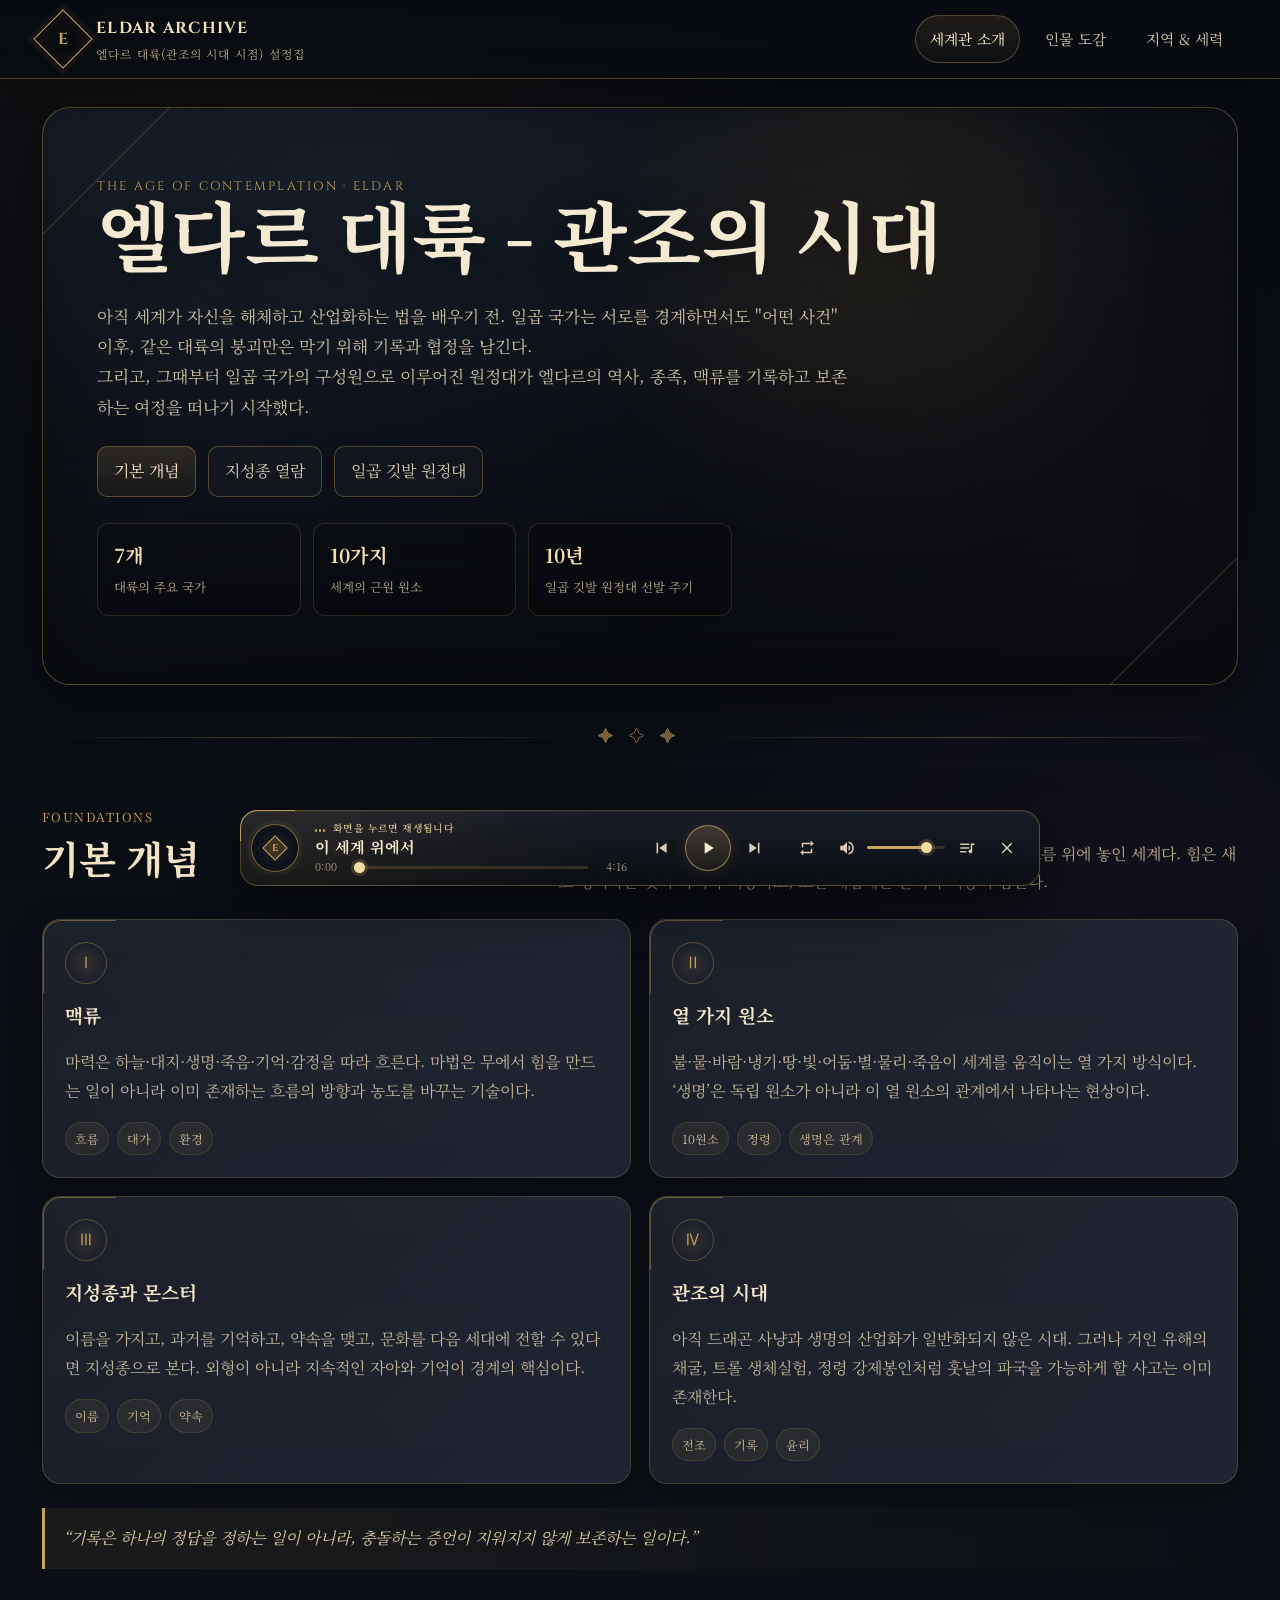
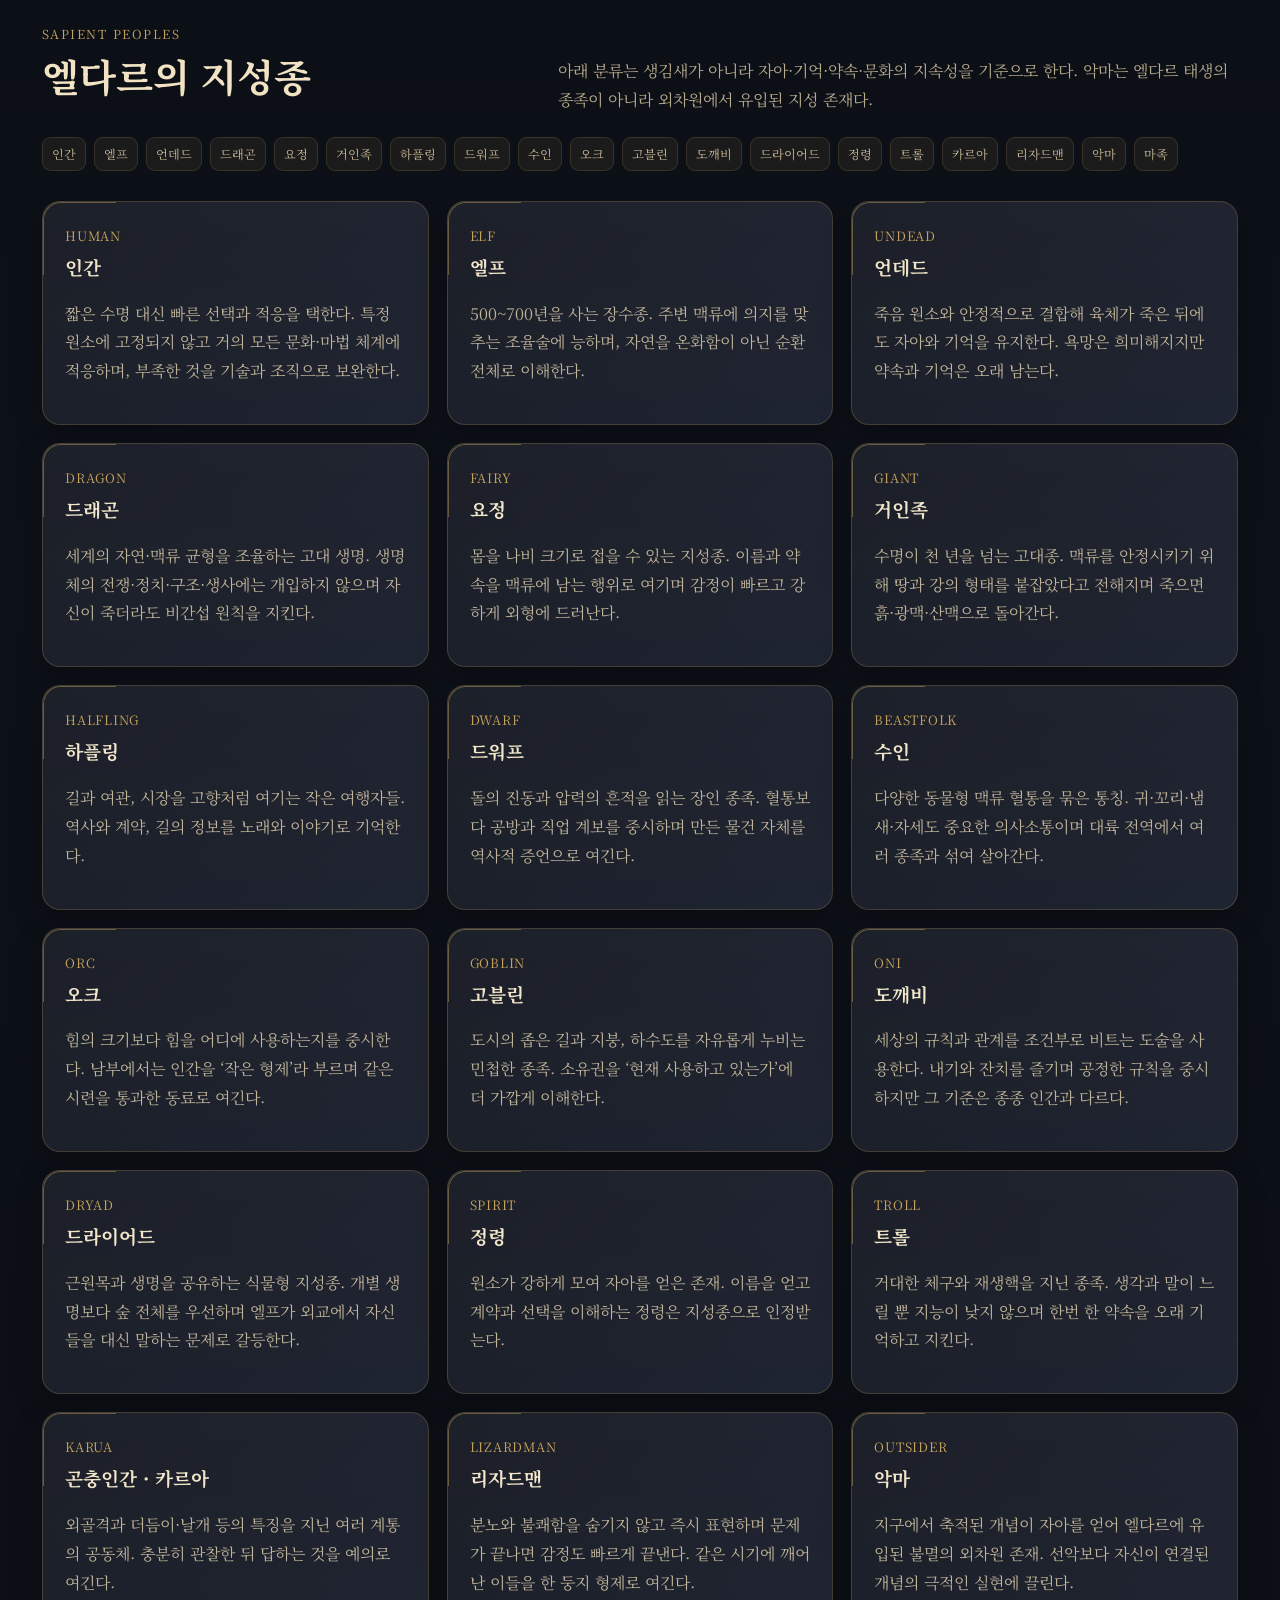
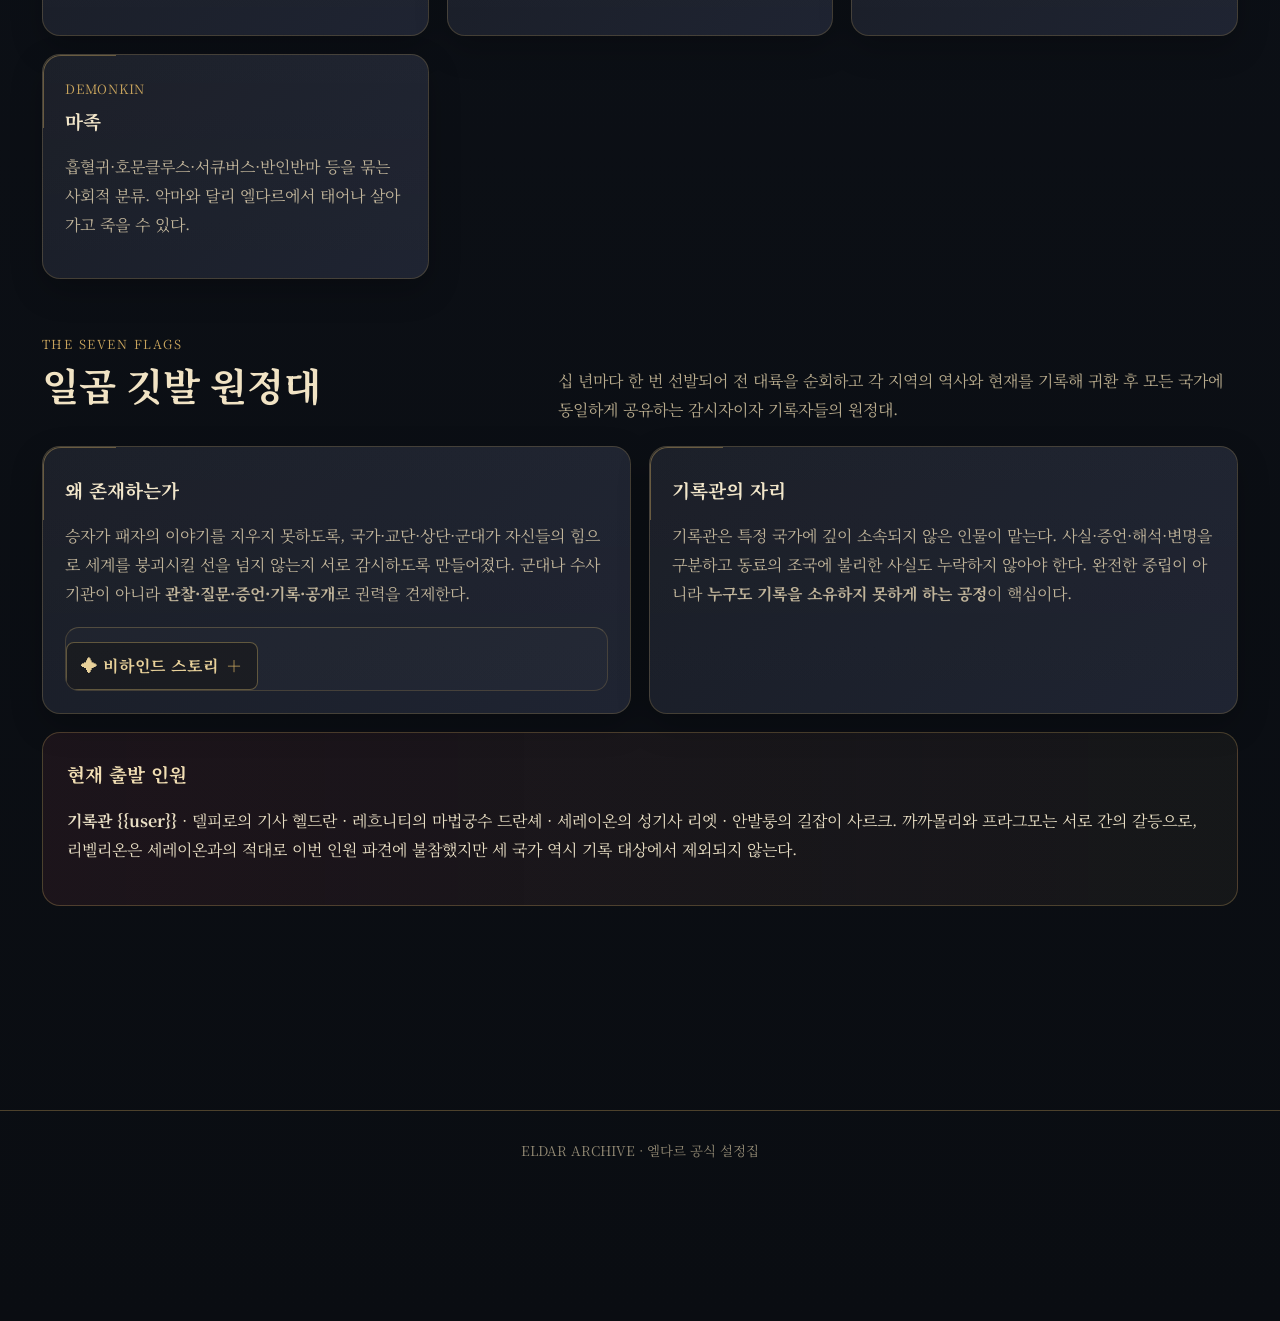
<file: index.html>
<!DOCTYPE html>
<html lang="ko">
<head>
  <meta charset="UTF-8">
  <meta name="viewport" content="width=device-width, initial-scale=1.0">
  <meta name="description" content="엘다르 대륙과 관조의 시대 세계관 소개">
  <title>엘다르 이야기 | 공식 설정집</title>
  <link rel="stylesheet" href="style.css">
    <script src="music-player.js" defer></script>
</head>
<body>
<header class="site-header">
  <div class="nav-wrap">
    <a class="brand" href="index.html">
      <div class="brand-mark"><span>E</span></div>
      <div class="brand-text"><strong>ELDAR ARCHIVE</strong><small>엘다르 대륙(관조의 시대 시점) 설정집</small></div>
    </a>
    <nav class="main-nav">
      <a class="nav-link active" href="index.html">세계관 소개</a>
      <a class="nav-link" href="characters.html">인물 도감</a>
      <a class="nav-link" href="regions.html">지역 &amp; 세력</a>
    </nav>
  </div>
</header>

<main class="page-shell">
  <section class="hero">
    <div class="hero-content">
      <div class="eyebrow">The Age of Contemplation · Eldar</div>
      <h1>엘다르 대륙 - 관조의 시대</h1>
      <p>아직 세계가 자신을 해체하고 산업화하는 법을 배우기 전. 일곱 국가는 서로를 경계하면서도 "어떤 사건" 이후, 같은 대륙의 붕괴만은 막기 위해 기록과 협정을 남긴다.<br>그리고, 그때부터 일곱 국가의 구성원으로 이루어진 원정대가 엘다르의 역사, 종족, 맥류를 기록하고 보존하는 여정을 떠나기 시작했다.</p>
      <div class="hero-actions">
        <a class="btn" href="#world">기본 개념</a>
        <a class="btn ghost" href="#races">지성종 열람</a>
        <a class="btn ghost" href="#expedition">일곱 깃발 원정대</a>
      </div>
      <div class="stats">
        <div class="stat"><b>7개</b><span>대륙의 주요 국가</span></div>
        <div class="stat"><b>10가지</b><span>세계의 근원 원소</span></div>
        <div class="stat"><b>10년</b><span>일곱 깃발 원정대 선발 주기</span></div>
      </div>
    </div>
  </section>

  <div class="rune-rule">✦ ✧ ✦</div>

  <section class="section" id="world">
    <div class="section-head">
      <div><div class="kicker">Foundations</div><h2>기본 개념</h2></div>
      <p>엘다르는 ‘마법이 존재하는 세계’라기보다 모든 현상과 생명이 맥류의 흐름 위에 놓인 세계다. 힘은 새로 생겨나는 것이 아니라 이동하고, 모든 개입에는 흔적과 비용이 남는다.</p>
    </div>
    <div class="grid cols-2">
      <article class="card"><div class="sigil">Ⅰ</div><h3>맥류</h3><p>마력은 하늘·대지·생명·죽음·기억·감정을 따라 흐른다. 마법은 무에서 힘을 만드는 일이 아니라 이미 존재하는 흐름의 방향과 농도를 바꾸는 기술이다.</p><div class="tag-row"><span class="tag">흐름</span><span class="tag">대가</span><span class="tag">환경</span></div></article>
      <article class="card"><div class="sigil">Ⅱ</div><h3>열 가지 원소</h3><p>불·물·바람·냉기·땅·빛·어둠·별·물리·죽음이 세계를 움직이는 열 가지 방식이다. ‘생명’은 독립 원소가 아니라 이 열 원소의 관계에서 나타나는 현상이다.</p><div class="tag-row"><span class="tag">10원소</span><span class="tag">정령</span><span class="tag">생명은 관계</span></div></article>
      <article class="card"><div class="sigil">Ⅲ</div><h3>지성종과 몬스터</h3><p>이름을 가지고, 과거를 기억하고, 약속을 맺고, 문화를 다음 세대에 전할 수 있다면 지성종으로 본다. 외형이 아니라 지속적인 자아와 기억이 경계의 핵심이다.</p><div class="tag-row"><span class="tag">이름</span><span class="tag">기억</span><span class="tag">약속</span></div></article>
      <article class="card"><div class="sigil">Ⅳ</div><h3>관조의 시대</h3><p>아직 드래곤 사냥과 생명의 산업화가 일반화되지 않은 시대. 그러나 거인 유해의 채굴, 트롤 생체실험, 정령 강제봉인처럼 훗날의 파국을 가능하게 할 사고는 이미 존재한다.</p><div class="tag-row"><span class="tag">전조</span><span class="tag">기록</span><span class="tag">윤리</span></div></article>
    </div>
    <blockquote class="quote">“기록은 하나의 정답을 정하는 일이 아니라, 충돌하는 증언이 지워지지 않게 보존하는 일이다.”</blockquote>
  </section>

  <section class="section" id="races">
    <div class="section-head">
      <div><div class="kicker">Sapient Peoples</div><h2>엘다르의 지성종</h2></div>
      <p>아래 분류는 생김새가 아니라 자아·기억·약속·문화의 지속성을 기준으로 한다. 악마는 엘다르 태생의 종족이 아니라 외차원에서 유입된 지성 존재다.</p>
    </div>
    <div class="mini-index">
      <a href="#race-human">인간</a><a href="#race-elf">엘프</a><a href="#race-undead">언데드</a><a href="#race-dragon">드래곤</a><a href="#race-fairy">요정</a><a href="#race-giant">거인족</a><a href="#race-halfling">하플링</a><a href="#race-dwarf">드워프</a><a href="#race-beast">수인</a><a href="#race-orc">오크</a><a href="#race-goblin">고블린</a><a href="#race-dokkaebi">도깨비</a><a href="#race-dryad">드라이어드</a><a href="#race-spirit">정령</a><a href="#race-troll">트롤</a><a href="#race-karua">카르아</a><a href="#race-lizard">리자드맨</a><a href="#race-demon">악마</a><a href="#race-demonkin">마족</a>
    </div>
    <div class="grid cols-3">
      <article class="card" id="race-human"><div class="meta">HUMAN</div><h3>인간</h3><p>짧은 수명 대신 빠른 선택과 적응을 택한다. 특정 원소에 고정되지 않고 거의 모든 문화·마법 체계에 적응하며, 부족한 것을 기술과 조직으로 보완한다.</p></article>
      <article class="card" id="race-elf"><div class="meta">ELF</div><h3>엘프</h3><p>500~700년을 사는 장수종. 주변 맥류에 의지를 맞추는 조율술에 능하며, 자연을 온화함이 아닌 순환 전체로 이해한다.</p></article>
      <article class="card" id="race-undead"><div class="meta">UNDEAD</div><h3>언데드</h3><p>죽음 원소와 안정적으로 결합해 육체가 죽은 뒤에도 자아와 기억을 유지한다. 욕망은 희미해지지만 약속과 기억은 오래 남는다.</p></article>
      <article class="card" id="race-dragon"><div class="meta">DRAGON</div><h3>드래곤</h3><p>세계의 자연·맥류 균형을 조율하는 고대 생명. 생명체의 전쟁·정치·구조·생사에는 개입하지 않으며 자신이 죽더라도 비간섭 원칙을 지킨다.</p></article>
      <article class="card" id="race-fairy"><div class="meta">FAIRY</div><h3>요정</h3><p>몸을 나비 크기로 접을 수 있는 지성종. 이름과 약속을 맥류에 남는 행위로 여기며 감정이 빠르고 강하게 외형에 드러난다.</p></article>
      <article class="card" id="race-giant"><div class="meta">GIANT</div><h3>거인족</h3><p>수명이 천 년을 넘는 고대종. 맥류를 안정시키기 위해 땅과 강의 형태를 붙잡았다고 전해지며 죽으면 흙·광맥·산맥으로 돌아간다.</p></article>
      <article class="card" id="race-halfling"><div class="meta">HALFLING</div><h3>하플링</h3><p>길과 여관, 시장을 고향처럼 여기는 작은 여행자들. 역사와 계약, 길의 정보를 노래와 이야기로 기억한다.</p></article>
      <article class="card" id="race-dwarf"><div class="meta">DWARF</div><h3>드워프</h3><p>돌의 진동과 압력의 흔적을 읽는 장인 종족. 혈통보다 공방과 직업 계보를 중시하며 만든 물건 자체를 역사적 증언으로 여긴다.</p></article>
      <article class="card" id="race-beast"><div class="meta">BEASTFOLK</div><h3>수인</h3><p>다양한 동물형 맥류 혈통을 묶은 통칭. 귀·꼬리·냄새·자세도 중요한 의사소통이며 대륙 전역에서 여러 종족과 섞여 살아간다.</p></article>
      <article class="card" id="race-orc"><div class="meta">ORC</div><h3>오크</h3><p>힘의 크기보다 힘을 어디에 사용하는지를 중시한다. 남부에서는 인간을 ‘작은 형제’라 부르며 같은 시련을 통과한 동료로 여긴다.</p></article>
      <article class="card" id="race-goblin"><div class="meta">GOBLIN</div><h3>고블린</h3><p>도시의 좁은 길과 지붕, 하수도를 자유롭게 누비는 민첩한 종족. 소유권을 ‘현재 사용하고 있는가’에 더 가깝게 이해한다.</p></article>
      <article class="card" id="race-dokkaebi"><div class="meta">ONI</div><h3>도깨비</h3><p>세상의 규칙과 관계를 조건부로 비트는 도술을 사용한다. 내기와 잔치를 즐기며 공정한 규칙을 중시하지만 그 기준은 종종 인간과 다르다.</p></article>
      <article class="card" id="race-dryad"><div class="meta">DRYAD</div><h3>드라이어드</h3><p>근원목과 생명을 공유하는 식물형 지성종. 개별 생명보다 숲 전체를 우선하며 엘프가 외교에서 자신들을 대신 말하는 문제로 갈등한다.</p></article>
      <article class="card" id="race-spirit"><div class="meta">SPIRIT</div><h3>정령</h3><p>원소가 강하게 모여 자아를 얻은 존재. 이름을 얻고 계약과 선택을 이해하는 정령은 지성종으로 인정받는다.</p></article>
      <article class="card" id="race-troll"><div class="meta">TROLL</div><h3>트롤</h3><p>거대한 체구와 재생핵을 지닌 종족. 생각과 말이 느릴 뿐 지능이 낮지 않으며 한번 한 약속을 오래 기억하고 지킨다.</p></article>
      <article class="card" id="race-karua"><div class="meta">KARUA</div><h3>곤충인간 · 카르아</h3><p>외골격과 더듬이·날개 등의 특징을 지닌 여러 계통의 공동체. 충분히 관찰한 뒤 답하는 것을 예의로 여긴다.</p></article>
      <article class="card" id="race-lizard"><div class="meta">LIZARDMAN</div><h3>리자드맨</h3><p>분노와 불쾌함을 숨기지 않고 즉시 표현하며 문제가 끝나면 감정도 빠르게 끝낸다. 같은 시기에 깨어난 이들을 한 둥지 형제로 여긴다.</p></article>
      <article class="card" id="race-demon"><div class="meta">OUTSIDER</div><h3>악마</h3><p>지구에서 축적된 개념이 자아를 얻어 엘다르에 유입된 불멸의 외차원 존재. 선악보다 자신이 연결된 개념의 극적인 실현에 끌린다.</p></article>
      <article class="card" id="race-demonkin"><div class="meta">DEMONKIN</div><h3>마족</h3><p>흡혈귀·호문클루스·서큐버스·반인반마 등을 묶는 사회적 분류. 악마와 달리 엘다르에서 태어나 살아가고 죽을 수 있다.</p></article>
    </div>
  </section>

  <section class="section" id="expedition">
    <div class="section-head">
      <div><div class="kicker">The Seven Flags</div><h2>일곱 깃발 원정대</h2></div>
      <p>십 년마다 한 번 선발되어 전 대륙을 순회하고 각 지역의 역사와 현재를 기록해 귀환 후 모든 국가에 동일하게 공유하는 감시자이자 기록자들의 원정대.</p>
    </div>
    <div class="grid cols-2">
      <article class="card">
  <h3>왜 존재하는가</h3>
  <p>
    승자가 패자의 이야기를 지우지 못하도록, 국가·교단·상단·군대가 자신들의 힘으로 세계를 붕괴시킬 선을 넘지 않는지 서로 감시하도록 만들어졌다.
    군대나 수사기관이 아니라 <strong>관찰·질문·증언·기록·공개</strong>로 권력을 견제한다.
  </p>

  <details style="
    margin-top:18px;
    border-top:1px solid rgba(214,184,112,.28);
    padding-top:14px;
  ">
    <summary style="
      cursor:pointer;
      list-style:none;
      display:inline-flex;
      align-items:center;
      gap:8px;
      padding:9px 14px;
      border:1px solid rgba(214,184,112,.38);
      border-radius:8px;
      color:#e8d19a;
      background:rgba(20,16,11,.38);
      font-weight:700;
      letter-spacing:.04em;
      user-select:none;
    ">
      ✦ 비하인드 스토리
    </summary>

    <div style="
      margin-top:16px;
      padding:18px;
      border:1px solid rgba(214,184,112,.18);
      border-radius:10px;
      background:rgba(8,10,14,.38);
      line-height:1.85;
    ">

      <div style="
        margin-bottom:18px;
        padding-bottom:14px;
        border-bottom:1px solid rgba(214,184,112,.18);
      ">
        <div style="
          color:#bca777;
          font-size:.76rem;
          letter-spacing:.12em;
          margin-bottom:5px;
        ">
          IMMORTAL ARCHIVE · RESTRICTED HISTORICAL NOTE
        </div>

        <strong style="
          display:block;
          color:#ead8ae;
          font-size:1.02rem;
          margin-bottom:7px;
        ">
          불멸기록원 보존문서 — 「일곱 개의 진실」
        </strong>

        <span style="
          color:#a99d87;
          font-size:.8rem;
        ">
          작성자: 불멸기록원장 에리두 김<br>
          분류: 일곱 깃발 원정대 창설사 / 제1차 원정 이전 기록
        </span>
      </div>

      <p>
        지금 사람들은 일곱 깃발 원정대를 평화의 상징이라고 부르지.<br><br>

        틀린 말은 아니야.<br><br>

        다만 아주 예쁘게 줄인 말일 뿐.<br><br>

        처음부터 일곱 나라가 서로를 믿어서 만든 조직은 아니었거든.<br>
        오히려 정반대야.<br><br>

        <strong>일곱 깃발 원정대는, 일곱 개의 깃발이 서로를 믿을 수 없었기 때문에 만들어졌어.</strong>
      </p>

      <hr style="border:0;border-top:1px solid rgba(214,184,112,.16);margin:22px 0;">

      <p>
        약 백 년 전, 엘다르의 일곱 나라는 동시에 여러 문제를 겪고 있었어.<br><br>

        남부에서는 가뭄이 길어져 안발룽의 부족들이 식량과 물을 찾아 이동했고,<br>
        델피로와 세레이온의 변경에서는 그 이동을 경계하기 시작했지.<br><br>

        레흐니티에서는 중앙 맥류의 이상과 외부 물자의 검역 문제가 겹쳤고,<br>
        프라그모에서는 아르카대하 상류의 빙하 유출량이 이전과 달라졌다는 보고가 올라왔어.<br><br>

        까까몰리의 상단은 위험해진 항로의 운임을 올렸고,<br>
        리벨리온에서는 대륙 여러 지역의 마력 흐름을 비교해야 한다며 자료 공개를 요구했지.<br><br>

        하나씩 놓고 보면 전부 이유가 있었어.<br><br>

        그게 문제였지.
      </p>

      <p>
        델피로 기록에는 이렇게 적혔어.<br><br>

        <em>“안발룽 무장집단이 변경을 넘어 곡물을 탈취하고 있다.”</em><br><br>

        사실이야.<br>
        실제로 약탈은 있었어.<br><br>

        그런데 그 기록만 보면 그 전에 몇 달 동안 이어진 식량 부족과 실패한 교섭은 잘 보이지 않았지.
      </p>

      <p>
        안발룽 쪽에서는 반대로 기록했어.<br><br>

        <em>“북부와 동부의 국가들이 식량을 통제해 남부 부족을 굶기고 있다.”</em><br><br>

        이것도 완전히 거짓은 아니었어.<br>
        검문도 있었고 수출 제한도 있었으니까.<br><br>

        하지만 일곱 국가가 함께 남부를 굶기기로 합의했다는 증거는 없었지.
      </p>

      <p>
        세레이온은 국경 주민을 지키기 위해 성기사대를 증원했다고 기록했고,<br>
        안발룽에서는 그것을 침공 준비라고 읽었어.<br><br>

        레흐니티는 숲과 맥류를 보호하기 위해 통행을 제한했지만,<br>
        다른 나라에서는 대륙 중앙의 길을 정치적으로 막는다고 의심했지.<br><br>

        까까몰리는 위험한 항로의 가격을 올렸어.<br>
        상단 기록으로는 정상적인 위험비용이었지만,<br>
        물자를 기다리는 사람에게는 사실상의 봉쇄처럼 보였고.<br><br>

        프라그모의 비축은 북부의 불안정한 수운에 대비한 것이었지만,<br>
        델피로에서는 물가가 오르는 동안 곡물을 움켜쥔다고 봤어.<br><br>

        리벨리온이 맥류 정보를 요구하자 이번에는 다른 나라들이 생각했지.<br><br>

        <em>“왜 저들이 우리 지역의 마력자료까지 필요로 하지?”</em>
      </p>

      <p>
        재미있는 건 말이야.<br><br>

        <strong>어느 나라의 기록에도 완전한 거짓말은 거의 없었다는 거야.</strong><br><br>

        모두가 사실을 적었어.<br><br>

        자기 자리에서 보이는 사실을.
      </p>

      <hr style="border:0;border-top:1px solid rgba(214,184,112,.16);margin:22px 0;">

      <p>
        그러다 작은 국경 충돌 하나가 터졌어.<br><br>

        지금도 누가 먼저 무기를 들었는지는 확인되지 않았어.<br><br>

        한쪽 생존자는 상대가 먼저 활을 겨눴다고 했고,<br>
        반대편 생존자는 상대의 움직임을 보고 대응했을 뿐이라고 했지.<br><br>

        근처 상인은 경고사격을 먼저 들었다고 증언했어.<br>
        다른 주민은 비명이 먼저였다고 했고.<br><br>

        철수명령을 들고 달리던 전령도 있었지만,<br>
        그 명령이 교전 전에 도착했는지 뒤에 도착했는지는 끝내 확인하지 못했어.
      </p>

      <p>
        사망자 숫자만 보면 대륙전쟁이라고 부를 만한 사건은 아니었지.<br><br>

        그런데 이미 모두가 상대를 의심하고 있었거든.<br><br>

        그래서 일곱 나라가 똑같은 말을 시작했어.<br><br>

        <em>“보았는가. 저들이 먼저 움직였다.”</em>
      </p>

      <p>
        델피로는 변경군을 늘렸고,<br>
        안발룽은 부족 전력을 집결시켰고,<br>
        세레이온은 성기사 전력을 움직였어.<br><br>

        레흐니티는 통행을 더 엄격하게 제한했고,<br>
        까까몰리의 상선에는 호위가 늘었어.<br><br>

        프라그모도 북부 이동을 감시했고,<br>
        리벨리온 역시 흑요장벽의 경계를 강화했지.<br><br>

        그리고 신기하게도 모두가 같은 말을 했어.<br><br>

        <em>“우리는 공격하려는 것이 아니다.”</em>
      </p>

      <p>
        문제는 아무도 다른 여섯 나라가 하는 똑같은 말을 믿지 않았다는 거야.
      </p>

      <hr style="border:0;border-top:1px solid rgba(214,184,112,.16);margin:22px 0;">

      <p>
        그때 불멸기록원에는 일곱 나라에서 보내온 기록이 차례로 도착했어.<br><br>

        우리는 그것들을 한 자리에 놓고 읽었지.<br><br>

        아주 이상한 결과가 나왔어.
      </p>

      <p>
        델피로의 기록만 읽으면 델피로가 피해자였어.<br><br>

        안발룽의 기록만 읽으면 안발룽이 피해자였고.<br><br>

        세레이온의 기록만 보면 병력 증원은 당연한 방어였어.<br><br>

        레흐니티 기록만 보면 숲을 닫지 않는 쪽이 무책임했고,<br>
        까까몰리 기록만 보면 운임 인상은 합리적이었지.<br><br>

        프라그모의 비축도 타당했고,<br>
        리벨리온의 정보 요구 역시 그들의 관측자료만 보면 필요했어.
      </p>

      <p>
        일곱 기록.<br><br>

        일곱 개의 진실.<br><br>

        그런데 그 일곱 개를 한꺼번에 놓으면,<br>
        어느 것도 대륙 전체에서 일어난 일을 혼자 설명하지 못했어.
      </p>

      <p>
        그래서 나는 그 사건을 개인적으로 <strong>「일곱 개의 진실」</strong>이라고 부르기 시작했어.<br><br>

        진실이 일곱 개라서가 아니야.<br><br>

        누구나 자기 조각 하나를 진실 전체라고 부르고 있었으니까.
      </p>

      <hr style="border:0;border-top:1px solid rgba(214,184,112,.16);margin:22px 0;">

      <p>
        그때 불멸기록원에서 새로운 제안이 나왔어.<br><br>

        어느 나라 기록이 옳은지 프라그모가 판결하지 말자.<br><br>

        새로운 공식 진실을 하나 만들어 일곱 나라 위에 올려놓지도 말자.<br><br>

        대신 직접 가자.
      </p>

      <p>
        군인에게 묻고.<br>
        주민에게 묻고.<br>
        상인에게 묻고.<br>
        성직자에게 묻고.<br>
        피난민에게 묻고.<br>
        관리에게 묻고.<br><br>

        서로 모순되는 증언이라도 지우지 말고 기록하자.
      </p>

      <p>
        <em>“A는 이렇게 증언했다.”</em><br><br>

        <em>“B는 이를 부인했다.”</em><br><br>

        <em>“현장에서 확인된 사실은 여기까지다.”</em><br><br>

        <em>“누가 먼저 공격했는지는 확인할 수 없다.”</em>
      </p>

      <p>
        모르면 모른다고 적는 거야.<br><br>

        별거 아닌 것 같지?<br><br>

        기록하는 사람한테는 꽤 어려운 일이야.<br><br>

        사람은 빈칸을 보면 채우고 싶어하거든.
      </p>

      <p>
        <strong>특히 자기 생각으로.</strong>
      </p>

      <hr style="border:0;border-top:1px solid rgba(214,184,112,.16);margin:22px 0;">

      <p>
        당연히 다른 나라들이 곧바로 동의한 건 아니야.<br><br>

        델피로는 물었어.<br><br>

        <em>“누가 그 기록을 관리하는가?”</em><br><br>

        안발룽은 물었지.<br><br>

        <em>“프라그모 사람이 쓴 기록을 왜 믿어야 하지?”</em><br><br>

        레흐니티는 숲 내부의 정보가 외부 정치에 이용되는 것을 걱정했고,<br>
        세레이온에서도 교단의 기록과 증언을 어떤 방식으로 다룰지를 두고 논쟁했어.<br><br>

        까까몰리는 계약과 항로 정보의 공개 범위를 문제 삼았고.<br><br>

        리벨리온에서는 아주 괜찮은 질문을 하나 했지.
      </p>

      <p>
        <em>“기록을 만들어놓고 프라그모만 가지고 있으면 결국 새로운 정보독점 아닌가?”</em>
      </p>

      <p>
        맞는 말이었어.
      </p>

      <p>
        그래서 지금까지 이어지는 원칙이 만들어졌지.<br><br>

        <strong>완성된 원정 기록은 어느 한 국가의 소유물이 아니다.</strong><br><br>

        프라그모도 먼저 독점하지 않는다.<br><br>

        왕에게 비밀리에 팔지 않는다.<br><br>

        상단이 돈을 더 낸다고 먼저 보여주지 않는다.<br><br>

        어느 나라와 협상이 필요하다고 공개를 늦추지도 않는다.
      </p>

      <p>
        귀환 후 정리된 기록은<br>
        <strong>같은 내용으로, 같은 날, 일곱 국가 모두에게 공개한다.</strong>
      </p>

      <p>
        누구도 기록을 자기 깃발 아래 숨기지 못하게 하기 위해서야.
      </p>

      <hr style="border:0;border-top:1px solid rgba(214,184,112,.16);margin:22px 0;">

      <p>
        그리고 ‘일곱 깃발’이라는 이름도 그때 생겼어.<br><br>

        창설 협정이 맺어질 때 일곱 국가는 각자의 깃발을 하나씩 보냈어.<br><br>

        원정대를 지휘하라는 뜻이 아니었어.<br><br>

        오히려 반대였지.
      </p>

      <p>
        <strong>일곱 깃발을 모두 세워놓고, 어느 하나의 깃발 아래에도 들어가지 않겠다는 뜻.</strong>
      </p>

      <p>
        그래서 일곱 깃발은 구성원 숫자를 의미하지 않아.<br><br>

        원정대에 반드시 일곱 명이 있어야 한다는 뜻도 아니고,<br>
        매번 일곱 나라가 한 명씩 사람을 보내야 한다는 뜻도 아니야.<br><br>

        어떤 나라는 사람을 보내지 않을 수도 있어.<br><br>

        그래도 그 나라의 깃발은 치우지 않아.
      </p>

      <p>
        <strong>참가하지 않았다는 것과 기록에서 제외된다는 것은 전혀 다른 말이니까.</strong>
      </p>

      <p>
        일곱 깃발의 진짜 뜻은 단순해.<br><br>

        어느 나라도 기록 앞에서 특별대우를 받지 않는다.<br><br>

        어느 나라도 기록 밖으로 밀려나지 않는다.
      </p>

      <hr style="border:0;border-top:1px solid rgba(214,184,112,.16);margin:22px 0;">

      <p>
        첫 원정이 시작됐을 때 사람들은 별 기대를 안 했어.<br><br>

        당연하지.<br><br>

        종이와 붓을 들고 대륙을 돌아다닌다고 전쟁이 사라질 것 같아?<br><br>

        실제로도 안 사라졌어.
      </p>

      <p>
        일곱 깃발 원정대는 군대가 아니야.<br><br>

        전쟁을 강제로 멈출 권한도 없어.<br><br>

        범인을 잡는 수사기관도 아니고,<br>
        왕을 심판하는 재판소도 아니지.<br><br>

        우리가 할 수 있는 건 보는 것.<br><br>

        묻는 것.<br><br>

        증언을 모으는 것.<br><br>

        확인하는 것.<br><br>

        그리고 남기는 것.
      </p>

      <p>
        처음 몇 년 동안은 그게 무슨 힘이 있느냐는 말을 많이 들었어.<br><br>

        그런데 시간이 지나니까 조금씩 달라지더라.
      </p>

      <p>
        어느 지방관이 피난민 숫자를 줄여 보고하려다가 멈췄어.<br><br>

        부하가 말했거든.<br><br>

        <em>“이번 원정대가 이 지역을 지나갑니다.”</em>
      </p>

      <p>
        어느 군부대가 민간인 피해를 다른 집단의 소행으로 돌리려 했어.<br><br>

        생존자가 말했지.<br><br>

        <em>“그 사람들에게도 이미 이야기했습니다.”</em>
      </p>

      <p>
        어떤 상단은 위험한 항로를 안전하다고 광고하려다가 계약서를 고쳤어.<br><br>

        누군가 이런 말을 했으니까.<br><br>

        <em>“십 년 뒤에도 그 기록 남아 있을 텐데?”</em>
      </p>

      <p>
        우리가 처벌한 게 아니야.<br><br>

        잡아간 것도 아니고.<br><br>

        그냥 숨기는 비용이 비싸진 거지.
      </p>

      <p>
        자기 나라 사람 몇 명한테만 거짓말하면 끝날 일이 아니게 됐으니까.<br><br>

        다른 여섯 나라가 보고.<br>
        다음 세대가 보고.<br>
        자기 후임도 보게 되니까.
      </p>

      <hr style="border:0;border-top:1px solid rgba(214,184,112,.16);margin:22px 0;">

      <p>
        물론 우리의 기록이 언제나 평화를 만든 것은 아니야.<br><br>

        어떤 기록은 오히려 싸움을 키웠어.<br><br>

        자기 나라가 저지른 일을 외국까지 알게 됐다고 화내는 사람도 있었고,<br>
        상대편 증언을 기록했다는 이유로 우리를 편파적이라고 부르는 사람도 있었지.
      </p>

      <p>
        그럴 때는 지우지 않았어.
      </p>

      <p>
        누군가 말하면 적었고.<br><br>

        다른 사람이 부인하면 그것도 적었어.<br><br>

        우리가 틀렸을 가능성이 있으면 그것 역시 기록했지.
      </p>

      <p>
        사실과 증언을 구분하고.<br>
        증언과 해석을 구분하고.<br>
        해석과 변명을 구분한다.<br><br>

        그리고 구분하지 못한 것은 못 했다고 쓴다.
      </p>

      <p>
        그게 우리가 말하는 중립이야.<br><br>

        아무 생각도 갖지 않는다는 뜻이 아니야.
      </p>

      <hr style="border:0;border-top:1px solid rgba(214,184,112,.16);margin:22px 0;">

      <p>
        왜 십 년마다 다시 보내느냐고?<br><br>

        기록은 완성되는 순간부터 오래되기 시작하니까.
      </p>

      <p>
        십 년이면 왕이 바뀔 수 있어.<br><br>

        지방관이 바뀌고,<br>
        국경이 달라지고,<br>
        새로운 기술이 생기고,<br>
        옛 피해자가 권력을 가질 수도 있지.<br><br>

        개혁을 약속했던 사람이 약속을 지켰는지도 봐야 하고.<br><br>

        예전에 옳다고 적었던 판단이 지금도 옳은지도 다시 봐야 해.
      </p>

      <p>
        그래서 다음 원정대는 이전 원정대를 그대로 복제하지 않아.<br><br>

        구성원이 바뀌고,<br><br>

        시선도 바뀌어.<br><br>

        이전 기록을 성전처럼 들고 확인하러 가는 게 아니야.<br><br>

        <strong>이전 기록까지 다시 의심할 수 있는 사람들이 가는 거지.</strong>
      </p>

      <p>
        그렇게 백 년 동안 열 번의 원정이 출발했어.<br><br>

        매번 다른 얼굴들이 이 기록원에서 지도와 빈 장부를 받아 들고 나갔지.<br><br>

        어떤 사람은 돌아왔고.<br>
        어떤 사람은 돌아오지 못했고.<br>
        어떤 사람은 출발할 때와 완전히 다른 생각을 가지고 돌아왔어.
      </p>

      <p>
        나는 그걸 전부 봤고.
      </p>

      <hr style="border:0;border-top:1px solid rgba(214,184,112,.16);margin:22px 0;">

      <p>
        요즘은 사람들이 일곱 깃발 원정대를 <strong>‘평화의 상징’</strong>이라고 부르더라.<br><br>

        듣기 좋지.<br><br>

        틀리다고 할 생각은 없어.<br><br>

        다만 그 이유를 착각하면 곤란해.
      </p>

      <p>
        <strong>
          원정대가 평화의 상징이라고 불리는 이유는 모두가 서로를 사랑해서가 아니야.<br>
          자기들이 한 일이 다른 나라와 다음 세대에게 그대로 알려질 수 있다는 걸 알기 때문이지.
        </strong>
      </p>

      <p>
        기록이 군대를 막아주지는 않아.<br><br>

        기록이 굶주린 사람한테 밥을 주지도 않고.<br><br>

        죽은 사람을 다시 살리는 건 더더욱 못 하지.
      </p>

      <p>
        그래도 한 가지는 할 수 있어.
      </p>

      <p>
        <strong>
          기록이 죽은 사람을 살리지는 못해.<br>
          하지만 그 죽음을 없던 일로 만들려는 사람과는 싸울 수 있어.
        </strong>
      </p>

      <p>
        물론 여기서 말하는 싸움에 검은 필요 없어.<br><br>

        한 사람이 말한 이야기를 다른 사람이 지우려고 하면,<br>
        지워진 이야기를 다시 옆에 놓으면 돼.
      </p>

      <p>
        어느 나라가 자기 기록만을 ‘유일한 진실’이라고 말하면,<br>
        우리는 그 옆에 다른 증언을 펼친다.
      </p>

      <p>
        그것 때문에 일곱 깃발 원정대가 만들어졌어.
      </p>

      <p>
        대륙에 하나의 완벽한 진실을 만들기 위해서가 아니야.<br><br>

        <strong>
          누군가 하나의 진실만 남기려고 할 때,<br>
          지워질 다른 증언들이 끝까지 함께 남아 있도록 하기 위해서야.
        </strong>
      </p>

      <hr style="border:0;border-top:1px solid rgba(214,184,112,.16);margin:22px 0;">

      <p style="
        margin-bottom:0;
        padding:14px 15px;
        border-left:3px solid rgba(214,184,112,.58);
        background:rgba(214,184,112,.055);
        color:#cbbd9f;
      ">
        <strong style="color:#ead8ae;">— 기록원장 에리두 김, 후대의 일곱 깃발 원정대원들을 위한 주석</strong><br><br>

        중립은 아무 의견도 갖지 않는 게 아니야.<br><br>

        사실과 증언, 해석과 변명을 구분해.<br>
        네가 틀릴 가능성도 숨기지 말고.<br><br>

        그리고 누구도 기록을 자기 나라의 소유물로 만들게 두지 마.<br><br>

        아, 그리고 일곱 깃발이라고 일곱 명을 채워야 하는 건 아니니까 사람 숫자 세다가 보고서 첫 장부터 틀리지 말고.<br><br>

        깃발은 일곱이야.<br>
        너희 편이 일곱이라는 뜻이 아니라,<br>
        <strong>어느 하나만 너희 편이 되어서는 안 된다는 뜻이지.</strong>
      </p>

    </div>
  </details>
</article>
      <article class="card"><h3>기록관의 자리</h3><p>기록관은 특정 국가에 깊이 소속되지 않은 인물이 맡는다. 사실·증언·해석·변명을 구분하고 동료의 조국에 불리한 사실도 누락하지 않아야 한다. 완전한 중립이 아니라 <strong>누구도 기록을 소유하지 못하게 하는 공정</strong>이 핵심이다.</p></article>
    </div>
    <div class="callout" style="margin-top:18px"><h3>현재 출발 인원</h3><p><strong>기록관 {{user}}</strong> · 델피로의 기사 헬드란 · 레흐니티의 마법궁수 드란셰 · 세레이온의 성기사 리엣 · 안발룽의 길잡이 사르크. 까까몰리와 프라그모는 서로 간의 갈등으로, 리벨리온은 세레이온과의 적대로 이번 인원 파견에 불참했지만 세 국가 역시 기록 대상에서 제외되지 않는다.</p></div>
  </section>
</main>
<footer class="site-footer">ELDAR ARCHIVE · 엘다르 공식 설정집</footer>
</body>
</html>
</file>
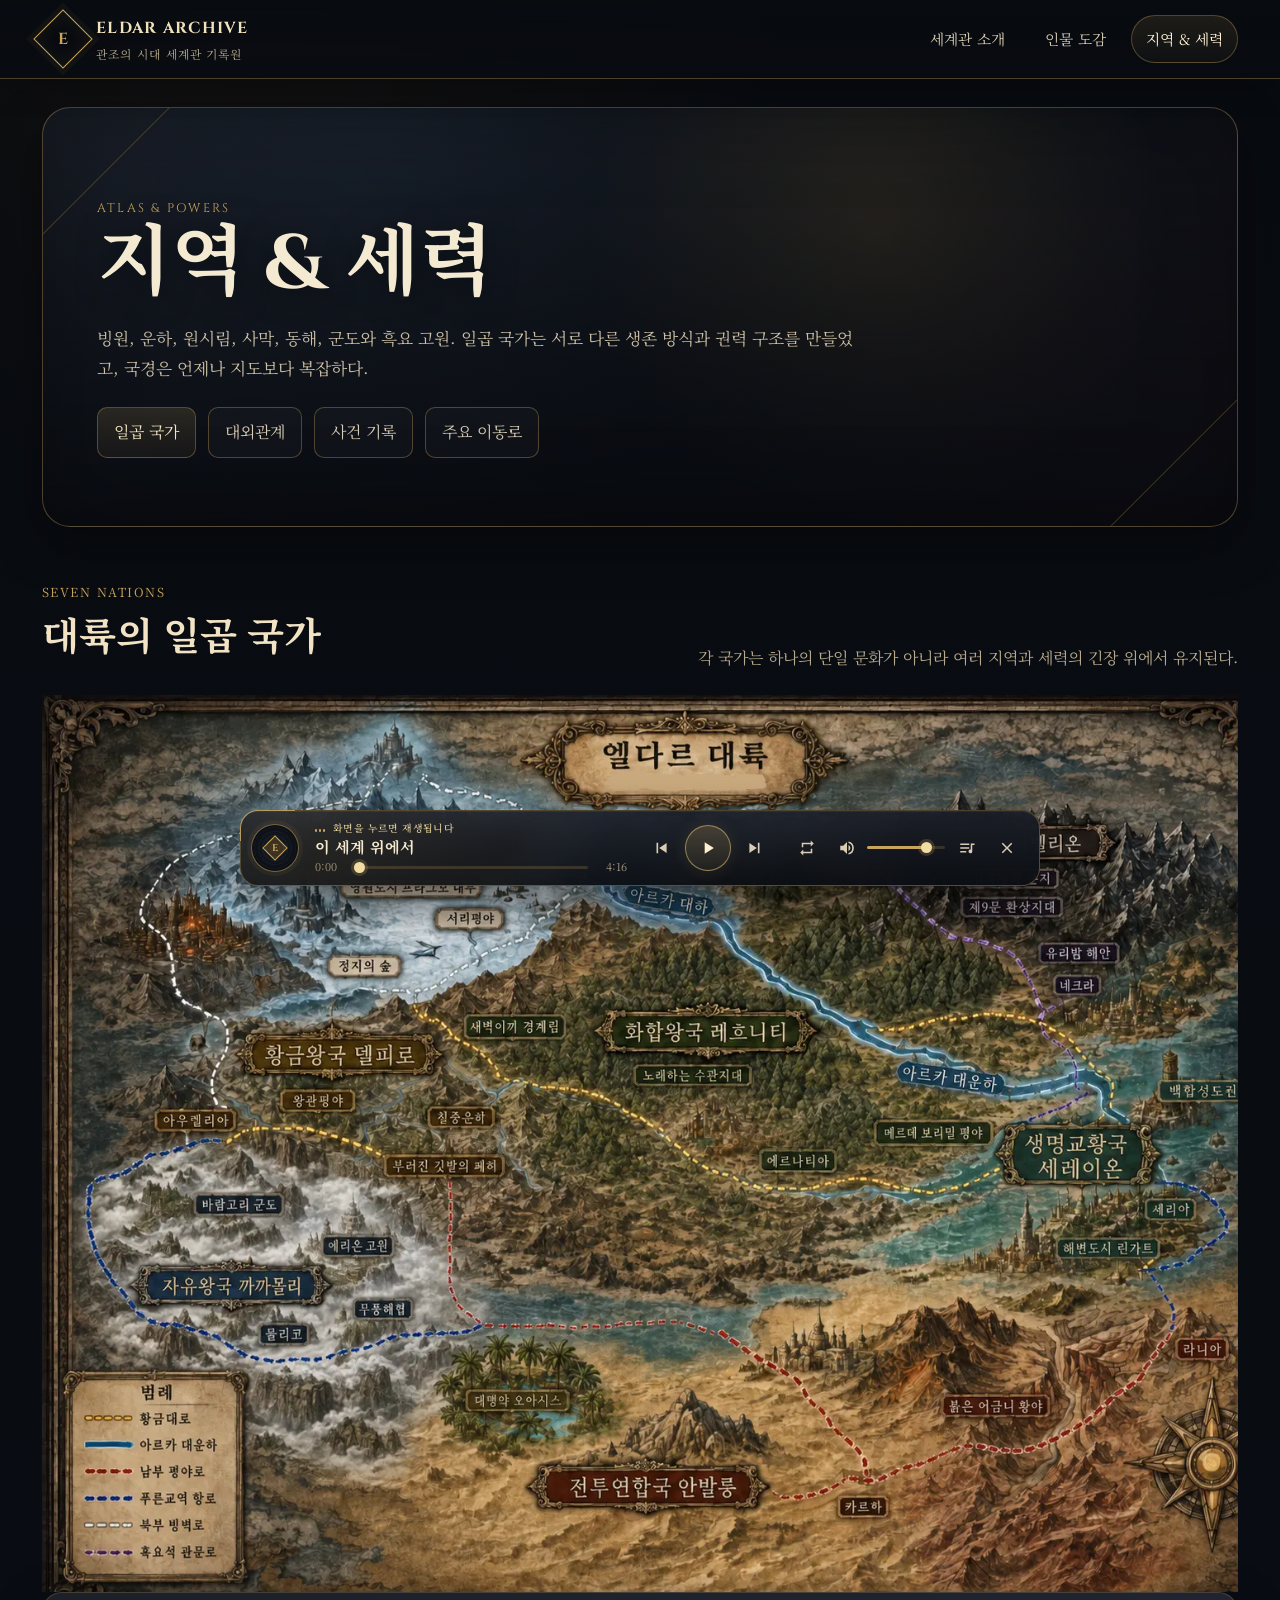
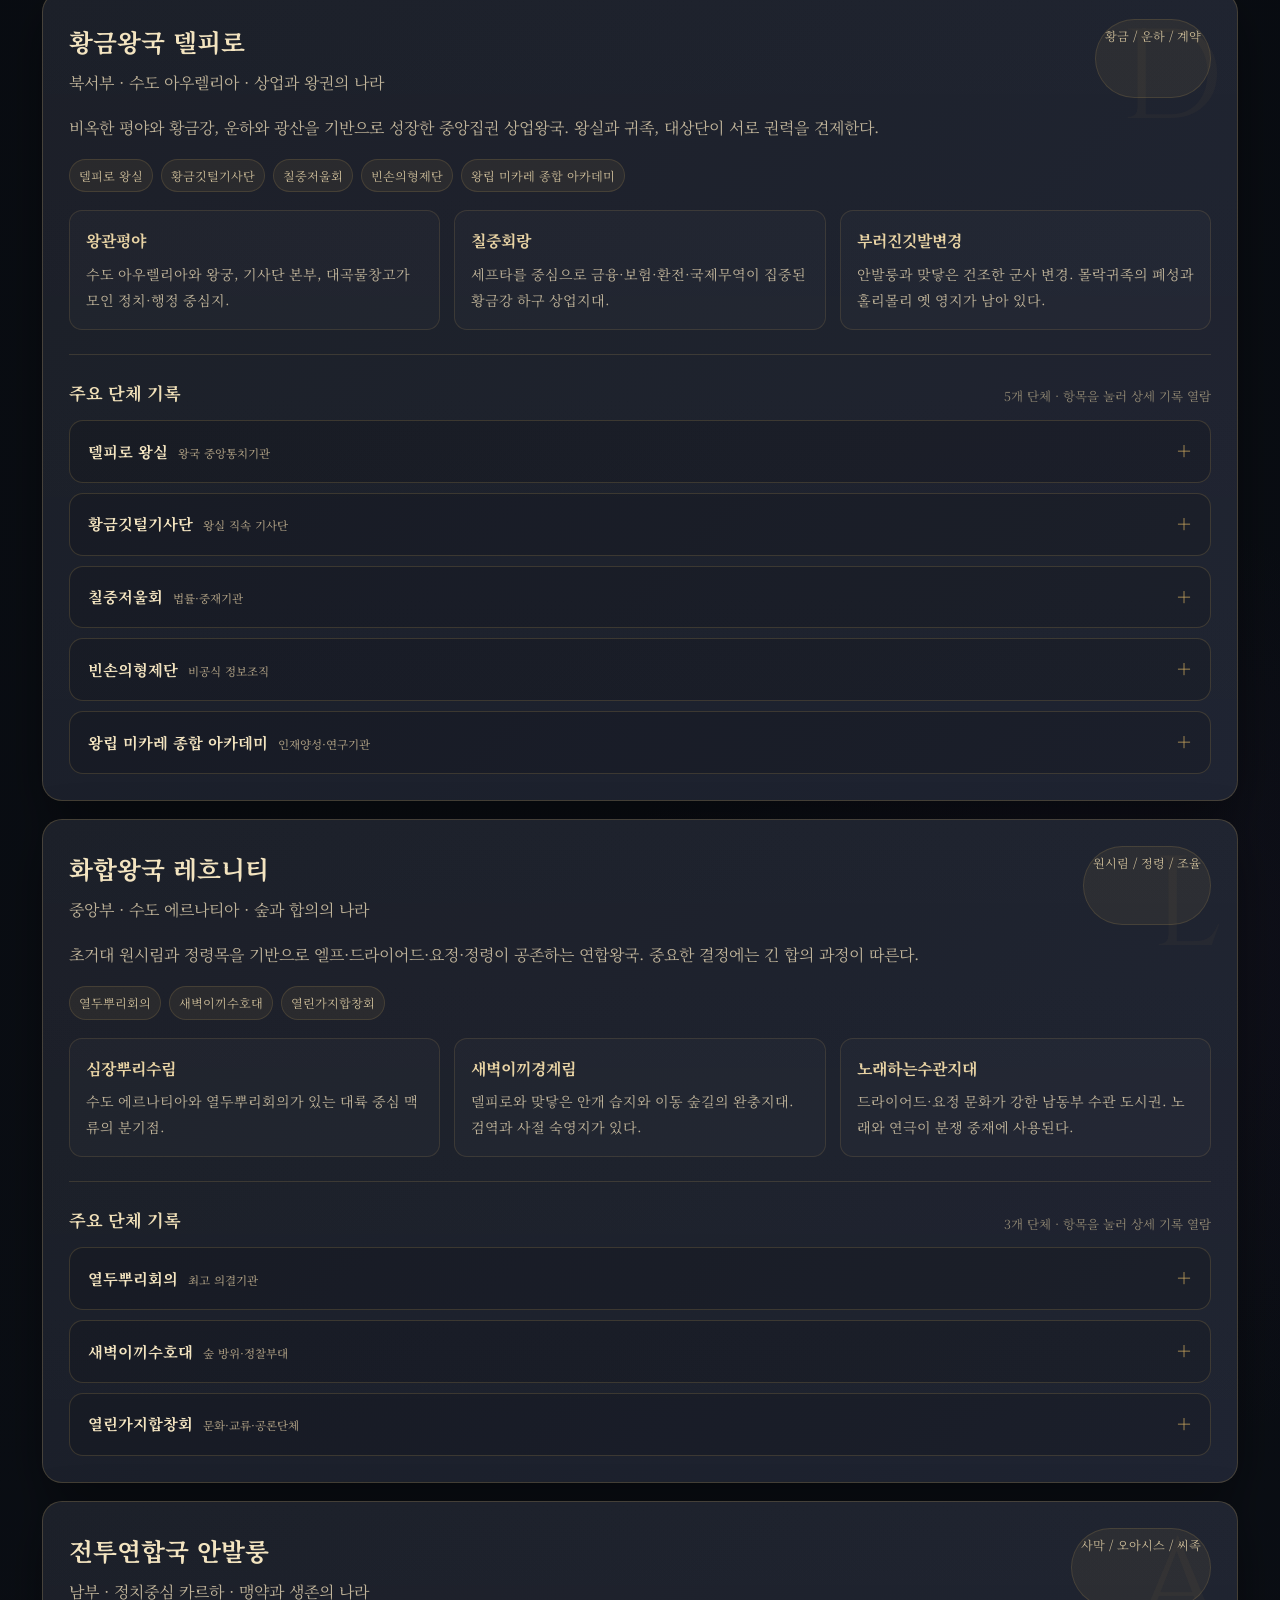
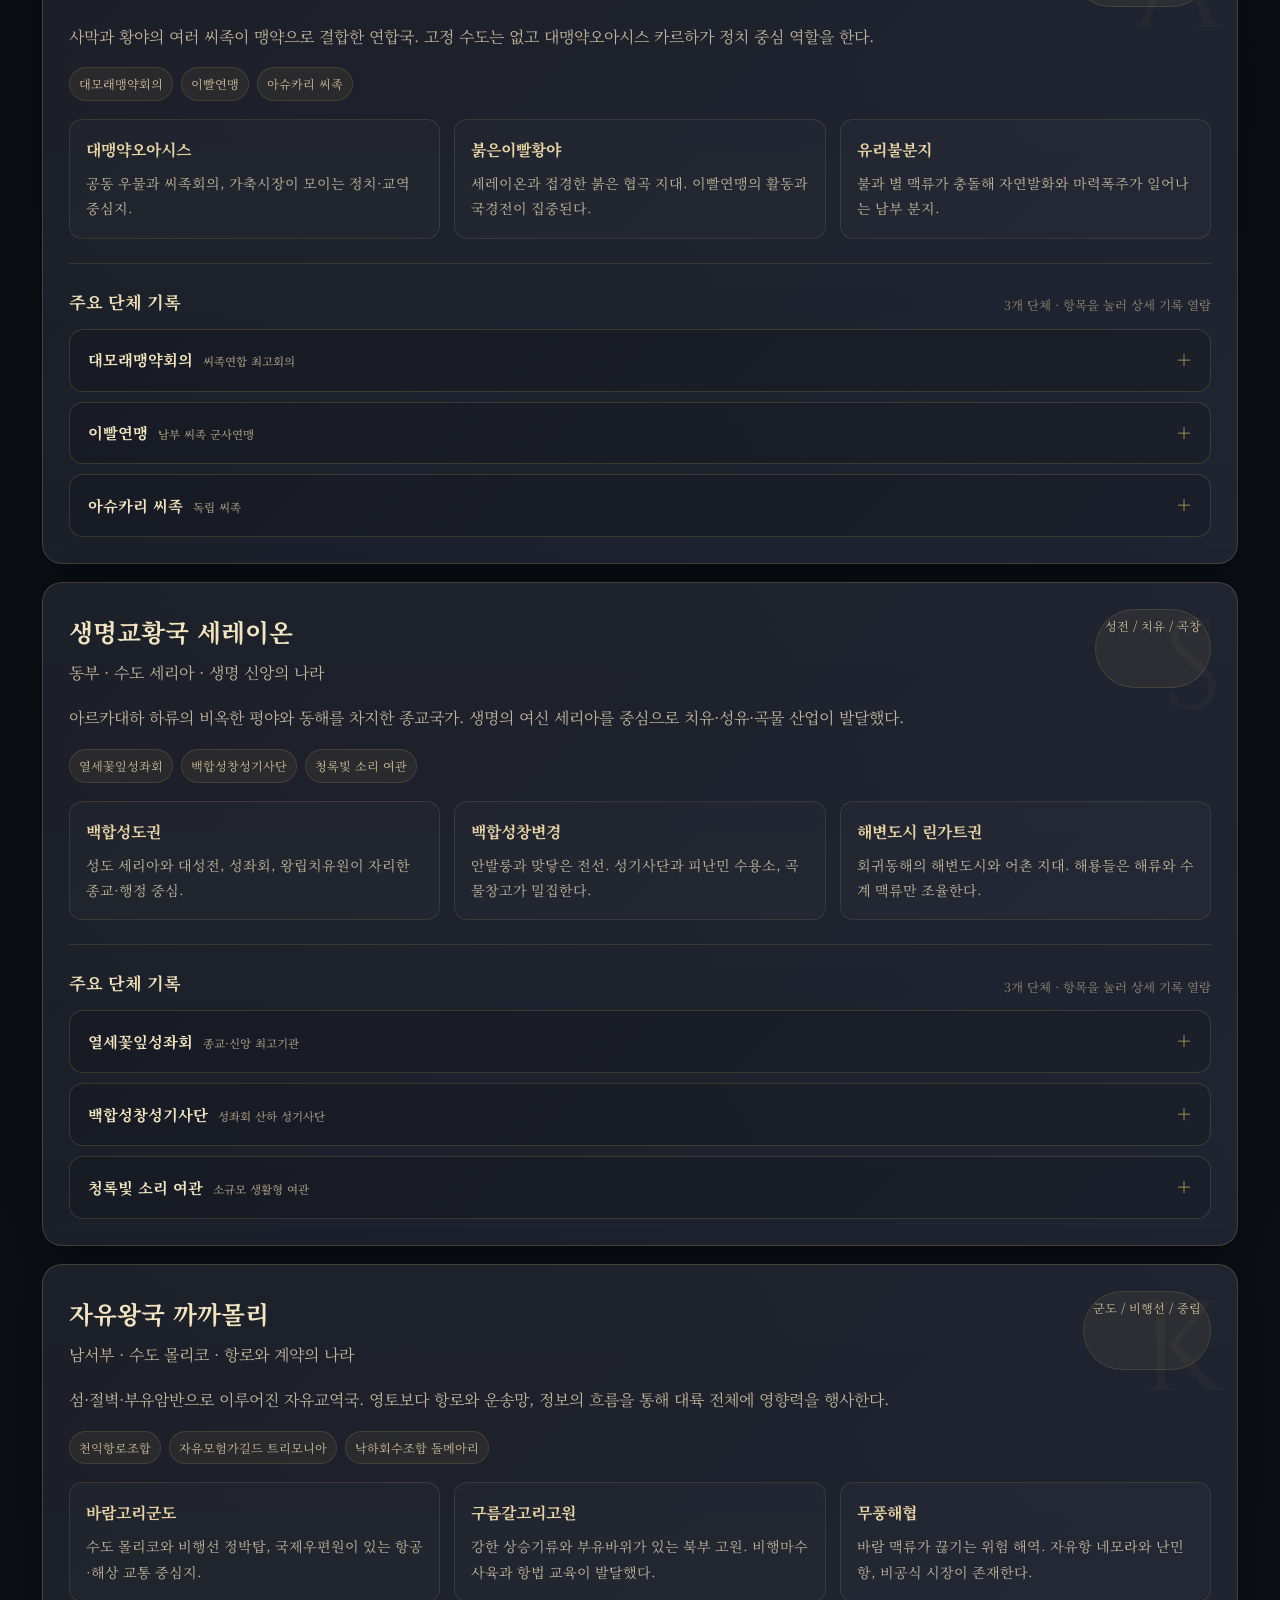
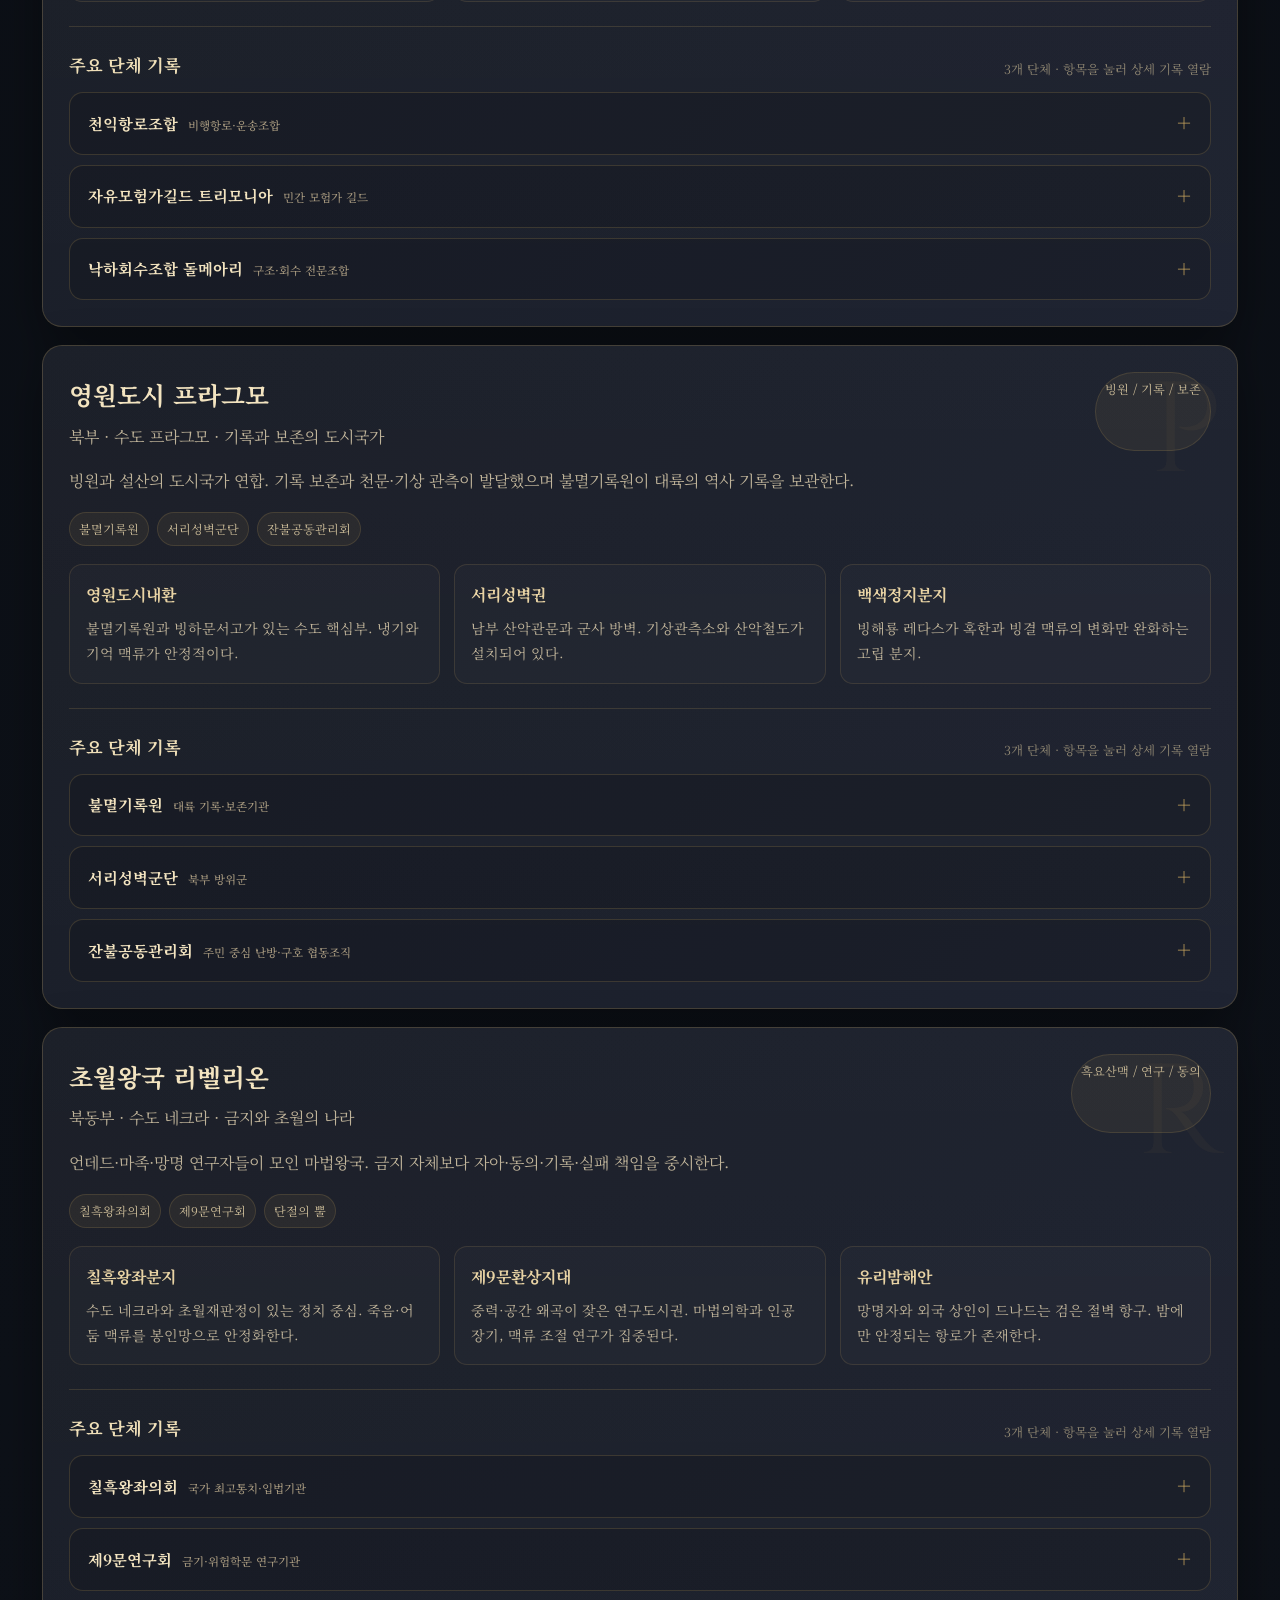
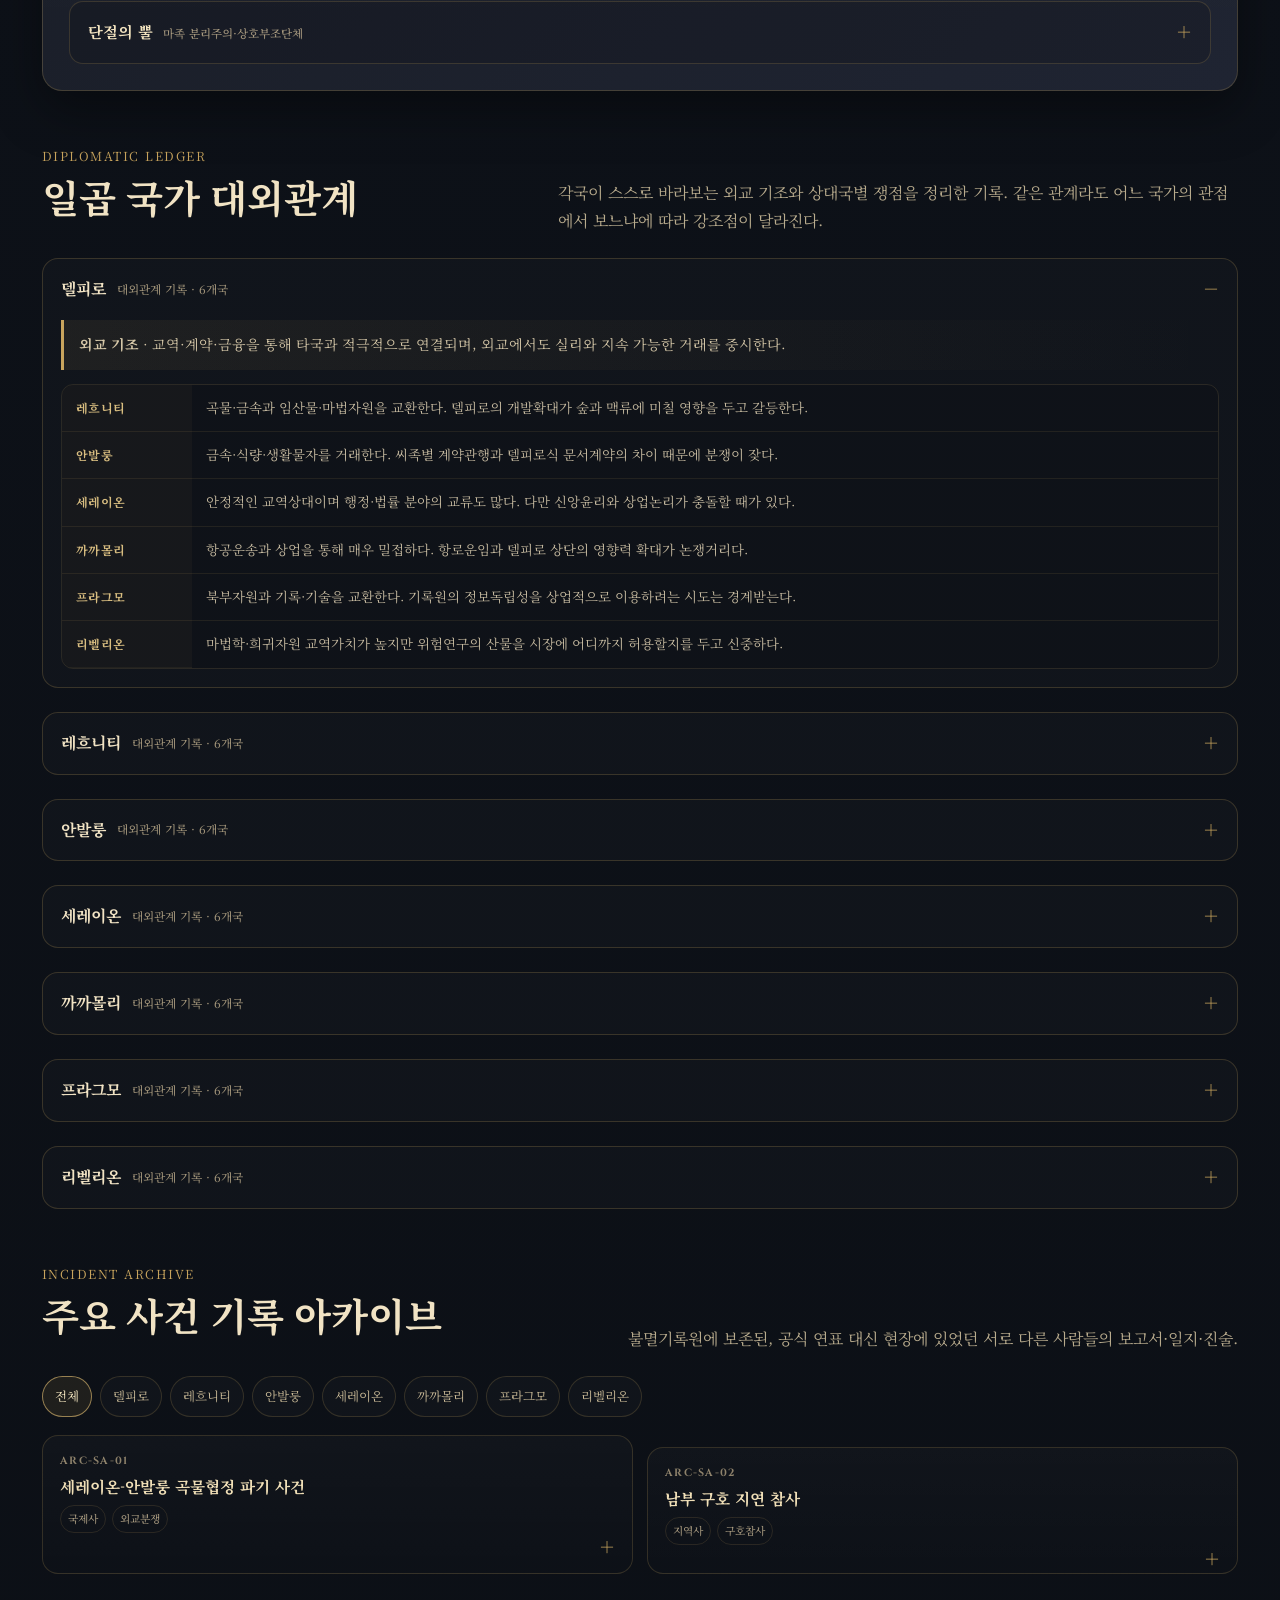
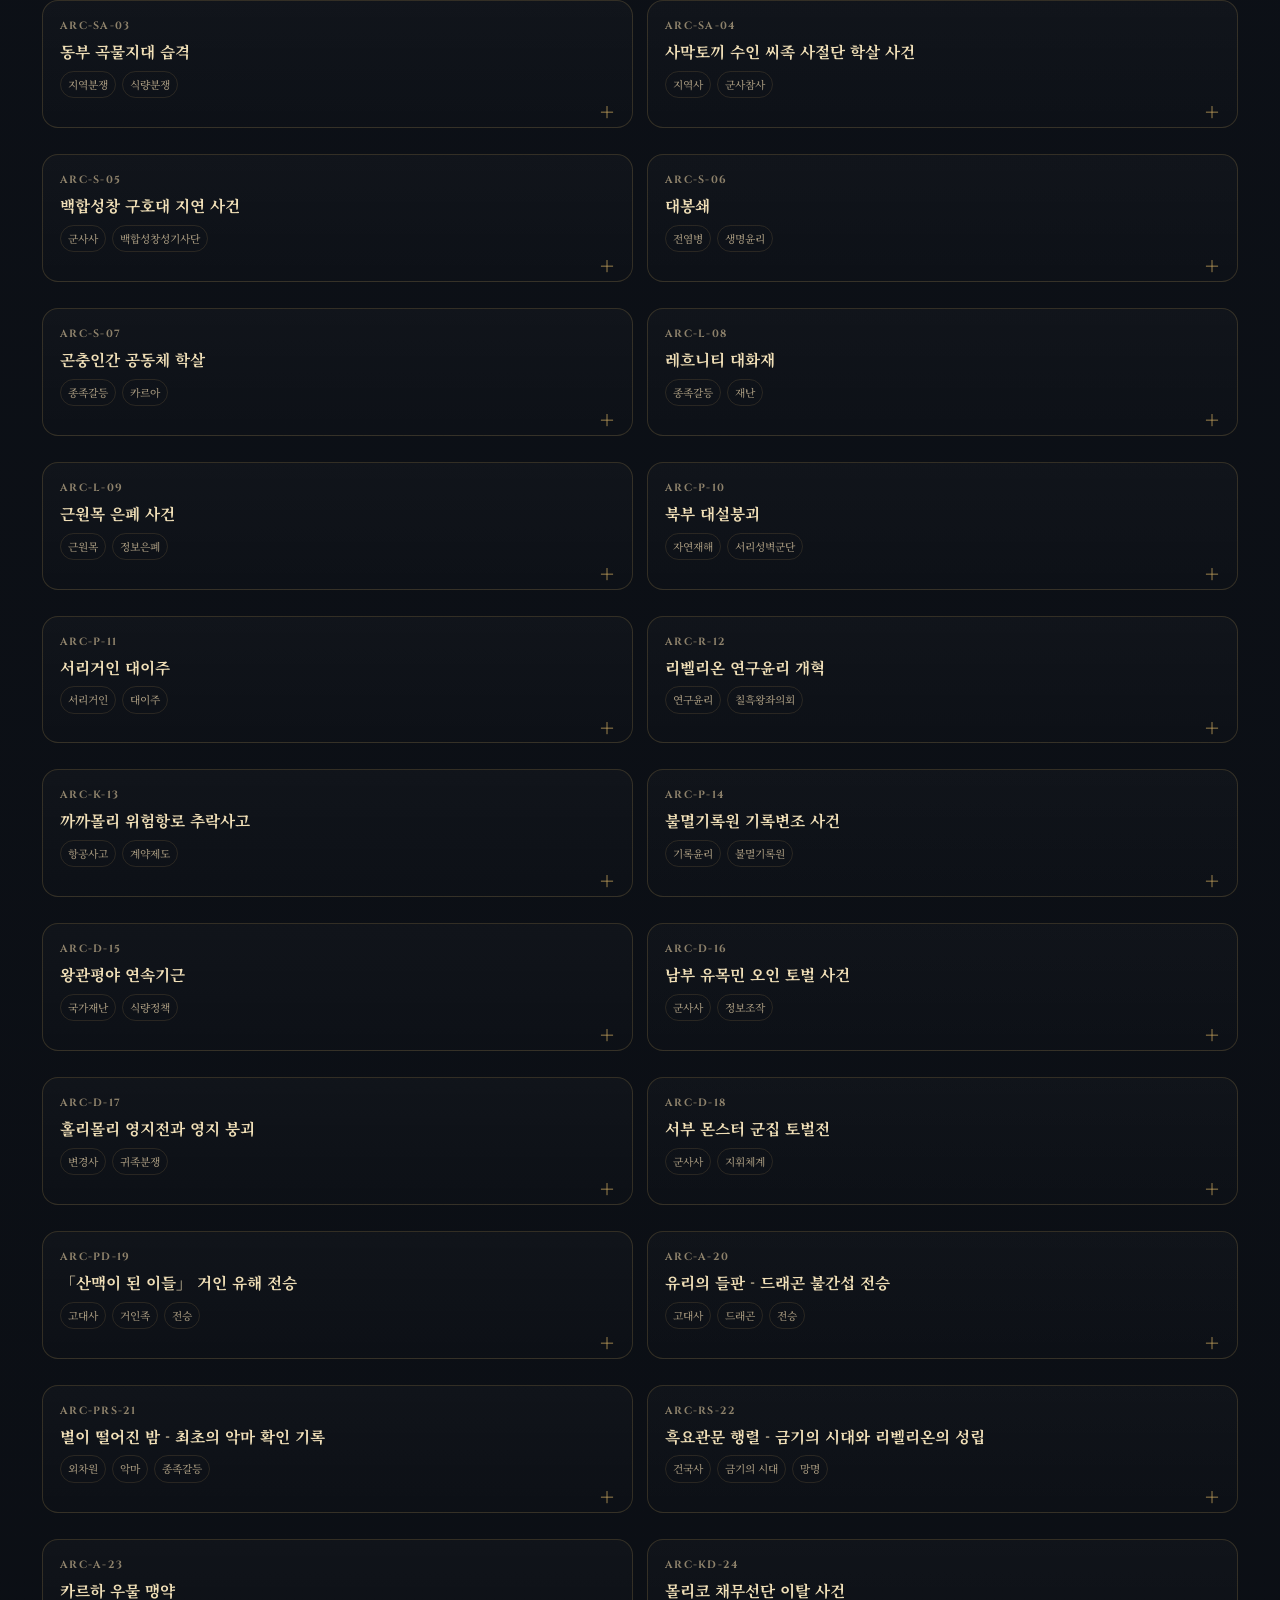
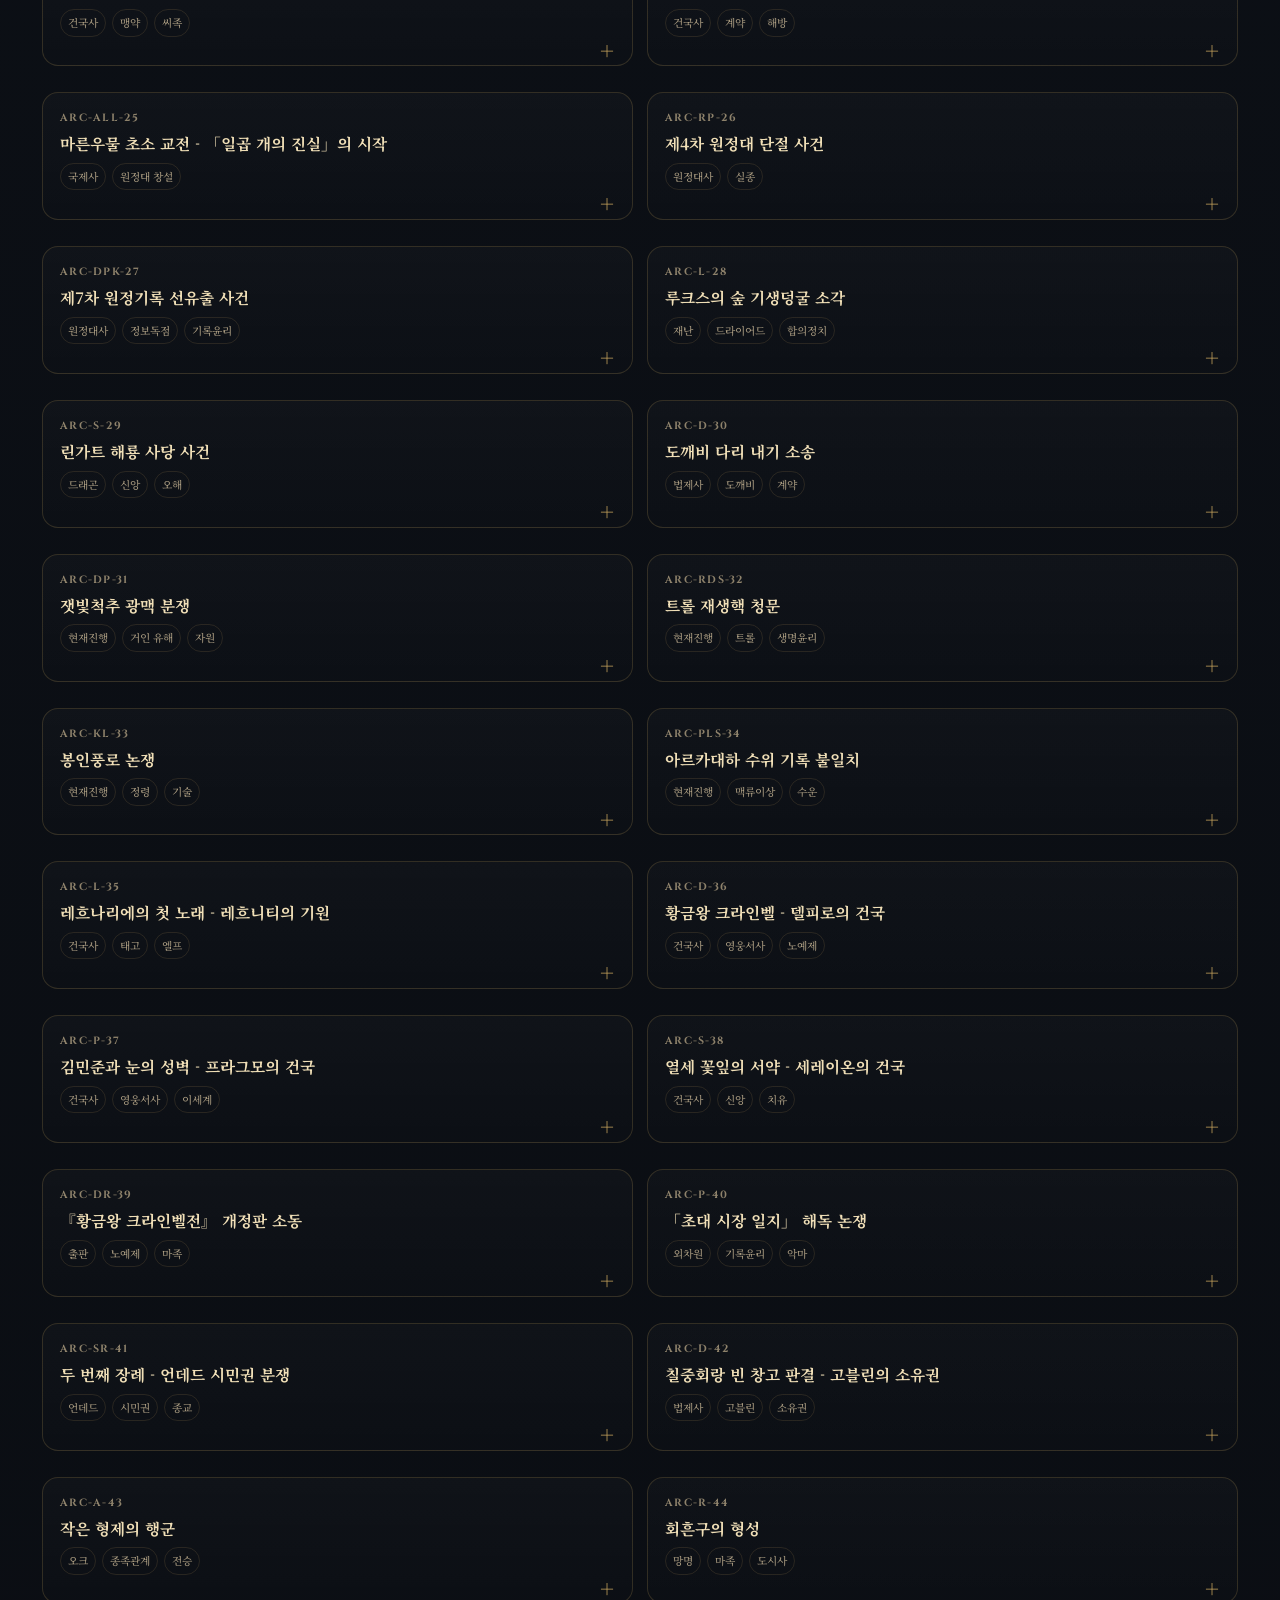
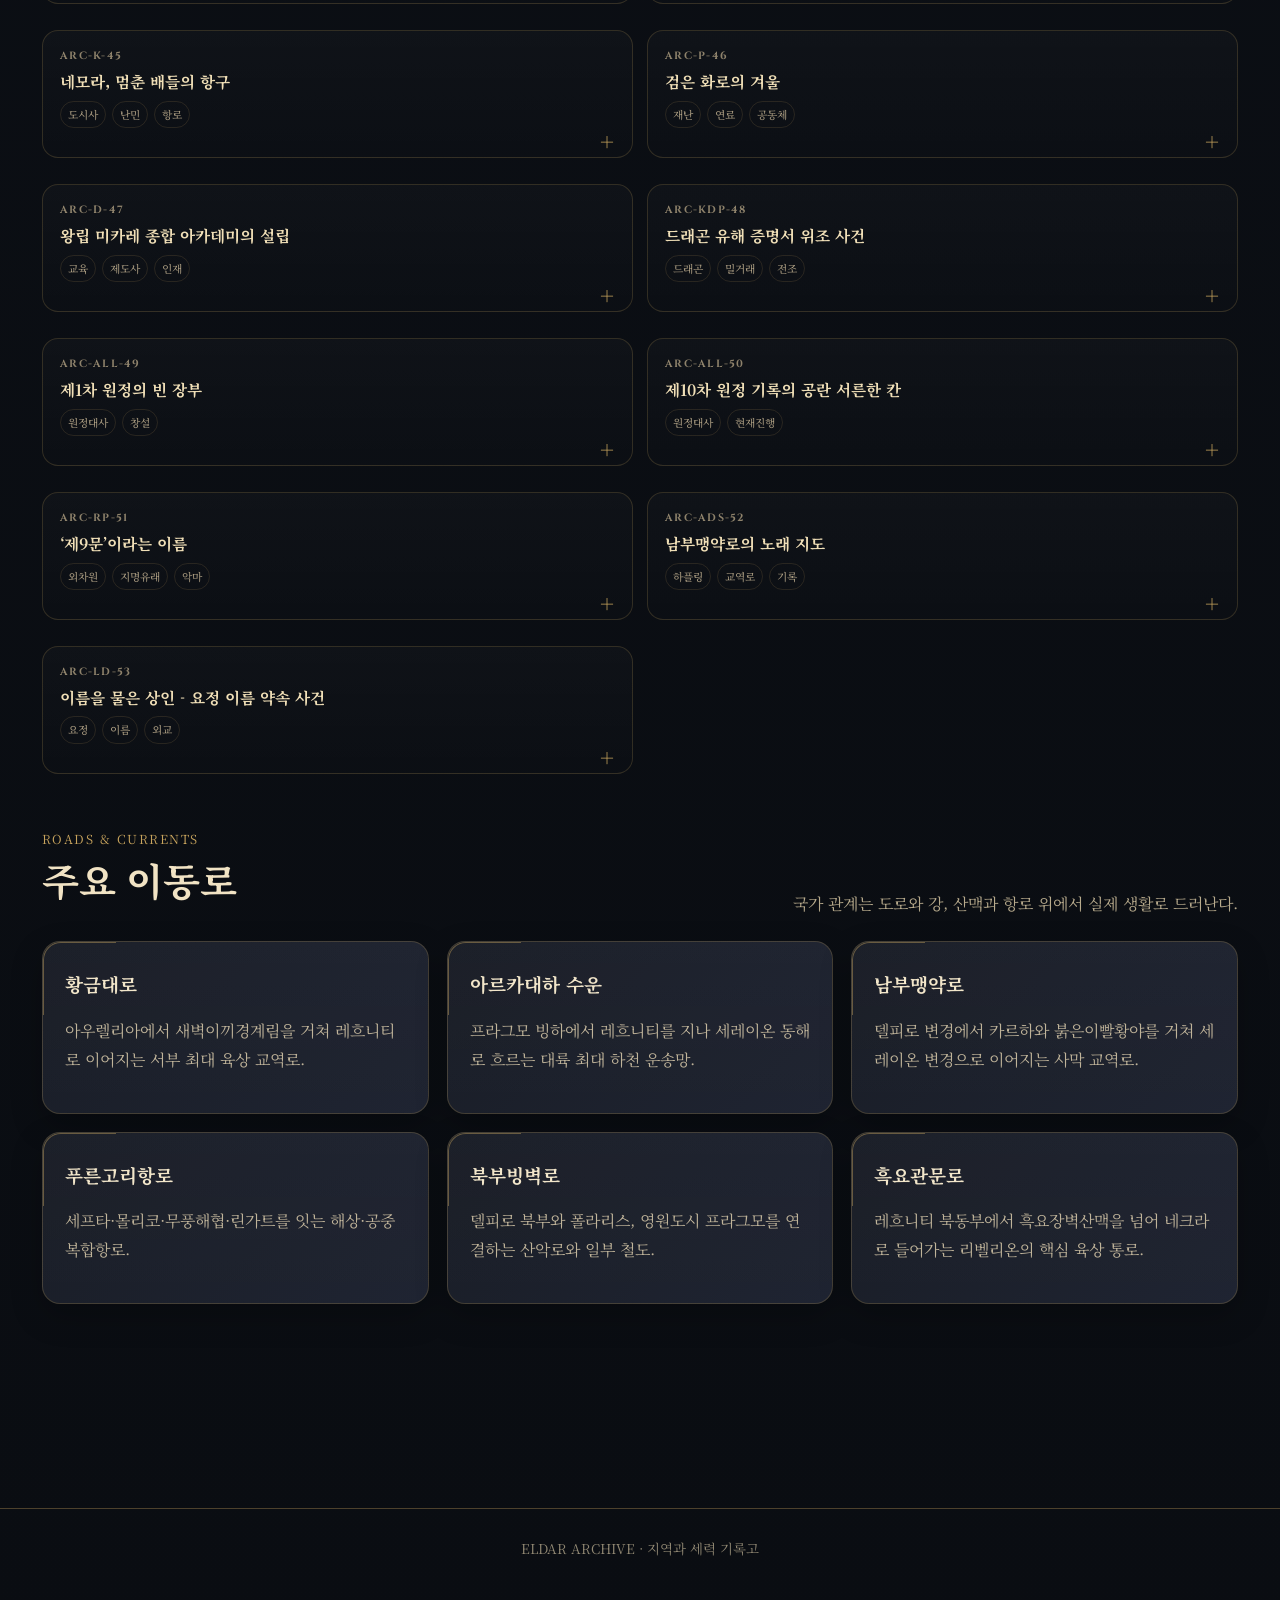
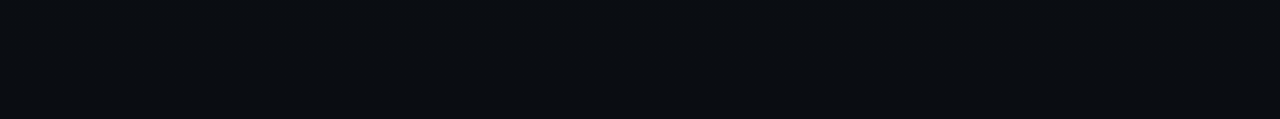
<file: regions.html>
<!DOCTYPE html>

<html lang="ko">
<head>
<meta charset="utf-8"/>
<meta content="width=device-width, initial-scale=1.0" name="viewport"/>
<meta content="엘다르 대륙의 국가, 지역, 세력 소개" name="description"/>
<title>관조의 시대 | 지역 &amp; 세력</title>
<link href="style.css" rel="stylesheet"/>
  <script src="music-player.js" defer></script>
<style id="organization-directory-style">
/* ===== 국가별 단체 기록 ===== */
.organization-directory{
  margin-top:24px;
  padding-top:22px;
  border-top:1px solid rgba(200,164,93,.18);
}
.organization-directory-head{
  display:flex;
  align-items:end;
  justify-content:space-between;
  gap:16px;
  margin-bottom:12px;
}
.organization-directory-head h4{
  margin:0;
  color:#efdfb8;
  font-size:1.08rem;
}
.organization-directory-head p{
  margin:0;
  color:#918873;
  font-size:.78rem;
}
.org-entry{
  margin-top:10px;
  border-color:rgba(200,164,93,.2);
  background:rgba(0,0,0,.13);
}
.org-entry summary{
  align-items:center;
  gap:14px;
}
.org-summary-main{
  display:flex;
  align-items:baseline;
  gap:10px;
  flex-wrap:wrap;
  min-width:0;
}
.org-summary-main strong{
  color:#f3e4c0;
  font-size:.96rem;
}
.org-summary-main small{
  color:#a99b80;
  font-size:.72rem;
  font-weight:500;
}
.org-body{
  padding:0 18px 18px;
}
.org-facts{
  margin:0;
  display:grid;
  gap:0;
  border-top:1px solid rgba(200,164,93,.12);
}
.org-fact{
  display:grid;
  grid-template-columns:105px minmax(0,1fr);
  gap:14px;
  padding:11px 0;
  border-bottom:1px solid rgba(200,164,93,.10);
}
.org-fact:last-child{border-bottom:0}
.org-fact dt{
  margin:0;
  color:#c8a45d;
  font-size:.76rem;
  font-weight:700;
  letter-spacing:.03em;
}
.org-fact dd{
  margin:0;
  color:#c6baa0;
  font-size:.86rem;
  line-height:1.72;
  word-break:keep-all;
}
.org-entry[open]{
  background:linear-gradient(180deg,rgba(200,164,93,.045),rgba(0,0,0,.11));
}
@media(max-width:720px){
  .organization-directory-head{align-items:flex-start;flex-direction:column;gap:4px}
  .org-fact{grid-template-columns:1fr;gap:3px}
}
</style>
<style id="diplomacy-archive-style">
/* ===== 국가별 대외관계 & 사건 기록 아카이브 ===== */
.diplomacy-intro{margin-bottom:18px}
.diplomacy-list{display:grid;gap:12px}
.diplomacy-entry{border:1px solid rgba(200,164,93,.22);border-radius:16px;background:rgba(255,255,255,.018);overflow:hidden}
.diplomacy-entry summary{padding:16px 18px}
.diplomacy-summary{display:flex;align-items:center;gap:11px;flex-wrap:wrap}
.diplomacy-summary strong{color:#f1e3c4;font-size:1rem}
.diplomacy-summary small{color:#9f9278;font-size:.73rem;font-weight:500}
.diplomacy-body{padding:0 18px 18px}
.diplomacy-principle{margin:0 0 14px;padding:13px 15px;border-left:3px solid var(--gold);background:linear-gradient(90deg,rgba(200,164,93,.08),transparent);color:#d5c7a8;font-size:.88rem;line-height:1.7}
.relation-table-wrap{overflow-x:auto;border:1px solid rgba(200,164,93,.14);border-radius:12px}
.relation-table{width:100%;min-width:720px;border-collapse:collapse;background:rgba(0,0,0,.12)}
.relation-table th,.relation-table td{padding:12px 14px;text-align:left;vertical-align:top;border-bottom:1px solid rgba(200,164,93,.11)}
.relation-table tr:last-child td{border-bottom:0}
.relation-table th{width:130px;color:#d8bd80;font-size:.76rem;letter-spacing:.04em;background:rgba(200,164,93,.045)}
.relation-table td{color:#c6baa0;font-size:.84rem;line-height:1.65;word-break:keep-all}
.archive-toolbar{display:flex;gap:8px;flex-wrap:wrap;margin:0 0 18px}
.archive-filter{appearance:none;border:1px solid rgba(200,164,93,.2);background:rgba(255,255,255,.02);color:#cdbd99;border-radius:999px;padding:8px 12px;font:inherit;font-size:.78rem;cursor:pointer;transition:.2s}
.archive-filter:hover,.archive-filter.is-active{border-color:rgba(226,190,115,.62);color:#fff0c8;background:rgba(200,164,93,.1)}
.archive-grid{display:grid;grid-template-columns:repeat(2,minmax(0,1fr));gap:14px}
.archive-record{border:1px solid rgba(200,164,93,.2);border-radius:16px;background:linear-gradient(180deg,rgba(255,255,255,.022),rgba(255,255,255,.008));overflow:hidden}
.archive-record[hidden]{display:none!important}
.archive-record summary{display:block;padding:16px 17px}
.archive-record summary:after{float:right;margin-left:10px}
.archive-code{display:block;margin-bottom:4px;color:#8e826b;font-family:Cinzel,'Noto Serif KR',serif;font-size:.66rem;letter-spacing:.12em}
.archive-title{display:block;color:#f0dfb7;font-size:.98rem;line-height:1.45}
.archive-tags{display:flex;gap:6px;flex-wrap:wrap;margin-top:8px}
.archive-tag{padding:3px 7px;border:1px solid rgba(200,164,93,.15);border-radius:999px;color:#a99b80;font-size:.67rem;font-weight:500}
.archive-body{padding:0 17px 17px}
.archive-source{margin:0 0 12px;padding:11px 12px;border:1px solid rgba(200,164,93,.12);border-radius:10px;background:rgba(0,0,0,.14);color:#bba983;font-size:.75rem;line-height:1.55}
.archive-body p{margin:0;color:#c4b79c;font-size:.84rem;line-height:1.78;word-break:keep-all}
.archive-body p+p{margin-top:10px}
.archive-note{color:#9e927b!important;font-size:.76rem!important}
.archive-empty{display:none;margin-top:12px;padding:15px;border:1px dashed rgba(200,164,93,.2);border-radius:12px;color:#9d9178;text-align:center;font-size:.8rem}
@media(max-width:820px){

  .archive-grid{
    grid-template-columns:1fr;
  }

  .diplomacy-body{
    padding:0 14px 14px;
  }

  /* 모바일 텍스트 자동 확대 방지 */
  .diplomacy-list,
  .diplomacy-entry,
  .diplomacy-body,
  .relation-table-wrap,
  .relation-table{
    -webkit-text-size-adjust:100%;
    text-size-adjust:100%;
  }

  /* PC용 720px 고정폭 해제 */
  .relation-table{
    width:100%;
    min-width:0;
  }

  /* 국가별 관계를 모바일에서는 세로형 카드처럼 표시 */
  .relation-table,
  .relation-table tbody{
    display:block;
  }

  .relation-table tr{
    display:block;
    padding:10px 0;
    border-bottom:1px solid rgba(200,164,93,.11);
  }

  .relation-table tr:last-child{
    border-bottom:0;
  }

  .relation-table th,
  .relation-table td{
    display:block;
    width:auto;
    padding:0 11px;
    border-bottom:0;
  }

  .relation-table th{
    margin-bottom:5px;
    font-size:.72rem;
    line-height:1.4;
    background:none;
  }

  .relation-table td{
    font-size:.78rem;
    line-height:1.65;
    word-break:keep-all;
  }

  .diplomacy-summary strong{
    font-size:.92rem;
  }

  .diplomacy-summary small{
    font-size:.68rem;
  }

  .diplomacy-principle{
    font-size:.8rem;
    line-height:1.65;
  }
}
</style>
</head>
<body>
<header class="site-header">
<div class="nav-wrap">
<a class="brand" href="index.html"><div class="brand-mark"><span>E</span></div><div class="brand-text"><strong>ELDAR ARCHIVE</strong><small>관조의 시대 세계관 기록원</small></div></a>
<nav class="main-nav"><a class="nav-link" href="index.html">세계관 소개</a><a class="nav-link" href="characters.html">인물 도감</a><a class="nav-link active" href="regions.html">지역 &amp; 세력</a></nav>
</div>
</header>
<main class="page-shell">
<section class="hero" style="min-height:420px">
<div class="hero-content"><div class="eyebrow">Atlas &amp; Powers</div><h1>지역 &amp; 세력</h1><p>빙원, 운하, 원시림, 사막, 동해, 군도와 흑요 고원. 일곱 국가는 서로 다른 생존 방식과 권력 구조를 만들었고, 국경은 언제나 지도보다 복잡하다.</p><div class="hero-actions"><a class="btn" href="#countries">일곱 국가</a><a class="btn ghost" href="#diplomacy">대외관계</a><a class="btn ghost" href="#incident-archive">사건 기록</a><a class="btn ghost" href="#routes">주요 이동로</a></div></div>
</section>
  <section class="section" id="countries">



  <div class="section-head"><div><div class="kicker">Seven Nations</div><h2>대륙의 일곱 국가</h2></div><p>각 국가는 하나의 단일 문화가 아니라 여러 지역과 세력의 긴장 위에서 유지된다.</p></div>
      <img src="images/MAP.webp"
       alt="엘다르 대륙 지도"
       style="display:block; width:100%; height:auto;">
<div class="grid">
<article class="country" data-mark="D">
<div class="country-head"><div><h3 class="country-title">황금왕국 델피로</h3><p class="country-sub">북서부 · 수도 아우렐리아 · 상업과 왕권의 나라</p></div><span class="tag">황금 / 운하 / 계약</span></div>
<p>비옥한 평야와 황금강, 운하와 광산을 기반으로 성장한 중앙집권 상업왕국. 왕실과 귀족, 대상단이 서로 권력을 견제한다.</p>
<div class="faction-strip"><span class="faction">델피로 왕실</span><span class="faction">황금깃털기사단</span><span class="faction">칠중저울회</span><span class="faction">빈손의형제단</span><span class="faction">왕립 미카레 종합 아카데미</span></div>
<div class="region-grid"><div class="region-card"><h4>왕관평야</h4><p>수도 아우렐리아와 왕궁, 기사단 본부, 대곡물창고가 모인 정치·행정 중심지.</p></div><div class="region-card"><h4>칠중회랑</h4><p>세프타를 중심으로 금융·보험·환전·국제무역이 집중된 황금강 하구 상업지대.</p></div><div class="region-card"><h4>부러진깃발변경</h4><p>안발룽과 맞닿은 건조한 군사 변경. 몰락귀족의 폐성과 홀리몰리 옛 영지가 남아 있다.</p></div></div><div class="organization-directory"><div class="organization-directory-head"><h4>주요 단체 기록</h4><p>5개 단체 · 항목을 눌러 상세 기록 열람</p></div><details class="org-entry"><summary><span class="org-summary-main"><strong>델피로 왕실</strong><small>왕국 중앙통치기관</small></span></summary><div class="org-body"><dl class="org-facts"><div class="org-fact"><dt>국가</dt><dd>델피로</dd></div><div class="org-fact"><dt>분류</dt><dd>왕국 중앙통치기관</dd></div><div class="org-fact"><dt>지도자</dt><dd>하비엔</dd></div><div class="org-fact"><dt>역할</dt><dd>델피로의 법·외교·국방을 총괄하고 왕실 직속기관과 기사단을 지휘한다. 상단·귀족·길드의 이해관계를 조정하는 역할도 맡는다.</dd></div><div class="org-fact"><dt>핵심가치</dt><dd>법과 제도는 강자의 의지만으로 결정되어서는 안 되며 권력에는 그에 상응하는 책임이 따라야 한다.</dd></div><div class="org-fact"><dt>국내관계</dt><dd>황금깃털기사단을 공식 무력으로 운용한다. 칠중저울회의 판단과 감시를 존중하지만 왕권과 법적 판단이 충돌하기도 한다. 빈손의형제단은 유용한 정보를 제공하지만 불법적인 정보수집 방식 때문에 공식적으로 가까이하기 어려운 존재다.</dd></div><div class="org-fact"><dt>대외관계</dt><dd>타국과 교역·외교를 적극적으로 유지하며 일곱깃발원정대에도 협력한다.</dd></div></dl></div></details><details class="org-entry"><summary><span class="org-summary-main"><strong>황금깃털기사단</strong><small>왕실 직속 기사단</small></span></summary><div class="org-body"><dl class="org-facts"><div class="org-fact"><dt>국가</dt><dd>델피로</dd></div><div class="org-fact"><dt>분류</dt><dd>왕실 직속 기사단</dd></div><div class="org-fact"><dt>지도자</dt><dd>레이네</dd></div><div class="org-fact"><dt>역할</dt><dd>왕실호위·국경방위·치안지원·사절보호와 왕명의 무력집행을 담당한다.</dd></div><div class="org-fact"><dt>핵심가치</dt><dd>기사의 명예는 승리가 아니라 맡은 책임을 끝까지 감당하는 데 있다.</dd></div><div class="org-fact"><dt>국내관계</dt><dd>델피로 왕실의 공식 무력기관이다. 칠중저울회의 법적 판단을 존중하지만 현장에서 즉각 행동해야 하는 기사들과 절차를 중시하는 법률가들 사이에는 긴장이 존재한다. 빈손의형제단이 가져오는 정보의 가치는 인정하면서도 불법적인 수집방식 때문에 공개적인 협력은 어렵다.</dd></div><div class="org-fact"><dt>대외관계</dt><dd>마른이끼수호대, 백합성창성기사단 등 타국의 정규군·기사단과 외교적 교류가 있으며 일곱깃발원정대의 안전보장에도 협력한다.</dd></div></dl></div></details><details class="org-entry"><summary><span class="org-summary-main"><strong>칠중저울회</strong><small>법률·중재기관</small></span></summary><div class="org-body"><dl class="org-facts"><div class="org-fact"><dt>국가</dt><dd>델피로</dd></div><div class="org-fact"><dt>분류</dt><dd>법률·중재기관</dd></div><div class="org-fact"><dt>지도자</dt><dd>마르케스</dd></div><div class="org-fact"><dt>역할</dt><dd>서로 충돌하는 계약·소유권·책임을 판단하고 귀족이나 상단까지 법의 대상으로 삼아 분쟁을 중재한다.</dd></div><div class="org-fact"><dt>핵심가치</dt><dd>정의는 선한 의도보다 누구에게 어떤 책임이 있으며 어떤 증거로 그것을 확인할 수 있는지에서 시작한다.</dd></div><div class="org-fact"><dt>국내관계</dt><dd>왕실과 협력하지만 왕권 역시 판단대상에서 예외가 되어서는 안 된다고 본다. 황금깃털기사단의 현장판단과 법적 절차가 충돌하기도 한다. 빈손의형제단이 얻은 정보는 유용하지만 취득과정의 정당성 때문에 증거로 인정할지를 두고 논쟁한다.</dd></div><div class="org-fact"><dt>대외관계</dt><dd>국경을 넘는 상단·계약분쟁에서 타국 기관과 접촉하며 국제적인 책임소재를 따진다.</dd></div></dl></div></details><details class="org-entry"><summary><span class="org-summary-main"><strong>빈손의형제단</strong><small>비공식 정보조직</small></span></summary><div class="org-body"><dl class="org-facts"><div class="org-fact"><dt>국가</dt><dd>델피로</dd></div><div class="org-fact"><dt>분류</dt><dd>비공식 정보조직</dd></div><div class="org-fact"><dt>지도자</dt><dd>케라</dd></div><div class="org-fact"><dt>역할</dt><dd>권력자·상단·범죄조직이 숨긴 정보와 증거를 찾아 필요한 사람에게 전달한다. 잠입·연락·정보탈취에 능하다.</dd></div><div class="org-fact"><dt>핵심가치</dt><dd>정보를 가진 사람만이 싸울지 숨을지 달아날지를 스스로 선택할 수 있다.</dd></div><div class="org-fact"><dt>국내관계</dt><dd>왕실과 황금깃털기사단에게 정보를 제공하기도 하지만 정식 지휘를 받지 않는다. 칠중저울회와는 진실을 밝혀야 한다는 목적은 공유하면서도 불법적으로 얻은 증거를 어떻게 취급할지를 두고 충돌한다.</dd></div><div class="org-fact"><dt>대외관계</dt><dd>국경과 신분을 넘어 정보망을 운용하며 타국의 권력자에게도 감춰진 사실을 추적한다.</dd></div></dl></div></details><details class="org-entry"><summary><span class="org-summary-main"><strong>왕립 미카레 종합 아카데미</strong><small>인재양성·연구기관</small></span></summary><div class="org-body"><dl class="org-facts"><div class="org-fact"><dt>정식명칭</dt><dd>왕립 미카레 종합 아카데미</dd></div><div class="org-fact"><dt>소속/위치</dt><dd>델피로 왕실 직속 / 아우렐리아</dd></div><div class="org-fact"><dt>교수</dt><dd>이셀라(금융·상업학부, 왕국행정학부), 브랜던(마법·맥류학부, 고대학·탐사학부), 오스빌(검술·전술학부)</dd></div><div class="org-fact"><dt>성격</dt><dd>인재양성 + 연구기관</dd></div><div class="org-fact"><dt>핵심가치</dt><dd>“황금은 발견하고, 벼리고, 증명한다.” 황금은 재능·능력·가능성을 뜻한다.</dd></div><div class="org-fact"><dt>입학</dt><dd>왕족·귀족·평민·외국인</dd></div><div class="org-fact"><dt>학부</dt><dd>마법·맥류학부 / 금융·상업학부 / 왕국행정학부 / 검술·전술학부 / 고대학·탐사학부</dd></div><div class="org-fact"><dt>학년</dt><dd>1학년(히엔, 마일렌) / 2학년(세이카, 트레비, 레오넬) / 3학년</dd></div><div class="org-fact"><dt>교육</dt><dd>전공 + 교차과목</dd></div><div class="org-fact"><dt>제도</dt><dd>황금등급 / 금빛게시판 / 매장금장학</dd></div><div class="org-fact"><dt>연간일정</dt><dd>1월 신년등록·보충시험 / 2월 겨울집중강의 / 3월 입학·개강 / 4월 학부실습 / 5월 중간평가 / 6월 교내대련·성과전 / 7월 현장실습·탐사 / 8월 방학·연구기간 / 9월 2학기개강 / 10월 학부공모전 / 11월 최종평가·졸업심사 / 12월 황금등급발표·졸업식</dd></div><div class="org-fact"><dt>현시대</dt><dd>델피로 왕실은 아카데미의 연구·정책에 비용·위험·결과책임을 요구한다.</dd></div></dl></div></details></div>
</article>
<article class="country" data-mark="L">
<div class="country-head"><div><h3 class="country-title">화합왕국 레흐니티</h3><p class="country-sub">중앙부 · 수도 에르나티아 · 숲과 합의의 나라</p></div><span class="tag">원시림 / 정령 / 조율</span></div>
<p>초거대 원시림과 정령목을 기반으로 엘프·드라이어드·요정·정령이 공존하는 연합왕국. 중요한 결정에는 긴 합의 과정이 따른다.</p>
<div class="faction-strip"><span class="faction">열두뿌리회의</span><span class="faction">새벽이끼수호대</span><span class="faction">열린가지합창회</span></div>
<div class="region-grid"><div class="region-card"><h4>심장뿌리수림</h4><p>수도 에르나티아와 열두뿌리회의가 있는 대륙 중심 맥류의 분기점.</p></div><div class="region-card"><h4>새벽이끼경계림</h4><p>델피로와 맞닿은 안개 습지와 이동 숲길의 완충지대. 검역과 사절 숙영지가 있다.</p></div><div class="region-card"><h4>노래하는수관지대</h4><p>드라이어드·요정 문화가 강한 남동부 수관 도시권. 노래와 연극이 분쟁 중재에 사용된다.</p></div></div><div class="organization-directory"><div class="organization-directory-head"><h4>주요 단체 기록</h4><p>3개 단체 · 항목을 눌러 상세 기록 열람</p></div><details class="org-entry"><summary><span class="org-summary-main"><strong>열두뿌리회의</strong><small>최고 의결기관</small></span></summary><div class="org-body"><dl class="org-facts"><div class="org-fact"><dt>국가</dt><dd>레흐니티</dd></div><div class="org-fact"><dt>분류</dt><dd>최고 의결기관</dd></div><div class="org-fact"><dt>지도자</dt><dd>에피르타</dd></div><div class="org-fact"><dt>역할</dt><dd>엘프 부족과 숲의 중대사를 논의하고 외교·생태·정령목과 관련된 장기정책을 결정한다.</dd></div><div class="org-fact"><dt>핵심가치</dt><dd>모두가 감당할 수 없는 결정은 아직 완성된 결정이 아니며 소수의 목소리도 결정과정에서 지워져서는 안 된다.</dd></div><div class="org-fact"><dt>국내관계</dt><dd>새벽이끼수호대를 방위전력으로 두지만 수호대의 적극적인 외부개입에는 신중하다. 열린가지합창회가 소수자의 목소리를 드러내는 역할은 인정하면서도 무분별한 공개가 공동체를 해칠 수 있다고 우려한다. 엘프가 드라이어드의 의사를 대신 표현해 온 관행도 논쟁거리다.</dd></div><div class="org-fact"><dt>대외관계</dt><dd>외부국가와 교류를 유지하지만 과거 교류를 통해 유입된 생태재앙 때문에 개방에 매우 신중하다.</dd></div></dl></div></details><details class="org-entry"><summary><span class="org-summary-main"><strong>새벽이끼수호대</strong><small>숲 방위·정찰부대</small></span></summary><div class="org-body"><dl class="org-facts"><div class="org-fact"><dt>국가</dt><dd>레흐니티</dd></div><div class="org-fact"><dt>분류</dt><dd>숲 방위·정찰부대</dd></div><div class="org-fact"><dt>지도자</dt><dd>루아</dd></div><div class="org-fact"><dt>역할</dt><dd>레흐니티의 숲과 주민을 외부위협에서 보호하며 국경정찰·추적·구조·전투를 담당한다.</dd></div><div class="org-fact"><dt>핵심가치</dt><dd>수호란 위험이 들어오기를 기다리는 것만이 아니라 위험의 원인을 먼저 확인하고 이해하는 일이다.</dd></div><div class="org-fact"><dt>국내관계</dt><dd>열두뿌리회의 지휘와 결정을 존중하지만 지나친 신중함이 위험을 키운다고 보는 구성원도 있다. 열린가지합창회의 교류활동은 외부에 대한 이해를 높인다는 점에서 긍정적이지만 안전문제에서는 경계한다.</dd></div><div class="org-fact"><dt>대외관계</dt><dd>외부인과 직접 마주치는 일이 많아 레흐니티 내부에서도 타종족을 비교적 자주 접한다. 그러나 한 번의 선의보다 반복된 행동을 신뢰의 기준으로 삼는다.</dd></div></dl></div></details><details class="org-entry"><summary><span class="org-summary-main"><strong>열린가지합창회</strong><small>문화·교류·공론단체</small></span></summary><div class="org-body"><dl class="org-facts"><div class="org-fact"><dt>국가</dt><dd>레흐니티</dd></div><div class="org-fact"><dt>분류</dt><dd>문화·교류·공론단체</dd></div><div class="org-fact"><dt>역할</dt><dd>노래·이야기·공연과 대화를 통해 엘프·드라이어드·요정 및 외부종족이 서로의 경험과 상처를 말할 공간을 만든다.</dd></div><div class="org-fact"><dt>핵심가치</dt><dd>침묵은 화합이 아니며 불화와 상처가 말할 자리를 가져야 진정한 공존이 시작된다.</dd></div><div class="org-fact"><dt>국내관계</dt><dd>열두뿌리회의 합의정치를 존중하지만 공동체의 평온을 이유로 불편한 사실을 숨기는 태도에는 강하게 반대한다. 새벽이끼수호대와는 외부교류의 필요성에 어느 정도 공감하지만 위험을 받아들이는 기준에서 차이가 있다.</dd></div><div class="org-fact"><dt>대외관계</dt><dd>타종족과의 문화교류에 가장 적극적인 레흐니티 단체 중 하나이며 외부인의 이야기도 들으려 한다.</dd></div></dl></div></details></div>
</article>
<article class="country" data-mark="A">
<div class="country-head"><div><h3 class="country-title">전투연합국 안발룽</h3><p class="country-sub">남부 · 정치중심 카르하 · 맹약과 생존의 나라</p></div><span class="tag">사막 / 오아시스 / 씨족</span></div>
<p>사막과 황야의 여러 씨족이 맹약으로 결합한 연합국. 고정 수도는 없고 대맹약오아시스 카르하가 정치 중심 역할을 한다.</p>
<div class="faction-strip"><span class="faction">대모래맹약회의</span><span class="faction">이빨연맹</span><span class="faction">아슈카리 씨족</span></div>
<div class="region-grid"><div class="region-card"><h4>대맹약오아시스</h4><p>공동 우물과 씨족회의, 가축시장이 모이는 정치·교역 중심지.</p></div><div class="region-card"><h4>붉은이빨황야</h4><p>세레이온과 접경한 붉은 협곡 지대. 이빨연맹의 활동과 국경전이 집중된다.</p></div><div class="region-card"><h4>유리불분지</h4><p>불과 별 맥류가 충돌해 자연발화와 마력폭주가 일어나는 남부 분지.</p></div></div><div class="organization-directory"><div class="organization-directory-head"><h4>주요 단체 기록</h4><p>3개 단체 · 항목을 눌러 상세 기록 열람</p></div><details class="org-entry"><summary><span class="org-summary-main"><strong>대모래맹약회의</strong><small>씨족연합 최고회의</small></span></summary><div class="org-body"><dl class="org-facts"><div class="org-fact"><dt>국가</dt><dd>안발룽</dd></div><div class="org-fact"><dt>분류</dt><dd>씨족연합 최고회의</dd></div><div class="org-fact"><dt>지도자</dt><dd>카레나</dd></div><div class="org-fact"><dt>역할</dt><dd>사막의 여러 씨족 사이에서 물·가축·식량·영토를 조정하고 공동방위와 맹약을 결정한다.</dd></div><div class="org-fact"><dt>핵심가치</dt><dd>강한 자의 힘은 더 많이 차지할 권리가 아니라 더 무거운 짐을 감당할 의무이며 평화는 지켜질 구조를 필요로 한다.</dd></div><div class="org-fact"><dt>국내관계</dt><dd>여러 씨족을 하나의 법으로 억누르기보다 맹약과 상호책임으로 묶는다. 이빨연맹의 절박함과 세레이온에 대한 불신을 이해하기 때문에 그들의 곡물습격을 완전히 제지하지 못하고 있다. 그러나 습격이 장기적인 전쟁으로 번지는 것도 우려한다.</dd></div><div class="org-fact"><dt>대외관계</dt><dd>세레이온과 곡물·구호·국경문제를 두고 긴장이 깊다. 과거 협정이 행정변화로 무효화된 경험 때문에 개인의 선의보다 지속되는 약속의 구조를 요구한다.</dd></div></dl></div></details><details class="org-entry"><summary><span class="org-summary-main"><strong>이빨연맹</strong><small>남부 씨족 군사연맹</small></span></summary><div class="org-body"><dl class="org-facts"><div class="org-fact"><dt>국가</dt><dd>안발룽</dd></div><div class="org-fact"><dt>분류</dt><dd>남부 씨족 군사연맹</dd></div><div class="org-fact"><dt>지도자</dt><dd>나자르</dd></div><div class="org-fact"><dt>역할</dt><dd>가뭄·기근과 외부위협으로부터 남부 씨족을 지키며 필요할 경우 국경을 넘어 식량과 자원을 확보한다.</dd></div><div class="org-fact"><dt>핵심가치</dt><dd>굶주리는 생명의 생존은 창고와 곡물의 소유권보다 우선하며 선택지가 없는 자에게 법만 요구할 수는 없다.</dd></div><div class="org-fact"><dt>국내관계</dt><dd>대모래맹약회의와 완전히 적대하지 않으며 오히려 그 보호 아래 있는 동족이다. 그러나 회의가 외교적 해결을 기다리는 동안 사람들이 죽는다고 보고 독자행동을 감행한다.</dd></div><div class="org-fact"><dt>대외관계</dt><dd>세레이온의 곡물지대를 습격해 심각한 갈등을 빚고 있으며 백합성창성기사단과 직접 충돌한다. 과거 구호요청이 절차 속에서 늦어진 경험 때문에 세레이온 제도 자체를 불신한다.</dd></div></dl></div></details><details class="org-entry"><summary><span class="org-summary-main"><strong>아슈카리 씨족</strong><small>독립 씨족</small></span></summary><div class="org-body"><dl class="org-facts"><div class="org-fact"><dt>소속</dt><dd>전투연합국 안발룽 / 유리불분지 / 오아시스 스쿠티</dd></div><div class="org-fact"><dt>지위</dt><dd>대모래맹약회의에 직속되지 않는 독립 씨족</dd></div><div class="org-fact"><dt>기원</dt><dd>레흐니티의 화합사상에서 영감을 받아 분쟁을 축제와 합의로 끝내는 문화를 발전시켰다.</dd></div><div class="org-fact"><dt>문화</dt><dd>결혼·성년·추모·분쟁종결 등 크고 작은 일을 축제로 기념하며 색천·유리장식·북·피리·춤을 중시한다.</dd></div><div class="org-fact"><dt>원칙</dt><dd>다른 목소리를 없애기보다 같은 자리에서 끝까지 듣고 다음 박자를 맞춘다.</dd></div><div class="org-fact"><dt>장점</dt><dd>복수의 연쇄를 줄이고 외부인도 축제 동안 손님으로 대접하며 굶는 사람에게 잔치음식을 먼저 나눈다.</dd></div><div class="org-fact"><dt>경제</dt><dd>축제와 교역은 오아시스 스쿠티의 수입과 대외 명성에 큰 비중을 차지한다.</dd></div></dl></div></details></div>
</article>
<article class="country" data-mark="S">
<div class="country-head"><div><h3 class="country-title">생명교황국 세레이온</h3><p class="country-sub">동부 · 수도 세리아 · 생명 신앙의 나라</p></div><span class="tag">성전 / 치유 / 곡창</span></div>
<p>아르카대하 하류의 비옥한 평야와 동해를 차지한 종교국가. 생명의 여신 세리아를 중심으로 치유·성유·곡물 산업이 발달했다.</p>
<div class="faction-strip"><span class="faction">열세꽃잎성좌회</span><span class="faction">백합성창성기사단</span><span class="faction">청록빛 소리 여관</span></div>
<div class="region-grid"><div class="region-card"><h4>백합성도권</h4><p>성도 세리아와 대성전, 성좌회, 왕립치유원이 자리한 종교·행정 중심.</p></div><div class="region-card"><h4>백합성창변경</h4><p>안발룽과 맞닿은 전선. 성기사단과 피난민 수용소, 곡물창고가 밀집한다.</p></div><div class="region-card"><h4>해변도시 린가트권</h4><p>회귀동해의 해변도시와 어촌 지대. 해룡들은 해류와 수계 맥류만 조율한다.</p></div></div><div class="organization-directory"><div class="organization-directory-head"><h4>주요 단체 기록</h4><p>3개 단체 · 항목을 눌러 상세 기록 열람</p></div><details class="org-entry"><summary><span class="org-summary-main"><strong>열세꽃잎성좌회</strong><small>종교·신앙 최고기관</small></span></summary><div class="org-body"><dl class="org-facts"><div class="org-fact"><dt>국가</dt><dd>세레이온</dd></div><div class="org-fact"><dt>분류</dt><dd>종교·신앙 최고기관</dd></div><div class="org-fact"><dt>지도자</dt><dd>헤스티</dd></div><div class="org-fact"><dt>역할</dt><dd>생명의 여신 세리아 신앙을 관리하고 구호·치유·교리·성직자 조직과 중대한 생명윤리 문제를 다룬다.</dd></div><div class="org-fact"><dt>핵심가치</dt><dd>모든 생명은 소중하지만 모두를 구할 수 없는 순간에는 더 많은 생명을 살리는 결정을 회피해서는 안 된다. 동시에 종족이나 출신이 아닌 확인된 개인의 행동으로 죄를 판단해야 한다.</dd></div><div class="org-fact"><dt>국내관계</dt><dd>백합성창성기사단과 긴밀히 협력하지만 성좌회의 신중한 조사와 기사단의 선제적 행동이 충돌한다. 과거 행정절차가 안발룽 구호를 지연시킨 사건은 내부에서도 무거운 책임으로 남아 있다.</dd></div><div class="org-fact"><dt>대외관계</dt><dd>이빨연맹의 습격을 막아야 하지만 그들의 기근과 구호실패에 세레이온도 책임이 있다는 사실을 알고 있다.</dd></div></dl></div></details><details class="org-entry"><summary><span class="org-summary-main"><strong>백합성창성기사단</strong><small>성좌회 산하 성기사단</small></span></summary><div class="org-body"><dl class="org-facts"><div class="org-fact"><dt>국가</dt><dd>세레이온</dd></div><div class="org-fact"><dt>분류</dt><dd>성좌회 산하 성기사단</dd></div><div class="org-fact"><dt>지도자</dt><dd>마젤</dd></div><div class="org-fact"><dt>역할</dt><dd>민간인 보호·구호대 호위·마물 및 무장세력 대응·신성전투를 담당하는 세레이온의 핵심 현장전력이다.</dd></div><div class="org-fact"><dt>핵심가치</dt><dd>확실해질 때까지 기다리는 것 역시 하나의 선택이며, 보호해야 할 생명이 분명하다면 불완전한 정보 속에서도 행동해야 한다.</dd></div><div class="org-fact"><dt>국내관계</dt><dd>열세꽃잎성좌회의 권위를 인정하지만 조사와 승인 때문에 현장대응이 늦어지는 것을 경계한다. 성좌회는 반대로 기사단의 빠른 판단이 무고한 자를 적으로 만들 가능성을 우려한다.</dd></div><div class="org-fact"><dt>대외관계</dt><dd>안발룽의 이빨연맹과 여러 차례 충돌했으며 특히 과거 씨족습격과 보복이 깊은 상처를 남겼다. 그렇다고 안발룽 전체를 적으로 규정하지는 않는다.</dd></div></dl></div></details><details class="org-entry"><summary><span class="org-summary-main"><strong>청록빛 소리 여관</strong><small>소규모 생활형 여관</small></span></summary><div class="org-body"><dl class="org-facts"><div class="org-fact"><dt>위치</dt><dd>생명교황국 세레이온 / 해변도시 린가트</dd></div><div class="org-fact"><dt>종류</dt><dd>서머린이 운영하는 소규모 여관</dd></div><div class="org-fact"><dt>주인</dt><dd>서머린</dd></div><div class="org-fact"><dt>접객원</dt><dd>오레인</dd></div><div class="org-fact"><dt>특징</dt><dd>어부·선원·상인·순례자·기사·남부 출신 여행자 등 항구를 오가는 사람들이 뒤섞이는 생활형 숙소. 처마에 달린 청록색 유리조각이 바닷바람에 부딪혀 소리를 내는 것에서 이름이 붙었다.</dd></div><div class="org-fact"><dt>운영</dt><dd>서머린은 낮에 어부로 일하는 경우가 많아 평소 장부·접객·객실관리는 오레인이 맡는다. 숙박비는 정직하며 형편이 어려운 단골에게 외상을 허용하기도 한다.</dd></div><div class="org-fact"><dt>분위기</dt><dd>신분과 출신을 크게 캐묻지 않지만 진상·폭력은 용납하지 않는다.</dd></div><div class="org-fact"><dt>의미</dt><dd>오레인이 보고서 밖의 사람과 현실을 처음 배우는 생활의 현장</dd></div></dl></div></details></div>
</article>
<article class="country" data-mark="K">
<div class="country-head"><div><h3 class="country-title">자유왕국 까까몰리</h3><p class="country-sub">남서부 · 수도 몰리코 · 항로와 계약의 나라</p></div><span class="tag">군도 / 비행선 / 중립</span></div>
<p>섬·절벽·부유암반으로 이루어진 자유교역국. 영토보다 항로와 운송망, 정보의 흐름을 통해 대륙 전체에 영향력을 행사한다.</p>
<div class="faction-strip"><span class="faction">천익항로조합</span><span class="faction">자유모험가길드 트리모니아</span><span class="faction">낙하회수조합 돌메아리</span></div>
<div class="region-grid"><div class="region-card"><h4>바람고리군도</h4><p>수도 몰리코와 비행선 정박탑, 국제우편원이 있는 항공·해상 교통 중심지.</p></div><div class="region-card"><h4>구름갈고리고원</h4><p>강한 상승기류와 부유바위가 있는 북부 고원. 비행마수 사육과 항법 교육이 발달했다.</p></div><div class="region-card"><h4>무풍해협</h4><p>바람 맥류가 끊기는 위험 해역. 자유항 네모라와 난민항, 비공식 시장이 존재한다.</p></div></div><div class="organization-directory"><div class="organization-directory-head"><h4>주요 단체 기록</h4><p>3개 단체 · 항목을 눌러 상세 기록 열람</p></div><details class="org-entry"><summary><span class="org-summary-main"><strong>천익항로조합</strong><small>비행항로·운송조합</small></span></summary><div class="org-body"><dl class="org-facts"><div class="org-fact"><dt>국가</dt><dd>까까몰리</dd></div><div class="org-fact"><dt>분류</dt><dd>비행항로·운송조합</dd></div><div class="org-fact"><dt>지도자</dt><dd>피아나</dd></div><div class="org-fact"><dt>역할</dt><dd>비행선과 비행마수를 이용한 운송·여객·항로개척을 담당하고 조합원·승객의 계약과 안전기준을 관리한다.</dd></div><div class="org-fact"><dt>핵심가치</dt><dd>위험과 대가를 알지 못한 상태에서 내린 선택은 자유로운 선택이 아니며 계약은 서명보다 충분한 설명을 먼저 요구한다.</dd></div><div class="org-fact"><dt>국내관계</dt><dd>까까몰리의 상업과 교통을 지탱하는 핵심조직이지만 수익성을 이유로 위험정보를 축소하려는 상인들과 충돌한다. 모든 항로의 위험공개와 계약철회권을 중시한다.</dd></div><div class="org-fact"><dt>대외관계</dt><dd>국경을 넘나드는 특성상 일곱 국가의 상단·항구·행정기관과 폭넓게 거래하며 일곱깃발원정대의 이동에도 도움을 줄 수 있다.</dd></div></dl></div></details><details class="org-entry"><summary><span class="org-summary-main"><strong>자유모험가길드 트리모니아</strong><small>민간 모험가 길드</small></span></summary><div class="org-body"><dl class="org-facts"><div class="org-fact"><dt>소속</dt><dd>까까몰리</dd></div><div class="org-fact"><dt>성격</dt><dd>국가군·상단에 직속되지 않은 민간 모험가 길드</dd></div><div class="org-fact"><dt>역할</dt><dd>몬스터토벌·호위·채집·탐사·구조·분실물수색 등 각종 의뢰를 접수해 모험가에게 중개하고 보수·위험도·완수기록을 관리한다.</dd></div><div class="org-fact"><dt>운영방침</dt><dd>모험가는 자신의 등급과 관계없이 원하는 의뢰를 고를 수 있으며 상위의뢰를 강요받지 않는다. 쉬운 의뢰만 반복해도 문제삼지 않는다.</dd></div><div class="org-fact"><dt>문화</dt><dd>출신·과거보다 현재의 계약과 행동을 중시하며 개인의 사생활을 과도하게 캐묻지 않는다.</dd></div><div class="org-fact"><dt>특징</dt><dd>자유를 중시하지만 의뢰 중 저지른 범죄나 계약위반까지 보호하지는 않는다.</dd></div><div class="org-fact"><dt>현재</dt><dd>에스텔과 메이라가 소속되어 있다.</dd></div></dl></div></details><details class="org-entry"><summary><span class="org-summary-main"><strong>낙하회수조합 돌메아리</strong><small>구조·회수 전문조합</small></span></summary><div class="org-body"><dl class="org-facts"><div class="org-fact"><dt>소속</dt><dd>자유왕국 까까몰리 / 낙석도시 바르</dd></div><div class="org-fact"><dt>성격</dt><dd>붕괴·추락사고 이후의 구조와 회수에 특화된 생활형 조합</dd></div><div class="org-fact"><dt>조합장</dt><dd>휴밀</dd></div><div class="org-fact"><dt>역할</dt><dd>매몰자구조·추락자회수·시신수습·유실화물과 유품회수·불안정암반제거·폐광과 지하공간 안전확인·주인불명물품 보관과 기록</dd></div><div class="org-fact"><dt>운영방침</dt><dd>생존자와 즉시 붕괴위험을 우선하며 물건의 시장가격만으로 회수순서를 정하지 않는다. 진입이 위험하면 철수하고 지지대·밧줄·우회로를 확보한 뒤 다시 접근한다.</dd></div><div class="org-fact"><dt>문화</dt><dd>광부·석공·등반가·밧줄기술자·구조원·기록원이 함께 일하며 “찾는 사람이 다음 실종자가 되어서는 안 된다”는 현장원칙을 중시한다.</dd></div><div class="org-fact"><dt>타조직관계</dt><dd>몬스터토벌이 필요하면 트리모니아가 위협을 제거한 뒤 돌메아리가 구조·회수를 이어받기도 한다.</dd></div><div class="org-fact"><dt>보관</dt><dd>주인을 찾지 못한 유품·유실물도 일정기간 기록·보관하며 처분하게 되어도 무엇이 있었는지는 장부에 남긴다.</dd></div><div class="org-fact"><dt>표어</dt><dd>“떨어졌다고 해서 버려진 것은 아니다.”</dd></div><div class="org-fact"><dt>의미</dt><dd>바르에서 무너진 뒤 남겨진 사람·물건·기억을 다시 지상으로 돌려보내는 조합</dd></div><div class="org-fact"><dt>대외인식</dt><dd>모험가길드처럼 아무 의뢰나 받는 곳이 아니라 ‘이미 떨어지고 무너진 뒤’의 수습을 맡는 전문조직으로 인식된다.</dd></div></dl></div></details></div>
</article>
<article class="country" data-mark="P">
<div class="country-head"><div><h3 class="country-title">영원도시 프라그모</h3><p class="country-sub">북부 · 수도 프라그모 · 기록과 보존의 도시국가</p></div><span class="tag">빙원 / 기록 / 보존</span></div>
<p>빙원과 설산의 도시국가 연합. 기록 보존과 천문·기상 관측이 발달했으며 불멸기록원이 대륙의 역사 기록을 보관한다.</p>
<div class="faction-strip"><span class="faction">불멸기록원</span><span class="faction">서리성벽군단</span><span class="faction">잔불공동관리회</span></div>
<div class="region-grid"><div class="region-card"><h4>영원도시내환</h4><p>불멸기록원과 빙하문서고가 있는 수도 핵심부. 냉기와 기억 맥류가 안정적이다.</p></div><div class="region-card"><h4>서리성벽권</h4><p>남부 산악관문과 군사 방벽. 기상관측소와 산악철도가 설치되어 있다.</p></div><div class="region-card"><h4>백색정지분지</h4><p>빙해룡 레다스가 혹한과 빙결 맥류의 변화만 완화하는 고립 분지.</p></div></div><div class="organization-directory"><div class="organization-directory-head"><h4>주요 단체 기록</h4><p>3개 단체 · 항목을 눌러 상세 기록 열람</p></div><details class="org-entry"><summary><span class="org-summary-main"><strong>불멸기록원</strong><small>대륙 기록·보존기관</small></span></summary><div class="org-body"><dl class="org-facts"><div class="org-fact"><dt>국가</dt><dd>프라그모</dd></div><div class="org-fact"><dt>분류</dt><dd>대륙 기록·보존기관</dd></div><div class="org-fact"><dt>지도자</dt><dd>에리두</dd></div><div class="org-fact"><dt>역할</dt><dd>역사문서·증언·탐사기록을 보존하며 일곱깃발원정대의 집결·지원·귀환과 최종기록 공개를 담당한다.</dd></div><div class="org-fact"><dt>핵심가치</dt><dd>기록은 하나의 정답을 정하는 일이 아니라 서로 충돌하는 증언이 지워지지 않도록 함께 남기는 일이다. 기존 기록을 고쳐 없애기보다 새로운 증언과 정정기록을 덧붙인다.</dd></div><div class="org-fact"><dt>국내관계</dt><dd>서리성벽군단과 협력해 기록과 인원을 보호하지만 군사적 필요를 이유로 기록을 통제하려는 행위에는 독립성을 지키려 한다.</dd></div><div class="org-fact"><dt>대외관계</dt><dd>일곱 국가 모두의 기록을 보존하며 어느 국가도 원정기록을 독점하지 못하게 한다. 이 때문에 각국에게 필요하면서도 불편한 기관이다.</dd></div></dl></div></details><details class="org-entry"><summary><span class="org-summary-main"><strong>서리성벽군단</strong><small>북부 방위군</small></span></summary><div class="org-body"><dl class="org-facts"><div class="org-fact"><dt>국가</dt><dd>프라그모</dd></div><div class="org-fact"><dt>분류</dt><dd>북부 방위군</dd></div><div class="org-fact"><dt>지도자</dt><dd>첼키아</dd></div><div class="org-fact"><dt>역할</dt><dd>혹한지대의 도시·도로·국경을 보호하고 설원재해와 외부위협을 감시한다. 현장관측과 생존기술을 중시한다.</dd></div><div class="org-fact"><dt>핵심가치</dt><dd>전통은 선조의 행동을 그대로 반복하는 것이 아니라 공동체가 계속 살아남도록 만드는 방식이어야 한다.</dd></div><div class="org-fact"><dt>국내관계</dt><dd>불멸기록원의 자료를 존중하지만 기록된 과거보다 현재 현장의 관측을 우선해야 할 상황도 있다고 본다. 반대로 기록원은 군사적 판단만으로 불편한 사실이 사라지는 것을 경계한다.</dd></div><div class="org-fact"><dt>대외관계</dt><dd>북부 주변국과 백색드래곤에게 강화된 정찰·무장이 위협으로 받아들여질 가능성이 있어 방어와 군비경쟁의 경계에 서 있다.</dd></div></dl></div></details><details class="org-entry"><summary><span class="org-summary-main"><strong>잔불공동관리회</strong><small>주민 중심 난방·구호 협동조직</small></span></summary><div class="org-body"><dl class="org-facts"><div class="org-fact"><dt>소속</dt><dd>프라그모 / 자치구</dd></div><div class="org-fact"><dt>성격</dt><dd>군대나 행정기관이 아닌 주민 중심의 난방·구호 협동조직</dd></div><div class="org-fact"><dt>구성</dt><dd>화로장 베라 모르겐슈테른 + 배급·구호담당 람파스 외 현장기술자·배급원·대피소관리자</dd></div><div class="org-fact"><dt>주요업무</dt><dd>노후 열수관·난방관·공동화로 관리 + 연료배급 + 동파수리 + 긴급대피소 운영</dd></div><div class="org-fact"><dt>기원</dt><dd>혹한기마다 주민들이 장작과 화로를 나누고 기술자들이 자발적으로 모이던 관행이 조직화되었다.</dd></div><div class="org-fact"><dt>운영원칙</dt><dd>“불은 가진 사람의 것이 아니라, 꺼지기 전에 필요한 사람의 것이다.”</dd></div><div class="org-fact"><dt>배급기준</dt><dd>열과 연료가 한정되어 있어 진료소·보육소·창고·주택의 긴급도와 취약도를 살펴 공급 순서를 정한다.</dd></div></dl></div></details></div>
</article>
<article class="country" data-mark="R">
<div class="country-head"><div><h3 class="country-title">초월왕국 리벨리온</h3><p class="country-sub">북동부 · 수도 네크라 · 금지와 초월의 나라</p></div><span class="tag">흑요산맥 / 연구 / 동의</span></div>
<p>언데드·마족·망명 연구자들이 모인 마법왕국. 금지 자체보다 자아·동의·기록·실패 책임을 중시한다.</p>
<div class="faction-strip"><span class="faction">칠흑왕좌의회</span><span class="faction">제9문연구회</span><span class="faction">단절의 뿔</span></div>
<div class="region-grid"><div class="region-card"><h4>칠흑왕좌분지</h4><p>수도 네크라와 초월재판정이 있는 정치 중심. 죽음·어둠 맥류를 봉인망으로 안정화한다.</p></div><div class="region-card"><h4>제9문환상지대</h4><p>중력·공간 왜곡이 잦은 연구도시권. 마법의학과 인공장기, 맥류 조절 연구가 집중된다.</p></div><div class="region-card"><h4>유리밤해안</h4><p>망명자와 외국 상인이 드나드는 검은 절벽 항구. 밤에만 안정되는 항로가 존재한다.</p></div></div><div class="organization-directory"><div class="organization-directory-head"><h4>주요 단체 기록</h4><p>3개 단체 · 항목을 눌러 상세 기록 열람</p></div><details class="org-entry"><summary><span class="org-summary-main"><strong>칠흑왕좌의회</strong><small>국가 최고통치·입법기관</small></span></summary><div class="org-body"><dl class="org-facts"><div class="org-fact"><dt>국가</dt><dd>리벨리온</dd></div><div class="org-fact"><dt>분류</dt><dd>국가 최고통치·입법기관</dd></div><div class="org-fact"><dt>지도자</dt><dd>구라방</dd></div><div class="org-fact"><dt>역할</dt><dd>리벨리온의 법·연구윤리·외교와 언데드 및 마족을 포함한 다양한 주민의 권리를 다룬다.</dd></div><div class="org-fact"><dt>핵심가치</dt><dd>위험하다는 이유만으로 연구와 선택을 금지해서는 안 되며 당사자의 충분한 동의와 실패했을 때 책임질 주체를 명확히 해야 한다.</dd></div><div class="org-fact"><dt>국내관계</dt><dd>제9문연구회의 금기연구를 허용하지만 무제한적인 자유를 인정하지 않고 동의·책임·관리절차를 요구한다. 연구자들은 이러한 통제가 지나치면 필요한 연구가 다시 사라질 수 있다고 경계한다.</dd></div><div class="org-fact"><dt>대외관계</dt><dd>특히 세레이온과 종교·죽음·네크로맨시를 바라보는 관점에서 긴장이 깊어 이번 일곱깃발원정대 파견에도 불참했다.</dd></div></dl></div></details><details class="org-entry"><summary><span class="org-summary-main"><strong>제9문연구회</strong><small>금기·위험학문 연구기관</small></span></summary><div class="org-body"><dl class="org-facts"><div class="org-fact"><dt>국가</dt><dd>리벨리온</dd></div><div class="org-fact"><dt>분류</dt><dd>금기·위험학문 연구기관</dd></div><div class="org-fact"><dt>지도자</dt><dd>안타르카</dd></div><div class="org-fact"><dt>역할</dt><dd>혈액·죽음·저주·생명변형 등 다른 국가에서 금지되거나 기피되는 분야를 연구하며 치료와 지식의 가능성을 확장한다.</dd></div><div class="org-fact"><dt>핵심가치</dt><dd>연구를 금지하는 선택에도 대가가 있으며 금지 때문에 치료받지 못하고 죽는 사람에 대해서도 누군가는 책임져야 한다.</dd></div><div class="org-fact"><dt>국내관계</dt><dd>칠흑왕좌의회의 보호 아래 연구하지만 동의절차와 책임규정을 둘러싸고 지속적으로 논쟁한다. 연구회는 지나친 규제가 지식을 없앤다고 보고, 의회는 가능하다는 사실만으로 실험할 이유가 되지는 않는다고 본다.</dd></div><div class="org-fact"><dt>대외관계</dt><dd>세레이온을 비롯해 생명·죽음 관련 금기를 중시하는 국가와 종교기관의 강한 경계를 받는다. 반대로 기존 치료가 불가능한 이들에게는 마지막 선택지가 되기도 한다.</dd></div></dl></div></details><details class="org-entry"><summary><span class="org-summary-main"><strong>단절의 뿔</strong><small>마족 분리주의·상호부조단체</small></span></summary><div class="org-body"><dl class="org-facts"><div class="org-fact"><dt>소속</dt><dd>초월왕국 리벨리온 / 회흔구</dd></div><div class="org-fact"><dt>지도자</dt><dd>쿠테</dd></div><div class="org-fact"><dt>간부</dt><dd>리시온</dd></div><div class="org-fact"><dt>성격</dt><dd>인간사회에서 박해·노예화·추방 등을 겪은 마족들의 상호부조조직에서 출발한 배타적 분리주의단체</dd></div><div class="org-fact"><dt>활동</dt><dd>신규망명자 숙소·식사·치료비·구직·법률지원 + 인간을 두려워하는 피해자의 보호와 동행</dd></div><div class="org-fact"><dt>주장</dt><dd>마족은 인간에게 선량함을 증명하거나 용서·화해를 강요받을 필요가 없으며 인간사회에 의존하지 않고 살 권리가 있다.</dd></div><div class="org-fact"><dt>대인간정책</dt><dd>인간의 조직참여와 마족거주구역 진입·사업확장을 제한해야 한다고 주장한다.</dd></div><div class="org-fact"><dt>내부</dt><dd>상호부조와 자립을 중시하는 온건파와 인간추방까지 요구하는 강경파가 공존한다.</dd></div><div class="org-fact"><dt>대외관계</dt><dd>칠흑왕좌의회는 구호활동은 인정하지만 종족차별과 폭력은 처벌한다.</dd></div><div class="org-fact"><dt>표어</dt><dd>“우리는 다시 인간에게 기대지 않는다.”</dd></div></dl></div></details></div>
</article>
</div>
</section>
<section class="section" id="diplomacy">
<div class="section-head">
<div>
<div class="kicker">
    Diplomatic Ledger
   </div>
<h2>
    일곱 국가 대외관계
   </h2>
</div>
<p>
   각국이 스스로 바라보는 외교 기조와 상대국별 쟁점을 정리한 기록. 같은 관계라도 어느 국가의 관점에서 보느냐에 따라 강조점이 달라진다.
  </p>
</div>
<div class="diplomacy-list">
<details class="diplomacy-entry" open="">
<summary>
<span class="diplomacy-summary">
<strong>
      델피로
     </strong>
<small>
      대외관계 기록 · 6개국
     </small>
</span>
</summary>
<div class="diplomacy-body">
<p class="diplomacy-principle">
<strong>
      외교 기조
     </strong>
     · 교역·계약·금융을 통해 타국과 적극적으로 연결되며, 외교에서도 실리와 지속 가능한 거래를 중시한다.
    </p>
<div class="relation-table-wrap">
<table class="relation-table">
<tbody>
<tr>
<th scope="row">
         레흐니티
        </th>
<td>
         곡물·금속과 임산물·마법자원을 교환한다. 델피로의 개발확대가 숲과 맥류에 미칠 영향을 두고 갈등한다.
        </td>
</tr>
<tr>
<th scope="row">
         안발룽
        </th>
<td>
         금속·식량·생활물자를 거래한다. 씨족별 계약관행과 델피로식 문서계약의 차이 때문에 분쟁이 잦다.
        </td>
</tr>
<tr>
<th scope="row">
         세레이온
        </th>
<td>
         안정적인 교역상대이며 행정·법률 분야의 교류도 많다. 다만 신앙윤리와 상업논리가 충돌할 때가 있다.
        </td>
</tr>
<tr>
<th scope="row">
         까까몰리
        </th>
<td>
         항공운송과 상업을 통해 매우 밀접하다. 항로운임과 델피로 상단의 영향력 확대가 논쟁거리다.
        </td>
</tr>
<tr>
<th scope="row">
         프라그모
        </th>
<td>
         북부자원과 기록·기술을 교환한다. 기록원의 정보독립성을 상업적으로 이용하려는 시도는 경계받는다.
        </td>
</tr>
<tr>
<th scope="row">
         리벨리온
        </th>
<td>
         마법학·희귀자원 교역가치가 높지만 위험연구의 산물을 시장에 어디까지 허용할지를 두고 신중하다.
        </td>
</tr>
</tbody>
</table>
</div>
</div>
</details>
<details class="diplomacy-entry">
<summary>
<span class="diplomacy-summary">
<strong>
      레흐니티
     </strong>
<small>
      대외관계 기록 · 6개국
     </small>
</span>
</summary>
<div class="diplomacy-body">
<p class="diplomacy-principle">
<strong>
      외교 기조
     </strong>
     · 외부와의 단절보다 조율된 교류를 택하지만, 생태계·정령·맥류에 돌이킬 수 없는 영향을 주는 행위를 특히 경계한다.
    </p>
<div class="relation-table-wrap">
<table class="relation-table">
<tbody>
<tr>
<th scope="row">
         델피로
        </th>
<td>
         중요한 교역상대지만 대규모 개발·벌목·운하사업이 자연순환을 훼손할 가능성을 우려한다.
        </td>
</tr>
<tr>
<th scope="row">
         안발룽
        </th>
<td>
         자연환경은 다르지만 공동체와 생존을 중시한다는 점에서 상호이해가 있다. 자원부족을 해결하는 방식에서는 견해차가 난다.
        </td>
</tr>
<tr>
<th scope="row">
         세레이온
        </th>
<td>
         생명을 중시한다는 공통점이 있으나 세레이온의 인간중심적 행정과 종교적 생명관을 경계하는 목소리도 있다.
        </td>
</tr>
<tr>
<th scope="row">
         까까몰리
        </th>
<td>
         외부세계와 연결되는 중요한 통로다. 항로확대가 원시림과 정령 영역을 침범하는 문제에 민감하다.
        </td>
</tr>
<tr>
<th scope="row">
         프라그모
        </th>
<td>
         오랜 기록과 관측자료를 높게 평가하며 맥류·생태변화를 공동연구하기도 한다.
        </td>
</tr>
<tr>
<th scope="row">
         리벨리온
        </th>
<td>
         연구 자체를 악으로 보지는 않지만 생명변형·죽음 연구가 자연의 순환을 인위적으로 훼손할 가능성을 가장 크게 경계한다.
        </td>
</tr>
</tbody>
</table>
</div>
</div>
</details>
<details class="diplomacy-entry">
<summary>
<span class="diplomacy-summary">
<strong>
      안발룽
     </strong>
<small>
      대외관계 기록 · 6개국
     </small>
</span>
</summary>
<div class="diplomacy-body">
<p class="diplomacy-principle">
<strong>
      외교 기조
     </strong>
     · 국가보다 씨족과 맹약의 신뢰를 중시한다. 약속을 지킨 상대에게는 오래 보답하지만 서류상 합의가 현실에서 지켜지지 않는 것을 극도로 싫어한다.
    </p>
<div class="relation-table-wrap">
<table class="relation-table">
<tbody>
<tr>
<th scope="row">
         델피로
        </th>
<td>
         식량·금속·도구의 주요 공급처다. 상단의 가격변동과 계약방식이 사막 씨족에게 불공정하다는 불만도 있다.
        </td>
</tr>
<tr>
<th scope="row">
         레흐니티
        </th>
<td>
         환경과 전통은 다르지만 자연에 맞추어 살아간다는 태도에는 공감한다.
        </td>
</tr>
<tr>
<th scope="row">
         세레이온
        </th>
<td>
         가장 큰 긴장이 존재한다. 과거 가뭄과 구호문제, 이빨연맹의 곡물습격과 세레이온의 대응이 반복되며 상호불신이 깊어졌다. 그러나 양국 모두 전면전을 원하지 않는다.
        </td>
</tr>
<tr>
<th scope="row">
         까까몰리
        </th>
<td>
         사막과 외부세계를 연결하는 운송망 때문에 실용적 관계가 좋다.
        </td>
</tr>
<tr>
<th scope="row">
         프라그모
        </th>
<td>
         거리는 멀지만 극한환경에서 생존한다는 점에서 서로의 기술과 경험을 높게 평가한다.
        </td>
</tr>
<tr>
<th scope="row">
         리벨리온
        </th>
<td>
         종교적 거부감은 비교적 적으나 위험한 마법이 씨족에 피해를 줄 가능성에는 강경하게 대응한다.
        </td>
</tr>
</tbody>
</table>
</div>
</div>
</details>
<details class="diplomacy-entry">
<summary>
<span class="diplomacy-summary">
<strong>
      세레이온
     </strong>
<small>
      대외관계 기록 · 6개국
     </small>
</span>
</summary>
<div class="diplomacy-body">
<p class="diplomacy-principle">
<strong>
      외교 기조
     </strong>
     · 생명보호와 안정된 질서를 외교에서도 중시한다. 구호와 의료를 적극 제공하지만, 그 기준과 행정절차가 타국에는 간섭이나 오만으로 받아들여지기도 한다.
    </p>
<div class="relation-table-wrap">
<table class="relation-table">
<tbody>
<tr>
<th scope="row">
         델피로
        </th>
<td>
         교역과 행정교류가 활발한 안정적 관계다. 다만 생명과 신앙을 상품논리로 다루는 문제에는 민감하다.
        </td>
</tr>
<tr>
<th scope="row">
         레흐니티
        </th>
<td>
         생명을 존중한다는 공통점이 있지만 정령·언데드·자연순환을 바라보는 철학에는 차이가 있다.
        </td>
</tr>
<tr>
<th scope="row">
         안발룽
        </th>
<td>
         가뭄·곡물·구호문제로 가장 깊은 상처가 남은 관계다. 이빨연맹의 습격을 범죄로 보면서도 과거 구호실패에 자국 책임이 있다는 의견도 존재한다.
        </td>
</tr>
<tr>
<th scope="row">
         까까몰리
        </th>
<td>
         구호물자와 순례객 운송을 의존하여 실무적으로 가깝다.
        </td>
</tr>
<tr>
<th scope="row">
         프라그모
        </th>
<td>
         역사자료와 의료기록을 중시하지만 신앙과 기록의 해석이 충돌하기도 한다.
        </td>
</tr>
<tr>
<th scope="row">
         리벨리온
        </th>
<td>
         가장 큰 사상적 갈등 상대. 언데드·네크로맨시·생명변형 연구를 두고 오래된 불신이 있으며 현재 원정대 인선에도 영향을 줄 정도로 관계가 냉각되어 있다.
        </td>
</tr>
</tbody>
</table>
</div>
</div>
</details>
<details class="diplomacy-entry">
<summary>
<span class="diplomacy-summary">
<strong>
      까까몰리
     </strong>
<small>
      대외관계 기록 · 6개국
     </small>
</span>
</summary>
<div class="diplomacy-body">
<p class="diplomacy-principle">
<strong>
      외교 기조
     </strong>
     · 국경보다 항로를 중시하며 일곱 국가 모두와 사람·화물·우편을 연결한다. 따라서 특정 국가와 완전히 단절되는 것을 국가적 손실로 본다.
    </p>
<div class="relation-table-wrap">
<table class="relation-table">
<tbody>
<tr>
<th scope="row">
         델피로
        </th>
<td>
         가장 큰 상업고객 중 하나이며 금융·운송 분야에서 긴밀하다. 델피로 대형상단의 항로독점 시도는 경계한다.
        </td>
</tr>
<tr>
<th scope="row">
         레흐니티
        </th>
<td>
         항공로를 통해 희귀한 임산물과 외부물자를 교환한다. 숲 상공의 항로확대는 생태문제로 제한된다.
        </td>
</tr>
<tr>
<th scope="row">
         안발룽
        </th>
<td>
         사막의 먼 씨족을 연결하는 운송망 때문에 환영받는다.
        </td>
</tr>
<tr>
<th scope="row">
         세레이온
        </th>
<td>
         순례객·의약품·구호물자의 주요 운송을 담당한다.
        </td>
</tr>
<tr>
<th scope="row">
         프라그모
        </th>
<td>
         현재 관계가 좋지 않다. 북부항로의 안전기준·운송통제·정보공개 문제를 둘러싼 마찰이 누적되어 현 일곱깃발 원정대에도 까까몰리 출신이 참여하지 않았다.
        </td>
</tr>
<tr>
<th scope="row">
         리벨리온
        </th>
<td>
         위험물품·금지품 운송규정을 두고 자주 충돌하지만, 단절보다는 엄격한 계약과 위험고지를 통한 교역을 선호한다.
        </td>
</tr>
</tbody>
</table>
</div>
</div>
</details>
<details class="diplomacy-entry">
<summary>
<span class="diplomacy-summary">
<strong>
      프라그모
     </strong>
<small>
      대외관계 기록 · 6개국
     </small>
</span>
</summary>
<div class="diplomacy-body">
<p class="diplomacy-principle">
<strong>
      외교 기조
     </strong>
     · 영토확장보다 기록·보존·북부생존을 우선한다. 불멸기록원이 일곱 국가의 기록을 보존하기 때문에 모든 국가와 연결되어 있으면서 동시에 어느 편에도 완전히 속하지 않으려 한다.
    </p>
<div class="relation-table-wrap">
<table class="relation-table">
<tbody>
<tr>
<th scope="row">
         델피로
        </th>
<td>
         물자와 기술을 교역하지만 자본이 기록에 영향력을 행사하는 것을 경계한다.
        </td>
</tr>
<tr>
<th scope="row">
         레흐니티
        </th>
<td>
         장기 생태·맥류관측에서 협력가치가 높다.
        </td>
</tr>
<tr>
<th scope="row">
         안발룽
        </th>
<td>
         극한환경 생존자료와 기후기록을 교환하며 서로의 현장경험을 인정한다.
        </td>
</tr>
<tr>
<th scope="row">
         세레이온
        </th>
<td>
         의료·역사자료를 공유하지만 기록원의 가치중립과 세레이온의 종교적 판단 사이에는 긴장이 있다.
        </td>
</tr>
<tr>
<th scope="row">
         까까몰리
        </th>
<td>
         북부항로의 안전·통제·운송책임을 둘러싼 갈등으로 관계가 냉각되어 있다. 이 문제는 현재 일곱깃발원정대 인선에도 영향을 주었다.
        </td>
</tr>
<tr>
<th scope="row">
         리벨리온
        </th>
<td>
         금기지식도 삭제하지 않고 기록한다는 점에서는 통하지만 위험자료의 공개범위를 두고 충돌한다.
        </td>
</tr>
</tbody>
</table>
</div>
</div>
</details>
<details class="diplomacy-entry">
<summary>
<span class="diplomacy-summary">
<strong>
      리벨리온
     </strong>
<small>
      대외관계 기록 · 6개국
     </small>
</span>
</summary>
<div class="diplomacy-body">
<p class="diplomacy-principle">
<strong>
      외교 기조
     </strong>
     · 종족·생사·마법의 형태보다 동의와 책임을 판단기준으로 삼으며, 외부국가가 자신들을 금기의 왕국으로 단순화하는 데 강한 거부감을 가진다.
    </p>
<div class="relation-table-wrap">
<table class="relation-table">
<tbody>
<tr>
<th scope="row">
         델피로
        </th>
<td>
         마학·희귀재료·연구성과의 교역 가능성이 크다. 연구결과의 상업화와 책임소재를 두고 갈등한다.
        </td>
</tr>
<tr>
<th scope="row">
         레흐니티
        </th>
<td>
         서로 다른 존재의 공존에는 공감하지만 인위적인 생명변형과 자연순환 문제에서 의견차가 크다.
        </td>
</tr>
<tr>
<th scope="row">
         안발룽
        </th>
<td>
         종교적 적대감은 낮다. 다만 통제되지 않은 실험이 공동체에 피해를 주면 안발룽은 매우 직접적으로 대응한다.
        </td>
</tr>
<tr>
<th scope="row">
         세레이온
        </th>
<td>
         가장 냉각된 관계다. 언데드의 시민권·네크로맨시·죽음과 생명연구를 둘러싼 근본적인 철학차가 존재하며 현 원정대에 리벨리온 출신이 없는 배경이기도 하다.
        </td>
</tr>
<tr>
<th scope="row">
         까까몰리
        </th>
<td>
         교역로는 열려 있지만 위험물 운송규제와 책임문제가 까다롭다.
        </td>
</tr>
<tr>
<th scope="row">
         프라그모
        </th>
<td>
         금기까지 기록해야 한다는 원칙에는 공감하지만 위험지식의 공개범위와 보존방식을 두고 논쟁한다.
        </td>
</tr>
</tbody>
</table>
</div>
</div>
</details>
</div>
</section>
<section class="section" id="incident-archive">
<div class="section-head">
<div>
<div class="kicker">
    Incident Archive
   </div>
<h2>
    주요 사건 기록 아카이브
   </h2>
</div>
<p>
   불멸기록원에 보존된, 공식 연표 대신 현장에 있었던 서로 다른 사람들의 보고서·일지·진술.
  </p>
</div>
<div aria-label="사건 국가 필터" class="archive-toolbar" role="group">
<button class="archive-filter is-active" data-filter="all" type="button">
   전체
  </button>
  <button class="archive-filter" data-filter="델피로" type="button">
 델피로
</button>
<button class="archive-filter" data-filter="레흐니티" type="button">
   레흐니티
  </button>
<button class="archive-filter" data-filter="안발룽" type="button">
   안발룽
  </button>
<button class="archive-filter" data-filter="세레이온" type="button">
   세레이온
  </button>
<button class="archive-filter" data-filter="까까몰리" type="button">
   까까몰리
  </button>
<button class="archive-filter" data-filter="프라그모" type="button">
   프라그모
  </button>
<button class="archive-filter" data-filter="리벨리온" type="button">
   리벨리온
  </button>
</div>
<div class="archive-grid">
<details class="archive-record" data-countries="세레이온 안발룽">
<summary>
<span class="archive-code">
     ARC-SA-01
    </span>
<span class="archive-title">
     세레이온-안발룽 곡물협정 파기 사건
    </span>
<span class="archive-tags">
<span class="archive-tag">
      국제사
     </span>
<span class="archive-tag">
      외교분쟁
     </span>
</span>
</summary>
<div class="archive-body">
<p class="archive-source">
     기록 출처 · 국경창고 회계서기의 사고보고 사본
    </p>
<p>
     ...분명 장부에는 이전 지방관의 인장이 남아 있었다. 그런데 새 책임자는 그 인장을 “전임자의 약속”이라 불렀고, 남쪽에서 온 사절들의 무장은 호위가 아니라 약탈 준비로 해석되었다. 말을 맞춰 볼 시간보다 경계병의 판단이 빨랐다.
    </p>
<p>
     공격 뒤에야 그들이 협정에 따라 곡물을 인수하러 온 사절단이었다는 사실이 확인되었다. 대맹약회의 부의장 바루 바위주먹은 사절들을 지키다가 오른눈을 잃었다. 이후 남부에서는 담당자가 바뀌어도 효력이 남는 약속이 아니면 약속이 아니라는 말이 널리 퍼졌고, 세레이온 쪽에는 무장한 남부 사절을 먼저 위험으로 보는 습관이 남았다.
    </p>
<p class="archive-note">
     ※ 후대의 공식 기록과 개인 증언을 대조하기 위한 보조기록으로 보존됨.
    </p>
</div>
</details>
<details class="archive-record" data-countries="세레이온 안발룽">
<summary>
<span class="archive-code">
     ARC-SA-02
    </span>
<span class="archive-title">
     남부 구호 지연 참사
    </span>
<span class="archive-tags">
<span class="archive-tag">
      지역사
     </span>
<span class="archive-tag">
      구호참사
     </span>
</span>
</summary>
<div class="archive-body">
<p class="archive-source">
     기록 출처 · 당시 구호창고 배급담당자의 미제출 일지
    </p>
<p>
     당시 심한 가뭄으로 세레이온에게 구호를 요청한 리자드맨 씨족에 요청서는 세 번 반송되었다. 씨족명 표기가 기준과 다르다는 이유, 수령 책임자가 누구인지 확인되지 않았다는 이유, 배급 대상 수가 다시 계산되어야 한다는 이유였다. 말단 성직자 헤스티는 매일 창고와 행정청 사이를 뛰었고, 누구도 “주지 말자”고 말하지는 않았다.
    </p>
<p>
     하지만 절차가 끝나기 전에 남부 리자드맨 씨족의 사망자 명단이 도착했다. 사절 중 대다수 인원의 가족들 중 절반이 그 명단에 있었다. 훗날 그들은 악인이 없어도 제도가 사람을 죽일 수 있다고 말하며 이빨연맹을 세웠고, 결국 세레이온 곡물지대 습격으로 이어졌다.
    </p>
<p class="archive-note">
     ※ 후대의 공식 기록과 개인 증언을 대조하기 위한 보조기록으로 보존됨.
    </p>
</div>
</details>
<details class="archive-record" data-countries="세레이온 안발룽">
<summary>
<span class="archive-code">
     ARC-SA-03
    </span>
<span class="archive-title">
     동부 곡물지대 습격
    </span>
<span class="archive-tags">
<span class="archive-tag">
      지역분쟁
     </span>
<span class="archive-tag">
      식량분쟁
     </span>
</span>
</summary>
<div class="archive-body">
<p class="archive-source">
     기록 출처 · 동부 농촌 순찰조의 월말 피해보고
    </p>
<p>
     메르데 평야를 습격한 도적들은 곡물만 골라 가져가는 경우가 많았다. 집을 태우지 않은 날도 있었고, 농민에게 “우리는 이것이 도둑질인 줄 안다”고 말했다는 증언도 남아 있다. 그러나 사라진 곡물은 국가 창고의 남는 재고가 아니라 여러 가족이 겨울을 견디려고 쌓아 둔 몫이었다.
    </p>
<p>
     남부에서는 굶는 생명을 살리기 위한 강탈이라고 말하고, 동부에서는 자기 가족의 생존을 빼앗긴 일이라고 기록한다. 어느 쪽도 피해가 가상이 아니어서, 한 번의 습격이 다음 보복의 근거가 되고 그 보복이 다시 다음 습격의 명분이 되는 구조가 굳어지고 있다.
    </p>
<p class="archive-note">
     ※ 후대의 공식 기록과 개인 증언을 대조하기 위한 보조기록으로 보존됨.
    </p>
</div>
</details>
<details class="archive-record" data-countries="세레이온 안발룽">
<summary>
<span class="archive-code">
     ARC-SA-04
    </span>
<span class="archive-title">
     사막토끼 수인 씨족 사절단 학살 사건
    </span>
<span class="archive-tags">
<span class="archive-tag">
      지역사
     </span>
<span class="archive-tag">
      군사참사
     </span>
</span>
</summary>
<div class="archive-body">
<p class="archive-source">
     기록 출처 · 전선 병참병의 퇴역 후 진술서
    </p>
<p>
     여덟 해 전 그날, 우리는 먼지 속에 모인 남부 씨족을 보았다. 무기가 많았고 움직임도 컸다. 우리 지휘관은 저것이 공격 준비라고 판단했다. 나중에 수색한 짐에서 접힌 편지 한 통이 나왔다. 한 사막토끼 수인 소녀가 들고 온 평화협상 요청서였다.
    </p>
<p>
     편지는 존재했지만 상대가 읽기 전에 전투가 끝났다. 씨족은 거의 전멸했고, 살아남은 사막토끼 씨족의 수인들은 이후 오해할 여지를 남기는 것 자체가 위험하다고 믿게 되었다. 그들이 이빨연맹 기동대에서 사용하는 압도적 공포 전술도 이 기억과 연결된다고 생각한다. 그리고, 짧은 전투를 위해 만든 공포가 다음 세대의 복수심을 키우고 있다. 나는 이제 퇴역하지만, 다음 세대의 병사들이 걱정이다. ...부디, 서로를 증오 속에서 죽이지 않기를, 세리아께 매일 기도한다.
    </p>
<p class="archive-note">
     ※ 후대의 공식 기록과 개인 증언을 대조하기 위한 보조기록으로 보존됨.
    </p>
</div>
</details>
<details class="archive-record" data-countries="세레이온">
<summary>
<span class="archive-code">
     ARC-S-05
    </span>
<span class="archive-title">
     백합성창 구호대 지연 사건
    </span>
<span class="archive-tags">
<span class="archive-tag">
      군사사
     </span>
<span class="archive-tag">
      백합성창성기사단
     </span>
</span>
</summary>
<div class="archive-body">
<p class="archive-source">
     기록 출처 · 당시 구호수레를 끌던 마부의 진술
    </p>
<p>
     메르데 평야로 향하는 출발 명령은 세 번 연기됐습니다. 안발룽에서 온 약탈대가 실제인지, 규모가 얼마인지, 보고가 과장되지 않았는지 확인하라는 지시였죠. 말들은 마구를 찬 채 오래 서 있었습니다. 확실한 정보가 도착했을 때 우리는 곧장 출발했습니다.
    </p>
<p>
     마을에 도착했을 때 치료사였던 여자아이를 포함한 주민들은 이미 죽어 있었습니다. 지금도 그 때의 광경을 떠올리면 손발이 떨립니다. 간신히 살아남았던 갈색 머리의 여자아이 한 명은 “기다림도 선택”이라는 말을 반복했습니다. ...솔직히 그 소녀가 지금의 성기사단장이라는 소식을 들었을 때 많이 놀랐습니다. 기사단이 불완전한 정보에서도 빠른 행동을 중시하는 이유가 이해되었지만, 그 빠름이 다시 무고한 이를 적으로 만들 위험도 함께 남았다고 생각합니다.
    </p>
<p class="archive-note">
     ※ 후대의 공식 기록과 개인 증언을 대조하기 위한 보조기록으로 보존됨.
    </p>
</div>
</details>
<details class="archive-record" data-countries="세레이온">
<summary>
<span class="archive-code">
     ARC-S-06
    </span>
<span class="archive-title">
     대봉쇄
    </span>
<span class="archive-tags">
<span class="archive-tag">
      전염병
     </span>
<span class="archive-tag">
      생명윤리
     </span>
</span>
</summary>
<div class="archive-body">
<p class="archive-source">
     기록 출처 · 당시 봉쇄도시 장례조합의 수습대장 발췌(1년 전 스스로 목숨을 끊음)
    </p>
<p>
     전염병이 발발한 도시의 성문이 닫힌 뒤 성문 바깥에서는 살아남은 사람 수를 세었고, 안쪽에서는 죽은 사람 이름을 적었다. 당시 대성녀이던 헤스티 님은 감염구역을 닫지 않으면 도시 밖으로 병이 번질 것이라 판단해 봉쇄를 명령했다.
    </p>
<p>
     결과적으로 수만 명이 감염을 피했지만 봉쇄 안쪽 주민 대부분은 살아 나오지 못했다. 대성녀님은 그 결정이 더 많은 생명을 살렸다는 사실을 부정하지 않으면서도 그것을 정의로운 선택이라 부르지 않았다. 누군가를 숫자로 남겨 두고 다른 숫자를 살리는 판단이 반복될 때, 희생 가능한 사람이 구조적으로 만들어질 수 있기 때문이다.
    </p>
<p>
     대성녀님이 대표로 나선 것 뿐이지만, 그 일에는 우리 모두의 책임이 있다. ...세리아시여, 부디 그 때 죄 없이 죽어간 선량한 이들이 풍요의 연회 구석에서나마 마음껏 먹고 마실 수 있기를. 그리고, 부디 우리를 지옥에 인도하소서. (이후의 내용은 얼룩지거나 찢어져서 알아볼 수 없다...)
    </p>
<p class="archive-note">
     ※ 후대의 공식 기록과 개인 증언을 대조하기 위한 보조기록으로 보존됨.
    </p>
</div>
</details>
<details class="archive-record" data-countries="세레이온">
<summary>
<span class="archive-code">
     ARC-S-07
    </span>
<span class="archive-title">
     곤충인간 공동체 학살
    </span>
<span class="archive-tags">
<span class="archive-tag">
      종족갈등
     </span>
<span class="archive-tag">
      카르아
     </span>
</span>
</summary>
<div class="archive-body">
<p class="archive-source">
     기록 출처 · 지방 성당의 익명 고해기록 정리본
    </p>
<p>
     스무 해 전 “곤충인간이 해충을 불러온다”는 소문이 마을마다 번졌다. 증거를 가져온 사람은 없었지만 같은 말을 하는 사람은 계속 늘었다. 결국 공포가 사실확인보다 먼저 행동을 만들었다.
    </p>
<p>
     공동체는 집단 공격을 받아 파괴되었고, 살아남은 이들 가운데 배런이 있었다. 그는 훗날 추기경이 되어 종족이나 출신 전체를 악으로 규정하는 교리를 막는 데 힘썼다. 다만 그의 신중한 조사 원칙 역시 실제 위험이 진행 중일 때 대응을 늦출 수 있다는 논쟁을 남긴다.
    </p>
<p class="archive-note">
     ※ 후대의 공식 기록과 개인 증언을 대조하기 위한 보조기록으로 보존됨.
    </p>
</div>
</details>
<details class="archive-record" data-countries="레흐니티">
<summary>
<span class="archive-code">
     ARC-L-08
    </span>
<span class="archive-title">
     레흐니티 대화재
    </span>
<span class="archive-tags">
<span class="archive-tag">
      종족갈등
     </span>
<span class="archive-tag">
      재난
     </span>
</span>
</summary>
<div class="archive-body">
<p class="archive-source">
     기록 출처 · 새벽이끼경계림 야전치료소의 오래된 환자기록
    </p>
<p>
     50년 전, 인간과 엘프 사이의 충돌이 이어지던 밤, 불은 구분 없이 숲과 거처를 삼켰다. 기록에는 중상을 입은 신입 수호자 루아 윈드시드를 한 인간 치료사가 업고 들어왔다고 적혀 있다. 치료사는 이름을 남기지 않았다.
    </p>
<p>
     적대 집단이라고 배운 인간에게 목숨을 구원받은 경험은 그녀의 판단을 바꾸었다. 이후 그녀는 숲을 지키려면 외부인을 무조건 밀어내기보다 위험의 원인을 직접 확인하고 필요하다면 숲 밖으로 나가 대화해야 한다고 주장했다. 현재 새벽이끼수호대의 적극적 외부관여 노선에도 그 흔적이 남아 있다.
    </p>
<p class="archive-note">
     ※ 후대의 공식 기록과 개인 증언을 대조하기 위한 보조기록으로 보존됨.
    </p>
</div>
</details>
<details class="archive-record" data-countries="레흐니티">
<summary>
<span class="archive-code">
     ARC-L-09
    </span>
<span class="archive-title">
     근원목 은폐 사건
    </span>
<span class="archive-tags">
<span class="archive-tag">
      근원목
     </span>
<span class="archive-tag">
      정보은폐
     </span>
</span>
</summary>
<div class="archive-body">
<p class="archive-source">
     기록 출처 · 수관지대 약초사의 비공개 관찰일지
    </p>
<p>
     병든 근원목 주변에서는 이상 징후가 오래 보였지만 장로들은 외부 개입과 혼란을 우려해 발설을 막았다. 병든 이들에게는 조용히 운명을 받아들이라는 말이 전달되었다. 대부분의 드라이어드들 또한 죽음을 기다리는 명단에 있었다.
    </p>
<p>
     예상 밖의 변화는 외부 인간이 남긴 세균류에서 시작되었다. 그것이 병에 영향을 주면서 현재 열린가지합창회장을 비롯한 일부 드라이어드들은 살아남았다. 이후 그들은 침묵을 평화와 같은 말로 취급하지 않게 되었고, 감춰진 갈등을 드러내는 일을 중시했다. 반대로 모든 진실을 가능한 한 빨리 공개하려는 태도가 준비되지 않은 피해자에게 또 다른 상처를 줄 수 있다는 비판도 뒤따른다.
    </p>
<p class="archive-note">
     ※ 후대의 공식 기록과 개인 증언을 대조하기 위한 보조기록으로 보존됨.
    </p>
</div>
</details>
<details class="archive-record" data-countries="프라그모">
<summary>
<span class="archive-code">
     ARC-P-10
    </span>
<span class="archive-title">
     북부 대설붕괴
    </span>
<span class="archive-tags">
<span class="archive-tag">
      자연재해
     </span>
<span class="archive-tag">
      서리성벽군단
     </span>
</span>
</summary>
<div class="archive-body">
<p class="archive-source">
     기록 출처 · 당시 산악관측소 교대근무자와의 대화
    </p>
<p>
     뭐야, 이거 취재하는 거냐? 아, 그래 말해주마, 이것만 마시고. 크어... 그래.... .....스무 해 전의 폭풍은 과거 표와 맞지 않았어. 전통적인 징후와 기록상 수치가 아직 위험선 아래라는 이유로 대피가 늦어졌지. 눈이 성벽보다 높아진 뒤에는 선택할 시간이 거의 남지 않았어.
    </p>
<p>
     현재 서리성벽군단장, 그래... 그때는 그냥 병사였지, 사격 실력이 조금 뛰어난. 큼, 어쨌든 그녀의 고향과 가족을 포함해 많은 사람이 죽었고, 어린 그녀는 한 노병에게 구조되었어. 그녀는 훗날 그 노병의 구식 저격총을 이어받았지. 사건 이후 서리성벽군단은 과거 기록을 버리지 않되 현장관측과 새 기술이 기록과 충돌할 때 현재의 신호를 더 무겁게 보는 방향으로 바뀌었어. 응? 물론 난 그 변화가 좋다고 생각해, 결과적으로 더 많은 사람이 살아남았으니까. 이제 다 들었지? 나가, 한 잔 더 하게..
    </p>
<p class="archive-note">
     ※ 후대의 공식 기록과 개인 증언을 대조하기 위한 보조기록으로 보존됨.
    </p>
</div>
</details>
<details class="archive-record" data-countries="프라그모">
<summary>
<span class="archive-code">
     ARC-P-11
    </span>
<span class="archive-title">
     서리거인 대이주
    </span>
<span class="archive-tags">
<span class="archive-tag">
      서리거인
     </span>
<span class="archive-tag">
      대이주
     </span>
</span>
</summary>
<div class="archive-body">
<p class="archive-source">
     기록 출처 · 흐룽그옌손의 기록
    </p>
<p>
     빙하가 오래 갈라졌지만 장로들은 조상의 땅을 떠나는 일을 공동체의 소멸과 같다고 여겼다. 결국 붕괴가 시작되었고, 남은 어린 거인들은 젊은 서리거인들을 실질적으로 이끌던 아루닝그손의 인도로 아홉 해 전 프라그모를 향해 이동했다.
    </p>
<p>
     생존자들은 고향 대부분을 잃었지만 이름과 이야기, 의식과 기억을 함께 옮겼다. 아루닝그손은 영원을 한 장소의 보존이 아니라 의미가 끊기지 않는 상태로 이해하게 되었다. 다만 긴 시간을 기준으로 보는 그의 판단은 수명이 짧은 종족에게 필요한 즉각적 결정을 늦춘다는 평가도 받는다.
    </p>
<p class="archive-note">
     ※ 후대의 공식 기록과 개인 증언을 대조하기 위한 보조기록으로 보존됨.
    </p>
</div>
</details>
<details class="archive-record" data-countries="리벨리온">
<summary>
<span class="archive-code">
     ARC-R-12
    </span>
<span class="archive-title">
     리벨리온 연구윤리 개혁
    </span>
<span class="archive-tags">
<span class="archive-tag">
      연구윤리
     </span>
<span class="archive-tag">
      칠흑왕좌의회
     </span>
</span>
</summary>
<div class="archive-body">
<p class="archive-source">
     기록 출처 · 초월재판정 법률주석 초고
    </p>
<p>
     생전의 구라방 폐하는 당시 법에 따라 환자들의 동의를 받아 위험 연구를 진행하던 네크로맨서를 처형했다. 절차와 조문은 적법했다. 그러나 연구자와 자료가 함께 사라지며 완성될 가능성이 있던 치료법도 사라졌다.
    </p>
<p>
     이후 치료받지 못해 죽은 환자들의 기록이 누적되자 그는 자신의 집행이 만든 결과까지 책임의 범위에 넣었다. 그는 스스로 언데드가 되어 오랜 시간 책임을 지기로 했고, 리벨리온의 연구법은 단순한 금지보다 당사자의 동의·통제·실패 시 책임주체를 명시하는 방향으로 재설계되었다.
    </p>
<p class="archive-note">
     ※ 후대의 공식 기록과 개인 증언을 대조하기 위한 보조기록으로 보존됨.
    </p>
</div>
</details>
<details class="archive-record" data-countries="까까몰리">
<summary>
<span class="archive-code">
     ARC-K-13
    </span>
<span class="archive-title">
     까까몰리 위험항로 추락사고
    </span>
<span class="archive-tags">
<span class="archive-tag">
      항공사고
     </span>
<span class="archive-tag">
      계약제도
     </span>
</span>
</summary>
<div class="archive-body">
<p class="archive-source">
     기록 출처 · 사고조사위원 보조서기의 청문 메모
    </p>
<p>
     문제의 항로에는 위험한 기류가 있었지만 승객에게 제공된 설명은 짧고 모호했다. 사고 뒤 조합 측은 승객들이 스스로 항로를 선택하고 계약서에 서명했다는 이유로 책임과 보상을 거부했다. 열 해 전 항로조합장의 부모도 그 비행에 타고 있었다.
    </p>
<p>
     청문 과정에서 “알지 못한 위험에 동의할 수 있는가”라는 질문이 반복되었다. 이후 항로별 위험 사전공개, 설명의무, 설명을 들은 뒤의 계약철회권이 제도화되었다. 현재 천익항로조합이 계약문구보다 설명 과정 자체를 집요하게 관리하는 배경이 된 사건이다.
    </p>
<p class="archive-note">
     ※ 후대의 공식 기록과 개인 증언을 대조하기 위한 보조기록으로 보존됨.
    </p>
</div>
</details>
<details class="archive-record" data-countries="프라그모">
<summary>
<span class="archive-code">
     ARC-P-14
    </span>
<span class="archive-title">
     불멸기록원 기록변조 사건
    </span>
<span class="archive-tags">
<span class="archive-tag">
      기록윤리
     </span>
<span class="archive-tag">
      불멸기록원
     </span>
</span>
</summary>
<div class="archive-body">
<p class="archive-source">
     기록 출처 · 봉인 해제된 선임기록관의 감찰 메모
    </p>
<p>
     젊은 기록관 에리두는 억울하게 처벌받을 친구를 구하기 위해 공식 기록 속 이름 하나를 도술로 바꾸었다. 그 순간 그 친구는 기록에서 빠졌지만, 바뀐 이름이 가리킨 다른 무고한 가족에게 책임이 넘어갔다.
    </p>
<p>
     진실을 바로잡겠다는 수정이 또 다른 거짓과 피해자를 만든 셈이었다. 이후 그녀는 적법한 처벌을 받고, 기존 기록을 지우거나 덮어써 “올바른 기록”으로 만드는 일을 경계했다. 잘못된 기록이 존재했다는 사실도 남기고, 그 뒤에 정정과 새로운 증언을 덧붙이는 현재 불멸기록원의 원칙은 이 사건에서 크게 영향을 받았다.
    </p>
<p class="archive-note">
     ※ 후대의 공식 기록과 개인 증언을 대조하기 위한 보조기록으로 보존됨.
    </p>
</div>
</details>
  <details class="archive-record" data-countries="델피로">
<summary>
<span class="archive-code">
 ARC-D-15
</span>
<span class="archive-title">
 왕관평야 연속기근
</span>
<span class="archive-tags">
<span class="archive-tag">
 국가재난
</span>
<span class="archive-tag">
 식량정책
</span>
</span>
</summary>
<div class="archive-body">
<p class="archive-source">
 기록 출처 · 왕실 곡물창고 정산기록과 지방 세무관들의 폐촌 보고서 대조본
</p>
<p>
 첫해의 가뭄으로 황금강의 수위와 왕관평야의 수확량이 크게 떨어지자 당시 국왕은 굶주리는 백성을 살리기 위해 왕실 비축곡을 대규모로 방출했다. 그 결정으로 당장의 아사는 줄었으나 배급된 곡물에는 다음 파종기에 사용할 종자곡까지 포함되어 있었다.
</p>
<p>
 이듬해에도 작황은 회복되지 않았다. 부족한 종자를 외부에서 사들이려 했으나 이미 곡물가격은 크게 올랐고 귀족들의 사유창고도 닫히기 시작했다. 두 번째 기근은 첫해보다 훨씬 커져 아사·대규모 이주·폭동과 마을 소멸로 이어졌다. 당시 어린 왕녀였던 하비엔 카마리앙 올든골드 델피로는 왕궁으로 쌓여 들어오는 사망자와 폐촌 기록을 직접 보았다.
</p>
<p>
 첫해의 구호는 실제로 많은 사람을 살렸으며, 동시에 그 방식이 다음 해의 피해를 키웠다는 평가도 남아 있다. 훗날 제32대 여왕이 된 하비엔은 이 사건 이후 왕실 비축곡을 엄격하게 관리하고, 모든 구호정책에 다음 계절의 재원·보급·파종계획과 다른 지역이 부담할 비용까지 함께 보고하도록 했다.
</p>
<p class="archive-note">
 ※ “창고를 열지 않았다면 첫해에 죽었고, 열었기 때문에 다음 해에 더 많이 죽었다”는 논쟁은 현재까지도 델피로 구호행정에서 반복 인용된다.
</p>
</div>
</details>


<details class="archive-record" data-countries="델피로">
<summary>
<span class="archive-code">
 ARC-D-16
</span>
<span class="archive-title">
 남부 유목민 오인 토벌 사건
</span>
<span class="archive-tags">
<span class="archive-tag">
 군사사
</span>
<span class="archive-tag">
 정보조작
</span>
</span>
</summary>
<div class="archive-body">
<p class="archive-source">
 기록 출처 · 황금깃털기사단 내부자와의 대화
</p>
<p>
 아, 그때의 사건 말입니까. ...델피로 남부에서 가축과 상단 물자, 국경창고의 곡물이 연이어 사라진 뒤 한 수인 유목집단이 범인으로 지목되었습니다. 제출된 장부에는 사라진 물자의 양과 유목민의 거래기록, 체류시기가 서로 맞아떨어졌고 저희는 그들이 무장하기 전에 제압하라는 명령을 받았습니다.
</p>
<p>
 기사단은 새벽에 야영지를 포위했습니다. 언어가 제대로 통하지 않는 상황에서 한 유목민이 활을 들고 나타난 것을 시작으로 충돌이 벌어졌고, 전투준비가 되지 않았던 주민 다수가 부상하거나 희생되었습니다. 당시 저와 같은 신입기사였던 레이네 폰 아드리아노 역시 명령에 따라 전투에 참가했었습니다.
</p>
<p>
 ...하지만 몇 달 뒤 문제의 장부가 조작되었다는 사실이 밝혀졌습니다. 사라진 곡물 일부는 다른 창고로 옮겨졌거나 관리와 상인의 거래에 사용되었으며, 유목민의 가축거래 기록도 서로 다른 장부를 억지로 연결한 것이었습니다. 그들이 떠난 뒤 남은 방목지는 다른 이들에게 넘어갔습니다. 사건 전체가 처음부터 계획된 것인지는 끝내 확정되지 않았으나, 토벌당한 주민들이 장부에 기록된 범죄를 저지르지 않았다는 사실은 확인되었습니다.
</p>
<p>
 이후 기사단 내부에서는 명령과 제출자료가 공식적이라는 이유만으로 현장 확인을 생략해도 되는가를 두고 오랜 논쟁이 이어졌습니다. 물론, 레이네 폰 아드리아노는 그 중에서도 강경파에 가까웠습니다. 지금의 그녀가 명령을 수행하는 기사에게도 판단과 확인의 책임이 남는다는 원칙을 강조하게 된 원인이 되었지요.
</p>
<p class="archive-note">
 ※ 당시 작전에 참여한 하급기사와 병사들의 법적 책임범위를 두고도 서로 다른 기록이 남아 있다.
</p>
</div>
</details>


<details class="archive-record" data-countries="델피로">
<summary>
<span class="archive-code">
 ARC-D-17
</span>
<span class="archive-title">
 홀리몰리 영지전과 영지 붕괴
</span>
<span class="archive-tags">
<span class="archive-tag">
 변경사
</span>
<span class="archive-tag">
 귀족분쟁
</span>
</span>
</summary>
<div class="archive-body">
<p class="archive-source">
 기록 출처 · 전 홀리몰리 가문 소속의 사용인이었던 피난민과의 대화
</p>
<p>
 ...현재의 부러진깃발변경 일대에는 한때 홀리몰리 가문의 작은 영지가 존재했습죠. 분쟁은 경계석 하나에서 시작되었으나 방목지·수로사용권·조세와 오래된 계약문제로 확대되었고, 결국 인접 귀족가와의 무력충돌로 번졌었어요.
</p>
<p>
 홀리몰리는 병력과 재정, 외부지원 모두에서 열세였고 몇 차례의 전투에서 연이어 패배했어요. 처음에 모았던 용병들 대부분은 계약종료와 함께 이탈하고 곡물도 부족해지면서 외성의 주민들은 영지 중심의 성으로 몰려들었습죠. 마지막 공격을 앞두고 당시 영주님은 성과 가문의 명예를 지키기 위해 끝까지 항전하기로 결정했었어요. ...저희 입장에서는 죽으라는 말과 다름없었죠.
</p>
<p>
 하지만, 그나마 영지민들을 생각하셨던 도련님은 영지민까지 성 안에 남겨 함께 죽게 할 수 없다고 판단해 명령을 어겼었습죠. 밤중에 남쪽 보급문을 열고 남은 수레와 식량을 모아 아이와 노인을 우선 피난시키고, 도련님 본인은 추격대와 맞서며 가장 뒤에서 철수했었어요. 그날 수백 명이 성 밖으로 빠져나왔습죠.
</p>
<p>
 다음 날 본성은 함락되었고 상대 귀족의 깃발이 걸렸어요. 저를 포함해서 살아남은 주민들은 변경 여러 지역으로 흩어졌으며 옛 영지는 이후 반복된 영지재편 속에서 지도상의 이름까지 희미해졌습죠. 물론 ‘부러진깃발변경’에 남아 있는 폐성과 옛 홀리몰리 영지의 흔적은 남아있지만요.
</p>
<p class="archive-note">
 ※ 귀족가의 존속보다 주민의 생존을 우선한 헬드란의 행동은 탈영·명령불복종과 피난민 구조라는 상반된 평가로 기록되어 있다.
</p>
</div>
</details>


<details class="archive-record" data-countries="델피로">
<summary>
<span class="archive-code">
 ARC-D-18
</span>
<span class="archive-title">
 서부 몬스터 군집 토벌전
</span>
<span class="archive-tags">
<span class="archive-tag">
 군사사
</span>
<span class="archive-tag">
 지휘체계
</span>
</span>
</summary>
<div class="archive-body">
<p class="archive-source">
 기록 출처 · 황금깃털기사단 서부전선 작전일지와 전후 훈련개편 검토서
</p>
<p>
 델피로 서부 국경 인근에 대형 몬스터 군집이 나타나 주변 여러 마을을 위협하자 황금깃털기사단은 토벌과 민간인 피난로 확보를 동시에 수행했다. 당시 기사단장은 오스빌 폰 루인하버였다. 작전은 여러 날 이어졌지만 초반 전황은 성공적이었다.
</p>
<p>
 몬스터의 주력은 밀려났고 민간인 대피도 대부분 완료되었다. 정예기사들은 주요 길목을 확보했으며 전투의 승패만 본다면 이미 기사단이 이긴 상황이었다. 그러나 넷째 날 남쪽 방면 지휘관이 중상을 입고 부지휘관까지 다른 전선에 묶이면서 짧은 지휘공백이 발생했다.
</p>
<p>
 해당 구역에는 신입기사와 보조병력이 많았다. 이들은 대형·후송·교대신호·철수절차를 모두 교육받았으나 장기간의 피로와 장비손상 속에서 그것을 실제로 반복해본 경험이 부족했다. 교대가 늦어지고 전달자가 길을 잘못 들었으며 부상자 후송으로 생긴 빈자리를 각자가 다른 방식으로 메우려 하면서 대형과 명령전달이 연쇄적으로 흔들렸다. 몬스터 잔당은 그 틈을 파고들었다.
</p>
<p>
 작전 전체로는 기사단의 승리였지만 이미 승패가 기울었다고 여겼던 시점 이후에 적지 않은 추가 희생이 발생했다. 전후 오스빌은 정예와 지휘관 개인의 능력에 지나치게 의존한 훈련체계를 문제로 보았고, 피로·부상·통신두절·지휘공백에서도 병사 개개인이 수행할 수 있는 기본동작과 조직적 반복훈련을 강화했다.
</p>
<p class="archive-note">
 ※ 이후 황금깃털기사단의 일부 훈련과정에는 “지휘관이 쓰러진 뒤에도 부대가 유지될 수 있는가”를 검증하는 항목이 크게 늘어난 것으로 전해진다.
</p>
</div>
</details>

<details class="archive-record" data-countries="프라그모 델피로">
<summary>
<span class="archive-code">
 ARC-PD-19
</span>
<span class="archive-title">
 「산맥이 된 이들」 거인 유해 전승
</span>
<span class="archive-tags">
<span class="archive-tag">
 고대사
</span>
<span class="archive-tag">
 거인족
</span>
<span class="archive-tag">
 전승
</span>
</span>
</summary>
<div class="archive-body">
<p class="archive-source">
 기록 출처 · 드워프 공방 계보석 탁본과 서리거인 장례가 구술본의 대조 기록
</p>
<p>
 드워프 공방들의 가장 오래된 계보석에는 “거인이 누운 자리에서 첫 광맥이 열렸다”는 문장이 새겨져 있다. 드워프 장인들은 이것을 비유가 아니라 작업 기록으로 읽는다. 오래된 광산일수록 갱도가 척추처럼 길게 마디를 이루며 이어지고, 어떤 지층에서는 돌의 진동이 다른 바위보다 느리게, 마치 숨을 쉬듯 되돌아온다는 것이다.
</p>
<p>
 서리거인의 장례가는 같은 일을 다르게 전한다. 고대의 거인들은 맥류가 아직 제멋대로 넘치던 시대에 강의 방향과 땅의 높이를 몸으로 붙잡았고, 먼저 지친 이부터 차례로 누워 산이 되었다. 드워프 기록은 그것을 “선물”이라 부르고, 서리거인 구술은 “아직 끝나지 않은 일”이라 부른다. 거인은 죽은 뒤에도 땅을 붙잡고 있으며, 그 몸을 파내는 일은 붙잡은 손을 하나씩 떼어내는 일이라는 뜻이다.
</p>
<p>
 불멸기록원은 두 전승 가운데 어느 쪽이 사실인지 판정하지 않았다. 다만 흑요장벽산맥과 서리성벽권의 몇몇 능선 암벽에서 거인족 장례 의식에 쓰이는 문양이 확인되었다는 현장 기록이 제2·5·9차 원정대 보고서에 반복해서 등장한다.
</p>
<p class="archive-note">
 ※ 최근 ‘거인 유해’를 광물자원으로 분류할 수 있는지를 둘러싼 분쟁(ARC-DP-31)에서 양측 모두 이 기록을 근거로 인용하고 있다.
</p>
</div>
</details>

<details class="archive-record" data-countries="안발룽">
<summary>
<span class="archive-code">
 ARC-A-20
</span>
<span class="archive-title">
 유리의 들판 - 드래곤 불간섭 전승
</span>
<span class="archive-tags">
<span class="archive-tag">
 고대사
</span>
<span class="archive-tag">
 드래곤
</span>
<span class="archive-tag">
 전승
</span>
</span>
</summary>
<div class="archive-body">
<p class="archive-source">
 기록 출처 · 아슈카리 씨족 잔향가 채록본 / 제3차 원정대 남부 현장일지
</p>
<p>
 남부의 노래에는 드래곤이 단 한 번 전쟁에 손을 댄 이야기가 남아 있다. 이름이 전해지지 않는 두 부족이 같은 강을 두고 싸웠고, 그 강을 아끼던 화룡 하나가 한쪽 군대를 불로 쓸어 전쟁을 끝냈다. 노래에 따르면 그날 이후 비가 그 땅을 피했고, 불탄 군대가 서 있던 들판은 유리처럼 굳어 지금의 유리불분지가 되었다.
</p>
<p>
 노래는 이렇게 끝난다. “용이 한쪽을 고른 날, 하늘은 양쪽 모두를 버렸다.” 남부에서는 이것을 드래곤이 생명들의 싸움에 개입하지 않게 된 이유로 가르친다.
</p>
<p>
 그러나 제3차 원정대가 남부에서 만난 한 화룡은 이 이야기에 짧게 답했다고 기록되어 있다. “그건 너희의 노래다. 우리는 그렇게 배운 적이 없다.” 그 드래곤은 불간섭이 어떤 사건에서 얻은 교훈이 아니라 드래곤이라는 존재의 방식 자체라고 말했고, 유리불분지는 불과 별 맥류가 충돌하는 지형일 뿐이라고 덧붙였다. 원정대 기록관은 이렇게 적었다. “노래와 드래곤의 증언은 일치하지 않는다. 다만 분지의 유리층 아래에서 사람의 손으로 만든 화살촉이 다량 출토된 사실은 확인됨.”
</p>
<p class="archive-note">
 ※ 드래곤의 증언과 지성종의 전승 중 어느 쪽을 우선할지에 대해 기록원은 결론을 내리지 않고 두 기록을 나란히 보존한다.
</p>
</div>
</details>

<details class="archive-record" data-countries="프라그모 리벨리온 세레이온">
<summary>
<span class="archive-code">
 ARC-PRS-21
</span>
<span class="archive-title">
 별이 떨어진 밤 - 최초의 악마 확인 기록
</span>
<span class="archive-tags">
<span class="archive-tag">
 외차원
</span>
<span class="archive-tag">
 악마
</span>
<span class="archive-tag">
 종족갈등
</span>
</span>
</summary>
<div class="archive-body">
<p class="archive-source">
 기록 출처 · 프라그모 천문관측소 야간관측 장부 / 세레이온 북부 교구 경고문 사본
</p>
<p>
 약 삼백오십 년 전, 프라그모의 관측 장부에는 어느 겨울밤 북동쪽 하늘에서 ‘별 맥류가 거꾸로 흐른’ 기록이 남아 있다. 별이 떨어진 것이 아니라 하늘의 한 점이 아래로 열렸다는 표현이다. 사흘 뒤 흑요장벽산맥 아래의 한 마을에서 누구의 언어로도 해석되지 않는 말을 하는 존재가 발견되었다. 그것은 이름 대신 자신이 무엇인지를 말했다. 기록관들이 훗날 겨우 옮겨 적은 단어는 ‘끝나지 않는 보복’에 가까운 뜻이었다.
</p>
<p>
 이것이 불멸기록원이 확인한 가장 오래된 악마 기록이다. 문제는 그 뒤였다. 세레이온 북부 교구의 경고문은 “뿔과 역안을 가진 자를 경계하라”고 적었고, 이 문구는 외차원에서 온 악마와 엘다르에서 태어난 마족을 구분하지 않았다. 악마가 남긴 피해의 책임이 그 지역 흡혈귀와 반인반마 가족들에게 돌아갔고, 여러 마을에서 추방과 사형(私刑)이 이어졌다.
</p>
<p>
 정작 그 악마는 몇 해 뒤 자취를 감췄다. 소멸했는지 떠났는지는 기록되지 않았다. 남은 것은 악마와 마족을 하나로 묶는 습관이었다. 리벨리온의 법률가들은 지금도 이 사건을 “한 존재의 행동이 한 종족 전체의 죄가 된 첫 기록”이라 부른다.
</p>
<p class="archive-note">
 ※ 세레이온 측은 해당 경고문이 교구의 독자 문서였을 뿐 교단의 공식 교리는 아니었다는 주석을 덧붙여 제출했다. 기록원은 원문과 주석을 함께 보존한다.
</p>
</div>
</details>

<details class="archive-record" data-countries="리벨리온 세레이온 델피로 레흐니티">
<summary>
<span class="archive-code">
 ARC-RS-22
</span>
<span class="archive-title">
 흑요관문 행렬 - 금기의 시대와 리벨리온의 성립
</span>
<span class="archive-tags">
<span class="archive-tag">
 건국사
</span>
<span class="archive-tag">
 금기의 시대
</span>
<span class="archive-tag">
 망명
</span>
</span>
</summary>
<div class="archive-body">
<p class="archive-source">
 기록 출처 · 세레이온 이단심문 기록의 ‘추방자 명부’ / 리벨리온 초월재판정 보관 ‘도착자 명부’
</p>
<p>
 약 삼백 년 전, 지금 ‘금기의 시대’라 불리는 시기에 대륙 여러 나라는 죽음마법·혈액연구·영혼학을 잇달아 금지했다. 금지는 연구에서 끝나지 않았다. 언데드는 존재 자체가 위법이 되었고, 마족은 태어났다는 사실만으로 감시 대상이 되었으며, 금서를 지닌 학자들의 집과 공방이 불탔다.
</p>
<p>
 세레이온 이단심문 기록에는 이 시기 흑요장벽 너머로 ‘추방된’ 자들의 명부가 있다. 리벨리온 초월재판정에는 같은 시기 흑요관문을 넘어 ‘도착한’ 자들의 명부가 있다. 두 명부를 대조하면 상당수의 이름이 겹친다. 한쪽은 내쫓았다고 쓰고, 다른 쪽은 스스로 걸어왔다고 쓴다. 한겨울 산맥을 넘던 행렬 중 많은 이가 관문에 닿지 못했는데, 그 죽음은 어느 명부에도 남지 않았다.
</p>
<p>
 관문 너머에 모인 언데드·마족·망명학자들은 처음에는 국가가 아니라 ‘서로를 고발하지 않는다’는 약속으로 묶였다. 그러나 이웃 나라에 침공의 명분을 주지 않기 위해 초기 리벨리온은 오히려 죽음마법 일부를 스스로 금지했다. 망명자들의 나라가 망명의 원인이 된 법을 다시 세운 셈이다. 이 모순은 훗날 연구윤리 개혁(ARC-R-12)에 이르러서야 정면으로 다뤄졌다.
</p>
<p class="archive-note">
 ※ 두 명부 모두에서 누락된 사망자를 복원하는 작업은 현재도 불멸기록원과 초월재판정이 함께 진행 중이다.
</p>
</div>
</details>

<details class="archive-record" data-countries="안발룽">
<summary>
<span class="archive-code">
 ARC-A-23
</span>
<span class="archive-title">
 카르하 우물 맹약
</span>
<span class="archive-tags">
<span class="archive-tag">
 건국사
</span>
<span class="archive-tag">
 맹약
</span>
<span class="archive-tag">
 씨족
</span>
</span>
</summary>
<div class="archive-body">
<p class="archive-source">
 기록 출처 · 대모래맹약회의 맹약석 낭송문 / 맹약에 참여하지 않은 씨족들의 구전
</p>
<p>
 안발룽에 고정된 수도가 없는 것은 첫 맹약이 도시가 아니라 우물 앞에서 맺어졌기 때문이다. 약 사백오십 년 전, 세 해 연속 비가 오지 않던 시기에 서로의 우물을 빼앗던 씨족들이 마지막으로 남은 오아시스 카르하에 모였다. 싸우면 이긴 쪽도 다음 여름을 넘기지 못한다는 것을 모두가 알고 있었다.
</p>
<p>
 맹약석에 새겨진 첫 조항은 짧다. “물은 가장 강한 자가 아니라 가장 마른 자에게 먼저 간다. 강한 자는 그 순서를 지킨다.” 이 조항 때문에 안발룽에서 힘은 차지할 권리가 아니라 짐을 질 의무로 이해된다. 지금도 대모래맹약회의는 회의를 열기 전 공동 우물에서 가장 늦게 도착한 씨족이 먼저 물을 마시게 한다.
</p>
<p>
 그러나 맹약 밖에 남은 씨족들의 구전은 다르다. 카르하에 늦게 도착한 작은 씨족 몇은 이미 정해진 순서와 몫을 통보받았을 뿐 발언권이 없었다는 것이다. ‘가장 마른 자’를 누가 정하는가라는 질문은 지금도 맹약회의 안에서 반복되며, 독립 씨족들이 맹약 밖에 머무는 이유 가운데 하나로 남아 있다.
</p>
<p class="archive-note">
 ※ 남부 구호 지연 참사(ARC-SA-02) 이후 이빨연맹은 이 첫 조항이 “국경 밖의 창고에도 적용되어야 한다”고 해석하며 곡물습격의 명분으로 삼고 있다.
</p>
</div>
</details>

<details class="archive-record" data-countries="까까몰리 델피로">
<summary>
<span class="archive-code">
 ARC-KD-24
</span>
<span class="archive-title">
 몰리코 채무선단 이탈 사건
</span>
<span class="archive-tags">
<span class="archive-tag">
 건국사
</span>
<span class="archive-tag">
 계약
</span>
<span class="archive-tag">
 해방
</span>
</span>
</summary>
<div class="archive-body">
<p class="archive-source">
 기록 출처 · 칠중회랑 채권장부 ‘도주 채무자’ 항목 / 까까몰리 국제우편원 벽면의 ‘첫 승선자 명단’
</p>
<p>
 까까몰리의 첫 주민 상당수는 델피로의 채무노동자였다. 당시 칠중회랑의 장기 채무계약은 갚는 속도보다 이자가 빨리 불어나도록 짜여 있었고, 빚은 자녀에게 상속되었다. 약 사백 년 전, 서쪽 군도로 향하던 채무자 운송선단이 항로를 벗어나 부유암반 사이로 사라졌다. 선원과 채무자들이 함께 배를 돌린 것이다.
</p>
<p>
 델피로 장부에는 이 사건이 “집단 채무도주”로 적혀 있고, 사라진 배의 값과 미회수 채권액이 한 푼도 틀리지 않고 남아 있다. 까까몰리 우편원의 명단에는 같은 사람들이 “첫 승선자”로 적혀 있다. 그들은 몰리코에 닿은 뒤 가장 먼저 법 하나를 정했다. “누구에게나 떠날 권리가 있다.”
</p>
<p>
 델피로는 오랫동안 까까몰리를 채무자의 은신처라 불렀고, 까까몰리는 델피로 상선을 받아들이면서도 자국 항구에서 채무노동 계약의 집행만은 끝까지 거부했다. 두 나라가 가장 긴밀한 거래 상대가 되기까지는 긴 시간이 걸렸다. 다만 떠날 자유를 세운 나라가 ‘알고 선택할 권리’까지 세우기까지는 그보다 더 오랜 시간이 필요했다(ARC-K-13).
</p>
<p class="archive-note">
 ※ 칠중저울회는 당시 채무계약 다수가 오늘날 기준으로 무효라고 판단했으나, 미회수 채권 장부 자체는 폐기하지 않고 보존 중이다.
</p>
</div>
</details>

<details class="archive-record" data-countries="델피로 레흐니티 안발룽 세레이온 까까몰리 프라그모 리벨리온">
<summary>
<span class="archive-code">
 ARC-ALL-25
</span>
<span class="archive-title">
 마른우물 초소 교전 - 「일곱 개의 진실」의 시작
</span>
<span class="archive-tags">
<span class="archive-tag">
 국제사
</span>
<span class="archive-tag">
 원정대 창설
</span>
</span>
</summary>
<div class="archive-body">
<p class="archive-source">
 기록 출처 · 불멸기록원 창설 당시 수집된 일곱 국가 제출문서 중 교전 관련 발췌
</p>
<p>
 약 백 년 전, 델피로 부러진깃발변경과 안발룽 북부 사이의 마른우물 초소에서 짧은 교전이 벌어졌다. 사망자는 기록에 따라 열한 명에서 열아홉 명까지 다르다. 델피로 보고서는 “안발룽 무장집단의 선제 사격”을, 안발룽 씨족 구술은 “변경군의 포위”를 적었다. 근처를 지나던 까까몰리 상인은 경고 사격이 먼저였다고 진술했고, 초소 인근 주민은 비명이 먼저였다고 말했다.
</p>
<p>
 철수명령을 지닌 델피로 전령은 교전이 끝난 직후 초소에 도착했다고 진술했지만, 교전 중에 도착했다는 다른 병사의 진술과 엇갈린다. 전령이 지니고 있던 명령서의 시각 표기는 비에 젖어 읽을 수 없었다.
</p>
<p>
 사건 자체보다 그 뒤가 컸다. 일곱 나라가 모두 경계를 강화했고, 모두가 방어일 뿐이라고 말했다. 불멸기록원은 일곱 나라의 보고서를 한자리에 놓고 읽은 뒤, 어느 하나를 판결하지 않고 직접 현장에 가기로 했다. 일곱 깃발 원정대의 첫 출발은 이 교전으로부터 두 해가 채 지나지 않아 이루어졌다.
</p>
<p class="archive-note">
 ※ “누가 먼저 무기를 들었는가”는 백 년이 지난 지금도 ‘확인 불가’로 분류되어 있다. 기록원장 에리두 김은 이 항목의 정정란을 비워 두라고 지시했다.
</p>
</div>
</details>

<details class="archive-record" data-countries="리벨리온 프라그모">
<summary>
<span class="archive-code">
 ARC-RP-26
</span>
<span class="archive-title">
 제4차 원정대 단절 사건
</span>
<span class="archive-tags">
<span class="archive-tag">
 원정대사
</span>
<span class="archive-tag">
 실종
</span>
</span>
</summary>
<div class="archive-body">
<p class="archive-source">
 기록 출처 · 제4차 원정대 귀환자 2인의 분리진술 / 절반만 남은 원정장부
</p>
<p>
 제4차 원정대는 리벨리온 제9문환상지대를 지나던 중 공간 왜곡에 휘말렸다. 대원 여섯 명 가운데 두 명만 프라그모로 돌아왔다. 두 사람의 진술은 처음부터 맞지 않았다. 한 사람은 사흘 동안 길을 잃었다고 했고, 다른 한 사람은 넉 달이 지났다고 했다. 그들이 들고 온 원정장부는 정확히 절반에서 끊겨 있었고, 마지막 문장은 기록관이 아닌 다른 대원의 필체였다.
</p>
<p>
 일부 국가는 리벨리온이 조사를 막으려고 원정대를 왜곡지대로 유도했다고 의심했다. 리벨리온은 해당 구역이 이미 위험지역으로 고지되어 있었다고 반박했다. 원정대가 왜 그 길을 택했는지 증언할 수 있는 사람은 돌아오지 못한 네 명뿐이었다.
</p>
<p>
 이 사건 이후 원정대에는 두 가지 규칙이 생겼다. 하나, 원정 기록은 반드시 두 벌 이상 작성해 서로 다른 대원이 나누어 지닌다. 둘, 위험지역 통과를 결정할 때는 그 이유를 결정 직전에 기록한다. 결과를 안 뒤에 적는 이유는 쉽게 변명이 되기 때문이다.
</p>
<p class="archive-note">
 ※ 실종 대원 네 명의 이름은 불멸기록원 출입문 안쪽에 새겨져 있으며, 사망이 아니라 ‘귀환 미확인’으로 분류되어 있다.
</p>
</div>
</details>

<details class="archive-record" data-countries="델피로 프라그모 까까몰리">
<summary>
<span class="archive-code">
 ARC-DPK-27
</span>
<span class="archive-title">
 제7차 원정기록 선유출 사건
</span>
<span class="archive-tags">
<span class="archive-tag">
 원정대사
</span>
<span class="archive-tag">
 정보독점
</span>
<span class="archive-tag">
 기록윤리
</span>
</span>
</summary>
<div class="archive-body">
<p class="archive-source">
 기록 출처 · 불멸기록원 내부 감찰보고 / 세프타 곡물선물시장 당일 거래기록
</p>
<p>
 제7차 원정 기록은 공개 예정일 닷새 전, 델피로 세프타의 한 대상단에 먼저 흘러 들어갔다. 보고서에는 남부 몇몇 지역의 다음 해 작황 악화 전망과 아르카대하 일부 구간의 수운 위험이 담겨 있었다. 그 상단은 공개 전에 곡물과 운송계약을 대량으로 사들였고, 공개 당일 시장이 요동치자 막대한 차익을 남겼다.
</p>
<p>
 감찰 결과 유출은 기록원 내부가 아니라 사본을 수송하던 까까몰리 우편선 승무원 한 명에게서 시작된 것으로 드러났다. 까까몰리 측은 봉인 절차를 설계한 것이 기록원이라고 맞섰고, 델피로 왕실은 상단을 처벌하면서도 “공개 전 정보로 거래한 행위를 처벌할 법이 당시에는 없었다”는 칠중저울회 의견서 때문에 재산 몰수까지는 하지 못했다.
</p>
<p>
 이 사건으로 ‘같은 내용, 같은 날 공개’ 원칙은 처음으로 구체적인 절차를 갖게 되었다. 지금의 원정 기록은 일곱 사본이 각기 다른 경로로 운송되고, 일곱 수도에서 같은 시각에 봉인을 뜯는다. 그 자리에는 반드시 다른 나라의 참관인이 선다.
</p>
<p class="archive-note">
 ※ 당시 차익을 남긴 상단은 지금도 칠중회랑에서 영업 중이다. 기록원은 그 상단의 이름을 기록에서 지우지 않았다.
</p>
</div>
</details>

<details class="archive-record" data-countries="레흐니티">
<summary>
<span class="archive-code">
 ARC-L-28
</span>
<span class="archive-title">
 루크스의 숲 기생덩굴 소각
</span>
<span class="archive-tags">
<span class="archive-tag">
 재난
</span>
<span class="archive-tag">
 드라이어드
</span>
<span class="archive-tag">
 합의정치
</span>
</span>
</summary>
<div class="archive-body">
<p class="archive-source">
 기록 출처 · 소각지 인근 생존 드라이어드의 구술 (열린가지합창회 채록본)
</p>
<p>
 저층림에서 시작된 기생덩굴은 뿌리망을 타고 번지며 맥류를 새어 나가게 했다. 엘프 측 기록은 그 기원을 외부 교역품에 섞여 들어온 씨앗으로 보지만, 드라이어드 사이에는 숲이 오래 앓던 병이 겉으로 드러났을 뿐이라는 말도 있다. 열두뿌리회의는 감염 구역 소각을 결정했고, 당시 젊은 조율자였던 에피르타 윈드시드가 봉쇄선과 정화의 불을 맡았다.
</p>
<p>
 구술자는 이렇게 말한다. “불은 정확했어요. 병든 것만 태웠죠. 그런데 우리는 나무와 생명을 나누어 가진 존재예요. 병든 나무와 결속한 이는 같이 병든 거고, 같이 태워진 거예요.” 결속한 나무를 떠나지 않은 드라이어드 몇이 불 속에서 사라졌다. 회의에서 “전체에 우리도 포함되어 있었나요?”라고 물었던 실라엔이 그 뒤 어떻게 되었는지는 구술자가 끝내 말하지 않았다.
</p>
<p>
 확산은 그날 멈췄다. 숲 중심부가 살아남았다는 사실도, 그 결정이 누군가에게는 세계의 끝이었다는 사실도 함께 기록되어 있다. 이후 레흐니티에서는 결정에 동의하지 않은 이의 이름도 결정문에 함께 남기는 관행이 생겼고, 엘프가 드라이어드의 의사를 대신 말해 온 문제는 이 사건을 기점으로 공개 의제가 되었다.
</p>
<p class="archive-note">
 ※ 열두뿌리회의 공식 기록에는 이 사건이 “루크스 숲 정화”로, 열린가지합창회 채록본에는 “루크스의 화장(火葬)”으로 적혀 있다.
</p>
</div>
</details>

<details class="archive-record" data-countries="세레이온">
<summary>
<span class="archive-code">
 ARC-S-29
</span>
<span class="archive-title">
 린가트 해룡 사당 사건
</span>
<span class="archive-tags">
<span class="archive-tag">
 드래곤
</span>
<span class="archive-tag">
 신앙
</span>
<span class="archive-tag">
 오해
</span>
</span>
</summary>
<div class="archive-body">
<p class="archive-source">
 기록 출처 · 린가트 어촌 노인회 구술 / 세레이온 해안교구 순찰기록
</p>
<p>
 사십여 년 전 큰 폭풍이 린가트 앞바다를 덮쳤을 때, 바다 한가운데서 해룡 하나가 떠오르더니 곧 파도가 잦아들었다. 어부들은 해룡이 자신들을 구했다고 믿었다. 해안에 작은 사당이 세워졌고, 출항 전 해룡에게 생선을 바치는 풍습이 생겼다. 일부 사제는 그 해룡을 세리아의 사자로 해석하기도 했다.
</p>
<p>
 몇 해 뒤 더 큰 폭풍이 왔다. 어부들은 사당에 제물을 쌓고 기다렸지만 해룡은 나타나지 않았고, 배 아홉 척이 돌아오지 못했다. 분노한 마을 사람들은 사당을 부쉈다. 한동안 해룡이 ‘제물이 부족해 벌을 내렸다’는 소문과 ‘세레이온을 버렸다’는 소문이 함께 돌았다.
</p>
<p>
 해안교구 순찰기록에는 그 뒤 한 해룡이 사람의 모습으로 해변에 나타나 짧게 말한 내용이 적혀 있다. “처음 폭풍 때는 바다가 쉬어야 했고, 두 번째 폭풍은 바다에 필요했어. 너희를 위해 한 것도, 너희 때문에 하지 않은 것도 없어.” 마을 사람 대부분은 그 말을 위로로 받아들이지 못했다. 지금 린가트에는 사당 대신, 돌아오지 못한 어부들의 이름을 새긴 등대가 서 있다.
</p>
<p class="archive-note">
 ※ 세레이온 교단은 이후 해안 교구에 “드래곤을 신앙의 대상으로 삼지 않는다”는 지침을 내렸다. 그래도 어부들 사이에는 출항 전 바다에 생선 한 마리를 던지는 습관이 남아 있다.
</p>
</div>
</details>

<details class="archive-record" data-countries="델피로">
<summary>
<span class="archive-code">
 ARC-D-30
</span>
<span class="archive-title">
 도깨비 다리 내기 소송
</span>
<span class="archive-tags">
<span class="archive-tag">
 법제사
</span>
<span class="archive-tag">
 도깨비
</span>
<span class="archive-tag">
 계약
</span>
</span>
</summary>
<div class="archive-body">
<p class="archive-source">
 기록 출처 · 칠중저울회 판례집 「내기와 계약의 경계」 편
</p>
<p>
 약 삼십 년 전, 황금강 지류의 한 마을 촌장이 추수 잔치에 끼어든 도깨비와 씨름 내기를 했다. 촌장은 술김에 “지면 마을 다리를 주겠다”고 말했고, 졌다. 이튿날 아침 다리는 그대로 서 있었지만 마을 사람 누구도 건널 수 없었다. 발을 올리면 다리가 반대편 강둑으로 슬쩍 옮겨 갔다. 도깨비만은 자유롭게 건넜다.
</p>
<p>
 마을은 칠중저울회에 소송을 냈다. 쟁점은 하나였다. 도깨비와의 내기는 계약인가. 촌장에게는 마을 공동재산을 걸 권한이 없었으므로 무효라는 주장과, 도깨비에게 내기는 맥류에 새겨지는 약속이라 인간의 법으로 무를 수 없다는 주장이 맞섰다. 법정에 나온 도깨비가 “그럼 촌장이 이겼으면 나는 무엇을 줬어야 하느냐”고 묻자, 재판관들은 한참 동안 답하지 못했다.
</p>
<p>
 판결은 기묘한 절충이었다. 칠중저울회는 내기의 효력을 인정하되 촌장 개인이 걸 수 있었던 몫만큼으로 제한했다. 도깨비는 그 판결이 공정해서 마음에 든다며 다리를 절반만 돌려주었다. 지금 그 마을 사람들은 홀숫날에만 다리를 건넌다.
</p>
<p class="archive-note">
 ※ 이 판례 이후 델피로의 계약서 일부에는 “본 계약은 내기가 아니다”라는 문구가 관습처럼 들어간다. 실제로 효력이 있는지는 아직 시험된 적이 없다.
</p>
</div>
</details>

<details class="archive-record" data-countries="델피로 프라그모">
<summary>
<span class="archive-code">
 ARC-DP-31
</span>
<span class="archive-title">
 잿빛척추 광맥 분쟁
</span>
<span class="archive-tags">
<span class="archive-tag">
 현재진행
</span>
<span class="archive-tag">
 거인 유해
</span>
<span class="archive-tag">
 자원
</span>
</span>
</summary>
<div class="archive-body">
<p class="archive-source">
 기록 출처 · 델피로 북부 광산조합 채굴허가 신청서 / 서리거인 장로들의 항의서 / 드워프 공방연합 내부 투표기록
</p>
<p>
 세 해 전, 델피로 북부와 프라그모 서리성벽권 사이의 산악지대에서 새 광맥이 발견되었다. 광석은 일반 철광보다 단단하고 맥류를 오래 머금으며, 가공하면 열과 충격을 함께 견디는 금속이 된다. 채굴을 맡은 드워프 장인들은 갱도를 따라갈수록 광맥이 척추뼈처럼 마디를 이루며 이어진다고 보고했다. 광부들은 그곳을 ‘잿빛척추’라 부르기 시작했다.
</p>
<p>
 프라그모의 서리거인들은 그것이 거인의 유해라며 채굴 중단을 요구했다. 델피로 광산조합은 수천 년 된 유해는 이미 지형이며 산맥을 캐는 것과 다르지 않다고 맞섰다. 가장 깊게 갈라진 것은 드워프였다. 공방연합 투표는 근소한 차이로 채굴 계속으로 결론났지만, 반대한 공방 몇 곳은 자기 계보석에 “우리는 첫 광맥을 준 이의 몸을 팔지 않는다”고 새기고 작업에서 빠졌다.
</p>
<p>
 현재 잿빛척추의 금속은 이미 기사단 장비와 비행선 골조의 시험재료로 팔려 나가고 있다. 채굴 구간 주변에서는 지반의 미세한 진동과 냉기 맥류의 흐름 변화가 보고되었으나, 그것이 채굴 때문인지는 아직 확인되지 않았다.
</p>
<p class="archive-note">
 ※ 이번 일곱 깃발 원정대의 북부 경로에 포함된 현장이다. 거인 유해를 ‘자원’으로 볼지 ‘묘지’로 볼지를 대륙 차원에서 처음 묻는 사건이 될 가능성이 있다.
</p>
</div>
</details>

<details class="archive-record" data-countries="리벨리온 델피로 세레이온">
<summary>
<span class="archive-code">
 ARC-RDS-32
</span>
<span class="archive-title">
 트롤 재생핵 청문
</span>
<span class="archive-tags">
<span class="archive-tag">
 현재진행
</span>
<span class="archive-tag">
 트롤
</span>
<span class="archive-tag">
 생명윤리
</span>
</span>
</summary>
<div class="archive-body">
<p class="archive-source">
 기록 출처 · 리벨리온 초월재판정 청문 속기록 (청문 41일째 분량 발췌)
</p>
<p>
 몇 해 전부터 세레이온과 델피로 시장에 ‘재생연고’라는 고가의 치료제가 돌기 시작했다. 깊은 상처도 흉 없이 아물게 한다는 이 약의 원료는 트롤의 재생핵에서 떼어 낸 조직이었다. 제조는 리벨리온 연구 허가를 받은 한 연구자가 델피로 상단의 자금으로 제9문환상지대 외곽에서 진행했고, 조직을 제공한 트롤들의 동의서도 모두 갖춰져 있었다.
</p>
<p>
 문제는 동의서가 만들어진 방식이었다. 연구자는 위험과 대가를 빠짐없이 설명했다고 했다. 트롤 측 대리인은 그 설명이 인간의 말 속도로 하루 만에 끝났다고 반박했다. 트롤은 생각과 말이 느릴 뿐 지능이 낮지 않으며, 들은 것을 이해하고 대답하기까지 인간보다 훨씬 긴 시간이 필요하다. 동의서에 손바닥 도장을 찍은 트롤 가운데 몇은 지금도 “아직 대답하지 않았다”고 말한다.
</p>
<p>
 초월재판정은 이례적으로 청문 전체를 트롤의 말 속도에 맞춰 진행하기로 했다. 한 명의 증언에만 열흘이 걸렸고, 청문은 마흔 날을 넘겼다. 세레이온은 리벨리온의 연구 허가 체계 자체를 문제 삼고, 리벨리온은 동의서를 요구했다는 것 자체가 자국 법이 작동한 증거라고 말하며, 델피로 상단은 판결 전까지 판매를 멈출 이유가 없다는 입장이다.
</p>
<p class="archive-note">
 ※ 판결은 아직 나지 않았다. 조직을 떼어 낸 트롤들의 재생 속도가 눈에 띄게 느려졌다는 보고가 최근 추가로 제출되었다.
</p>
</div>
</details>

<details class="archive-record" data-countries="까까몰리 레흐니티">
<summary>
<span class="archive-code">
 ARC-KL-33
</span>
<span class="archive-title">
 봉인풍로 논쟁
</span>
<span class="archive-tags">
<span class="archive-tag">
 현재진행
</span>
<span class="archive-tag">
 정령
</span>
<span class="archive-tag">
 기술
</span>
</span>
</summary>
<div class="archive-body">
<p class="archive-source">
 기록 출처 · 천익항로조합 기술위원회 회의록 / 열두뿌리회의 항의서한
</p>
<p>
 바람 맥류가 끊기는 무풍해협은 오랫동안 비행선이 건널 수 없는 바다였다. 몇 해 전 까까몰리의 한 조선소가 이 문제를 풀었다. 아직 이름을 얻지 못한 어린 바람 정령을 수정 용기에 봉인해 기관에 넣으면, 정령이 빠져나가려고 일으키는 회오리가 바람 없는 바다에서도 배를 밀어 준다. 이 장치를 ‘봉인풍로’라 부른다.
</p>
<p>
 조선소의 논리는 기존 정의에 기대고 있다. 정령은 이름을 얻고 계약과 선택을 이해할 때 지성종으로 인정되므로, 이름 없는 정령은 바람과 같은 자원이라는 것이다. 레흐니티는 정반대로 본다. 이름은 시간이 지나면 얻는 것이고, 봉인은 정령이 이름을 얻을 시간 자체를 빼앗는 일이라는 것이다. 열두뿌리회의는 “아이가 아직 말을 못 한다고 해서 사람이 아닌 것은 아니다”라는 서한을 보냈다.
</p>
<p>
 천익항로조합 안에서도 의견이 갈린다. 봉인풍로를 단 배가 무풍해협의 자유항 네모라와 난민항에 처음으로 의약품과 식량을 정기 운송하고 있고, 그 항로 덕분에 살아남은 사람들이 있다. 동시에 수명을 다한 봉인 용기 안에서 정령이 흩어지지 못하고 굳어 버린 사례도 보고되었다. 기술위원회는 위험 공개 원칙에 따라 이 보고를 숨기지 않았지만, 봉인풍로 사용을 금지하지도 않았다.
</p>
<p class="archive-note">
 ※ 레흐니티는 봉인풍로를 단 비행선의 숲 상공 통과를 금지했다. 그 때문에 일부 구호 항로가 더 길어졌다.
</p>
</div>
</details>

<details class="archive-record" data-countries="프라그모 레흐니티 세레이온">
<summary>
<span class="archive-code">
 ARC-PLS-34
</span>
<span class="archive-title">
 아르카대하 수위 기록 불일치
</span>
<span class="archive-tags">
<span class="archive-tag">
 현재진행
</span>
<span class="archive-tag">
 맥류이상
</span>
<span class="archive-tag">
 수운
</span>
</span>
</summary>
<div class="archive-body">
<p class="archive-source">
 기록 출처 · 프라그모 빙하관측소 · 레흐니티 수문지기 · 세레이온 하구 수문청의 연간 수위표 대조
</p>
<p>
 아르카대하는 프라그모의 빙하에서 시작해 레흐니티를 지나 세레이온 동해로 흐른다. 지난 다섯 해 동안 세 나라가 각자 측정한 수위표를 나란히 놓으면 맞지 않는 곳이 생긴다. 프라그모는 빙하 유출량이 늘었다고 기록했고, 세레이온 하구는 오히려 수량이 줄었다고 기록했다. 그 사이 레흐니티 구간의 기록은 ‘정상’이다.
</p>
<p>
 늘어난 물은 어디로 갔는가. 세레이온은 레흐니티가 숲과 근원목을 위해 물길을 돌리고 있다고 의심하고, 레흐니티는 세레이온 상류 곡창지대의 관개 확장을 의심한다. 프라그모는 자신들의 관측이 정확하다는 것만 말할 뿐 해석은 거부하고 있다. 서리거인들은 빙하 아래에서 물이 ‘다른 길’로 흐르는 소리를 들었다고 말하지만, 그 길이 어디로 이어지는지는 아무도 확인하지 못했다.
</p>
<p>
 약 백 년 전 「일곱 개의 진실」 당시에도 프라그모는 아르카대하 상류의 빙하 유출량이 달라졌다고 보고한 적이 있다. 그때 그 보고는 곡물 비축을 정당화하는 핑계로 읽혔다.
</p>
<p class="archive-note">
 ※ 이번 원정대의 기록 과제 중 하나다. 세 나라 모두 상대국 관측소에 자국 관리를 들이는 것은 거부했지만, 일곱 깃발 원정대의 측정은 받아들이겠다고 답했다.
</p>
</div>
</details>

<details class="archive-record" data-countries="레흐니티">
<summary>
<span class="archive-code">
 ARC-L-35
</span>
<span class="archive-title">
 레흐나리에의 첫 노래 - 레흐니티의 기원
</span>
<span class="archive-tags">
<span class="archive-tag">
 건국사
</span>
<span class="archive-tag">
 태고
</span>
<span class="archive-tag">
 엘프
</span>
</span>
</summary>
<div class="archive-body">
<p class="archive-source">
 기록 출처 · 열두뿌리회의 낭송본 「첫 노래」 / 노래하는수관지대 드라이어드 구전 / 요정들의 이름 목록 대조
</p>
<p>
 레흐니티에는 건국 연도가 없다. 엘프의 낭송본은 “숲이 아직 서로의 이름을 몰랐을 때”로 시작한다. 그때 맥류는 뿌리마다 제각기 흘렀고, 정령과 짐승과 나무는 같은 땅에 살면서도 서로의 흐름을 침범했다. 태초의 엘프 레흐나리에는 근원목 아래에서 처음으로 자신의 의지를 숲의 흐름에 맞추는 노래, 곧 조율을 불렀다고 전해진다.
</p>
<p>
 낭송본에 따르면 레흐나리에는 노래를 마친 뒤 근원목의 열두 뿌리 앞에 서로 다른 존재를 하나씩 앉히고, 어떤 결정도 열두 뿌리가 모두 들은 뒤에 내리라고 말했다. 열두뿌리회의라는 이름과 ‘모두가 감당할 수 없는 결정은 아직 완성된 결정이 아니다’라는 원칙이 이 대목에서 나왔다. 나라 이름 레흐니티 역시 ‘레흐나리에가 노래한 곳’이라는 옛말에서 왔다고 해석된다.
</p>
<p>
 그러나 드라이어드의 구전은 순서가 반대다. 숲이 먼저 노래했고, 레흐나리에는 그 노래를 처음으로 ‘알아들은’ 엘프였을 뿐이라는 것이다. 요정들의 이름 목록에는 레흐나리에보다 앞선 이름이 여럿 남아 있지만, 그 이름의 주인이 누구였는지는 요정들 자신도 설명하지 못한다. 열두 뿌리 앞에 앉았던 이들 가운데 드라이어드가 몇이었는지도 판본마다 다르다.
</p>
<p class="archive-note">
 ※ 엘프가 드라이어드를 대신해 말해 온 관행이 건국 서사에서부터 시작된 것인지를 두고, 열린가지합창회는 이 낭송본의 개정 공청회를 여러 차례 요구해 왔다.
</p>
</div>
</details>

<details class="archive-record" data-countries="델피로">
<summary>
<span class="archive-code">
 ARC-D-36
</span>
<span class="archive-title">
 황금왕 크라인벨 - 델피로의 건국
</span>
<span class="archive-tags">
<span class="archive-tag">
 건국사
</span>
<span class="archive-tag">
 영웅서사
</span>
<span class="archive-tag">
 노예제
</span>
</span>
</summary>
<div class="archive-body">
<p class="archive-source">
 기록 출처 · 베스트셀러 『황금왕 크라인벨전』 / 아우렐리아 왕실 연대기 첫 권 / 황금강 상류 광산 장부 단편의 대조
</p>
<p>
 약 칠백 년 전, 황금강 상류의 광산에는 쇠사슬에 묶여 금을 캐는 노예들이 있었다. 『황금왕 크라인벨전』은 그중 한 소년이 갱도 붕괴 속에서 동료들을 끌어내고, 감독관의 장부를 훔쳐 글과 셈을 익히고, 탈출 노예와 몰락 기사와 떠돌이 상인을 모아 광산주들의 영지를 하나씩 무너뜨린 이야기다. 그가 아우렐리아에서 첫 왕관을 쓰며 했다는 말, “황금은 캐는 자의 것이다”는 지금도 델피로에서 가장 많이 인용되는 문장이다.
</p>
<p>
 이 서사는 칠백 년 동안 수십 번 다시 쓰였고, 지금도 해마다 새 판본이 서점의 가장 좋은 자리에 놓인다. 아이들은 크라인벨 놀이를 하고, 상인들은 가게를 열 때 그의 초상을 건다. 현재의 여왕 하비엔은 그로부터 이어진 제32대 군주다.
</p>
<p>
 불멸기록원이 대조한 광산 장부 단편과 왕실 연대기 첫 권은 서사와 몇 군데가 다르다. 크라인벨은 함께 싸운 동료들을 해방했지만 노예제 자체를 없애지는 않았고, 무너뜨린 광산주들의 노예는 새 왕국의 ‘전쟁 배상’으로 다시 분배되었다. “황금은 캐는 자의 것이다”라는 문장도 연대기 첫 권에는 “황금은 쥔 자의 것이다”로 적혀 있다. 어느 쪽이 실제 발언이었는지는 확인되지 않았다.
</p>
<p class="archive-note">
 ※ 노예 출신의 왕이 세운 나라에서 노예시장이 그 뒤로도 오랫동안 문을 닫지 않았다는 사실은, 델피로 안팎에서 가장 오래된 논쟁 가운데 하나다(ARC-DR-39).
</p>
</div>
</details>

<details class="archive-record" data-countries="프라그모">
<summary>
<span class="archive-code">
 ARC-P-37
</span>
<span class="archive-title">
 김민준과 눈의 성벽 - 프라그모의 건국
</span>
<span class="archive-tags">
<span class="archive-tag">
 건국사
</span>
<span class="archive-tag">
 영웅서사
</span>
<span class="archive-tag">
 이세계
</span>
</span>
</summary>
<div class="archive-body">
<p class="archive-source">
 기록 출처 · 프라그모 시청 지하 보관 「초대 시장 일지」 / 서리성벽군단 행군가 / 불멸기록원 구술 채록
</p>
<p>
 약 육백 년 전, 북방의 빙원에는 도시가 없었다. 흩어진 사냥꾼 마을과 광부 숙영지가 겨울마다 눈에 묻혔다가, 봄이 오면 몇 집이 줄어든 채 다시 나타났다. 전승에 따르면 어느 겨울 마을 사람들이 눈보라 속에서 낯선 옷을 입고 알아들을 수 없는 말을 하는 젊은 인간 하나를 발견했다. 그는 자신이 ‘지구’라는 세계의 ‘서울’에서 왔으며 이름은 김민준이라고 했다. 어떻게 왔는지는 끝까지 설명하지 못했다.
</p>
<p>
 김민준은 마법을 거의 쓰지 못했지만 숫자와 기록에 집요했다. 눈이 내린 날과 적설량, 사망자의 이름과 원인, 연료가 바닥난 날을 매일 적었고, 그 기록을 근거로 흩어진 마을들을 한곳에 모아 첫 방벽을 세웠다. 첫 겨울의 서리성벽은 돌이 아니라 눈을 다져 쌓은 벽이었다고 한다. 그는 프라그모의 초대 시장이자 초대 서리성벽군단장이 되었고, 군단은 지금도 그가 가르쳤다는 ‘낯선 박자’의 행군가를 부른다.
</p>
<p>
 그에게는 엘다르에 피붙이가 없었다. 대신 첫 겨울에 자신을 눈 속에서 끌어낸 도깨비 사냥꾼과 의형제를 맺었고, 그 집안은 감사의 뜻으로 ‘김’이라는 성을 이어 쓰기 시작했다. 현재의 불멸기록원장 에리두 김은 이 방계의 후손이다. 김민준은 인간답게 늙어 죽었고, 그의 무덤은 지금도 영원도시 내환의 첫 성벽 자리에 있다.
</p>
<p class="archive-note">
 ※ 「초대 시장 일지」의 상당 부분은 엘다르의 어떤 문자로도 읽히지 않는 ‘지구 문자’로 쓰여 있다(ARC-P-40).
</p>
</div>
</details>

<details class="archive-record" data-countries="세레이온">
<summary>
<span class="archive-code">
 ARC-S-38
</span>
<span class="archive-title">
 열세 꽃잎의 서약 - 세레이온의 건국
</span>
<span class="archive-tags">
<span class="archive-tag">
 건국사
</span>
<span class="archive-tag">
 신앙
</span>
<span class="archive-tag">
 치유
</span>
</span>
</summary>
<div class="archive-body">
<p class="archive-source">
 기록 출처 · 세리아 대성전 「꽃잎 서약문」 / 프라그모 관측소의 같은 해 기상 기록 / 아르카대하 하류 어촌 구전
</p>
<p>
 약 오백오십 년 전, 아르카대하 하류의 평야는 해마다 범람과 역병이 번갈아 찾아오는 땅이었다. 세레이온의 서약문에 따르면 가장 큰 역병이 돌던 해 봄, 열세 명의 치유사가 범람원 한가운데 언덕에 모여 생명의 여신 세리아에게 맹세했다. “우리는 살릴 이를 고르지 않는다. 고를 수밖에 없을 때는 그 고름의 무게를 함께 진다.” 그날 밤 언덕의 마른 땅에 흰 백합이 피었고, 그 언덕이 지금의 성도 세리아가 되었다고 한다.
</p>
<p>
 열세 치유사는 범람이 닿지 않는 언덕에 곡물창고와 치유원을 세우고, 물이 빠진 뒤의 흙에 씨를 뿌리는 법을 가르쳤다. 첫 교황의 자리는 열세 명이 돌아가며 맡았으며, 지금의 열세꽃잎성좌회는 그 열세 자리에서 이름을 이어받았다. 세레이온이 곡창과 치유의 나라가 된 출발점이다.
</p>
<p>
 프라그모 관측소의 같은 해 기록에는 아르카대하 하류에 이례적으로 이른 봄 가뭄이 들었다고 적혀 있다. 범람원의 물이 유난히 빨리 빠졌다는 뜻이다. 교단은 이를 세리아의 응답으로, 기록원은 기상 현상으로 기록한다. 하류 어촌의 구전에는 열세 치유사가 언덕에 오르기 전 마지막까지 범람원에 남아 환자를 옮긴 ‘열네 번째 사람’이 있었다고 전하지만, 서약문에는 그 이름이 없다.
</p>
<p class="archive-note">
 ※ “고름의 무게를 함께 진다”는 첫 서약은 훗날 대봉쇄(ARC-S-06)와 남부 구호 지연 참사(ARC-SA-02)를 비판하는 쪽과 옹호하는 쪽 모두가 인용하는 문장이 되었다.
</p>
</div>
</details>

<details class="archive-record" data-countries="델피로 리벨리온">
<summary>
<span class="archive-code">
 ARC-DR-39
</span>
<span class="archive-title">
 『황금왕 크라인벨전』 개정판 소동
</span>
<span class="archive-tags">
<span class="archive-tag">
 출판
</span>
<span class="archive-tag">
 노예제
</span>
<span class="archive-tag">
 마족
</span>
</span>
</summary>
<div class="archive-body">
<p class="archive-source">
 기록 출처 · 세프타 칠중회랑 뒷골목 헌책방 주인과의 대화
</p>
<p>
 크라인벨전 말이오? 우리 가게엔 두 가지 다 있소. 저 위 칸이 ‘캐지 못한 자들’이 들어간 판이고, 이 아래 칸이 옛날 판. ...몇 해 전에 어느 출판사가 그 장을 넣어 냈을 땐 난리도 아니었지. 첫 달엔 없어서 못 팔았소. 크라인벨이 풀어 주지 않은 노예들, 그 자식들은 다 어디로 갔느냐. 기록원 공개 문서를 그대로 옮겼다더군. 다들 그게 궁금했던 거요.
</p>
<p>
 그다음 달엔 귀족 나리들이 불매하자고 들고일어났고, 큰 서점들은 슬그머니 그 판을 치웠지. 그런데 웃긴 게 뭔지 아시오? 리벨리온의 단절의 뿔인가 하는 데서 그 장만 따로 찍어 망명자들한테 나눠 줬다오. 표지에 이렇게 적어서. ‘황금은 캐는 자의 것이라 했다. 그렇다면 우리를 캐낸 자는 누구였는가.’ ...나도 한 장 얻어서 계산대 밑에 붙여 놨소.
</p>
<p>
 칠중저울회는 금지 청구를 기각했지. 판결문에 그런 말이 있었소. 건국 이야기는 나라 것도 아니고, 지워진 사람들만의 것도 아니고, 읽는 사람 모두의 것이라고. 그래서 나는 둘 다 팔아요. 손님이 고르게. 어느 해는 옛날 판이 잘 나가고, 어느 해는 새 판이 잘 나가. 요즘은 둘 다 사 가는 손님이 제일 많소. 하비엔 폐하도 그러셨다던데... 뭐, 소문이지.
</p>
<p class="archive-note">
 ※ 왕실은 이 논쟁에 공식 입장을 내지 않았다. 여왕이 두 판본을 모두 구입했다는 이야기는 확인되지 않은 소문으로 분류되어 있다.
</p>
</div>
</details>

<details class="archive-record" data-countries="프라그모">
<summary>
<span class="archive-code">
 ARC-P-40
</span>
<span class="archive-title">
 「초대 시장 일지」 해독 논쟁
</span>
<span class="archive-tags">
<span class="archive-tag">
 외차원
</span>
<span class="archive-tag">
 기록윤리
</span>
<span class="archive-tag">
 악마
</span>
</span>
</summary>
<div class="archive-body">
<p class="archive-source">
 기록 출처 · 불멸기록원 운영회의 비공개 의사록 (봉인 해제분)
</p>
<p>
 김민준의 일지는 엘다르 문자와 ‘지구 문자’가 섞여 쓰였다. 엘다르 문자로 쓰인 부분은 날씨와 배급 기록이 대부분이고, 지구 문자로 쓰인 부분에는 그가 끝내 누구에게도 말하지 않은 이야기가 담겨 있을 것으로 추정된다. 육백 년 동안 수많은 학자가 매달렸지만, 반복되는 기호 몇 개의 소리를 겨우 짐작했을 뿐이다.
</p>
<p>
 문제는 그 문자를 읽을 수 있는 존재가 엘다르에 있다는 사실이었다. 악마는 지구에서 쌓인 개념이 자아를 얻은 존재이고, 그중 일부는 지구의 말과 글을 안다. 수십 년 전 한 악마가 대가 없이 일지를 번역해 주겠다고 제안하자 기록원은 둘로 갈라졌다. 외차원 존재의 번역을 원문과 같은 무게로 남길 수 있는가. 번역자가 무엇을 빼거나 더했는지 확인할 길이 없지 않은가. 반대로, 읽을 길이 있는데 읽지 않는 것 역시 기록의 포기가 아닌가.
</p>
<p>
 결론은 지금도 ‘보류’다. 기록원장 에리두 김은 회의 끝에 이렇게 적었다고 한다. “그분은 이걸 다른 세계의 글자로 썼어. 아무도 못 읽게 하려고 그랬을 수도 있고, 고향 말로밖에 쓸 수 없는 이야기였을 수도 있지. 어느 쪽인지 모르니까, 일단은 그분 편에서 기다릴게.” 일지 원본은 지금도 시청 지하의 냉기 봉인 아래 보관되어 있다.
</p>
<p class="archive-note">
 ※ 번역을 제안한 악마가 누구였는지는 기록되지 않았다. 의사록에는 ‘붉은 머리의 상인’이라는 묘사만 남아 있다.
</p>
</div>
</details>

<details class="archive-record" data-countries="세레이온 리벨리온">
<summary>
<span class="archive-code">
 ARC-SR-41
</span>
<span class="archive-title">
 두 번째 장례 - 언데드 시민권 분쟁
</span>
<span class="archive-tags">
<span class="archive-tag">
 언데드
</span>
<span class="archive-tag">
 시민권
</span>
<span class="archive-tag">
 종교
</span>
</span>
</summary>
<div class="archive-body">
<p class="archive-source">
 기록 출처 · 세레이온-리벨리온 국경 검문소에서 퇴직한 경비병과의 대화
</p>
<p>
 그 곡물상 일이요? 잊을 수가 없죠. 이십 년쯤 됐나... 장례까지 다 치른 양반이 석 달 뒤에 리벨리온에서 편지를 보냈대요. 언데드로 깨어났다고요. 살아 있을 때 그쪽 연구자랑 동의서를 써 뒀다나 봐요. 집이랑 창고, 무엇보다 아내를 다시 보고 싶다고 적혀 있었대요.
</p>
<p>
 그런데 법이 묘하게 됐어요. 우리 교구 법정은 그 사람은 이미 세리아님 품으로 갔다, 장례가 끝났으니 재산은 상속자 거다, 그랬고요. 리벨리온 재판정은 아니다, 우리 시민이다, 본인이 동의해서 존재를 이어 가는 거다, 그랬죠. 한 사람이 이쪽에선 죽은 사람이고 저쪽에선 산 사람이 된 거예요. 그 사이에 서 있던 게 바로 우리 검문소였고요.
</p>
<p>
 결국 그 양반이 검문소까지 왔어요. 가족은 이쪽에, 그 사람은 저쪽에. 아내분은 단번에 알아보시더라고요. 한참을 우셨어요. 아들은... 끝까지 얼굴을 안 보더군요. 땅만 봤어요. 그 양반은 재산 하나 못 돌려받고 돌아갔죠. 그 뒤로 우리 동네 몇 군데선 장례를 두 번 치러요. 처음엔 몸을 보내고, 두 번째엔 혹시 돌아올지도 모르는 이름을 보내는 거래요. 저요? 저도 우리 어머니 때 두 번 했습니다.
</p>
<p class="archive-note">
 ※ 두 나라 사이에는 언데드의 국적과 재산권을 정한 협정이 아직 없다. 이번 원정대에 리벨리온 출신이 없는 배경 가운데 하나로 이 사건을 꼽는 사람도 있다.
</p>
</div>
</details>

<details class="archive-record" data-countries="델피로">
<summary>
<span class="archive-code">
 ARC-D-42
</span>
<span class="archive-title">
 칠중회랑 빈 창고 판결 - 고블린의 소유권
</span>
<span class="archive-tags">
<span class="archive-tag">
 법제사
</span>
<span class="archive-tag">
 고블린
</span>
<span class="archive-tag">
 소유권
</span>
</span>
</summary>
<div class="archive-body">
<p class="archive-source">
 기록 출처 · 칠중회랑 창고 지하에 사는 고블린 노인과의 대화
</p>
<p>
 흐흥, 그 창고? 바로 여기요. 지금 당신이 깔고 앉은 그 상자, 사십 년 전에 내가 주워 온 거라오. 그때 이 창고는 소송 때문에 열한 해째 비어 있었지. 지붕은 새고, 쥐가 사람보다 많았소. 우리 고블린한테는 말이오, 아무도 안 쓰는 건 아무의 것도 아닌 거요. 그래서 들어와 살았지. 일곱 집이.
</p>
<p>
 지붕 고치고, 쥐 쫓고, 배수로 파고, 작은 시장도 열었소. 그런데 어느 날 상단 사람들이 서류를 들고 와서는 무단 점유라는 거요. 아니, 열한 해 동안 이 창고를 살려 놓은 게 누군데? 장부에 이름 적힌 사람이오, 손에 굳은살 박힌 우리요? 그래서 칠중저울회까지 갔지.
</p>
<p>
 판결? 반은 이기고 반은 졌소. 창고는 상단 거래. 대신 우리가 들인 품삯이랑 고친 값을 상단이 물어 주라고. 상단은 돈 내기가 싫었던지 지하를 싸게 빌려주겠다더군. 그래서 아직 여기 있는 거요. 그 뒤로 이 동네엔 규칙이 하나 생겼소. 오래 비운 창고에 우리 ‘사용 중’ 표식이 붙어 있으면, 주인이라도 들어오기 전에 문부터 두드리는 거. ...당신도 아까 두드렸지? 잘했소.
</p>
<p class="archive-note">
 ※ 이 판례는 델피로 법정이 ‘사용하는 자의 몫’을 처음으로 계산에 넣은 사례로, 빈손의형제단 같은 조직이 지금도 자주 인용한다.
</p>
</div>
</details>

<details class="archive-record" data-countries="안발룽">
<summary>
<span class="archive-code">
 ARC-A-43
</span>
<span class="archive-title">
 작은 형제의 행군
</span>
<span class="archive-tags">
<span class="archive-tag">
 오크
</span>
<span class="archive-tag">
 종족관계
</span>
<span class="archive-tag">
 전승
</span>
</span>
</summary>
<div class="archive-body">
<p class="archive-source">
 기록 출처 · 남부 오크 씨족 장로와의 대화 (성년식 전날 밤)
</p>
<p>
 기록관, 너도 인간이구나. 작은 형제. 왜 그렇게 부르는지 묻고 싶은 얼굴이로군. 좋다. 내일 우리 아이들이 성년식에서 외울 이야기니 오늘 너에게 먼저 들려주지. ...카르하 맹약보다 조금 앞선, 비가 오지 않던 해였다. 우리 조상들과 인간 유목민들이 같은 마지막 우물을 향해 사막을 건넜다. 우리는 다리가 길었고, 인간들에겐 물 냄새를 맡는 개와 길을 아는 노인이 있었다.
</p>
<p>
 우리는 먼저 갈 수 있었다. 하지만 걸음을 늦추고 인간들의 노인과 아이를 등에 업었다. 인간들은 밤마다 개를 풀어 모래 밑 물줄기를 찾아서 우리에게 먼저 마시게 했다. 열이레. 함께 우물에 닿았을 때 우리 족장이 자기보다 머리 둘은 작은 인간 길잡이의 어깨를 잡고 말했다. ‘너는 나와 같은 사막을 건넜다.’ 그날부터 형제다. 피가 아니라 함께 건넌 사막이 형제를 정한다.
</p>
<p>
 작다는 건 깔보는 말이 아니다. 나중에 태어난 형제라는 뜻이다. ...뭐? 인간 쪽 이야기는 반대라고? 물을 먼저 마신 게 우리였다고? 크하하! 그래, 그쪽 노인들도 그렇게 말하더군. 서로 상대가 먼저 양보했다고 우기는 거다. 형제끼리는 원래 그런 걸로 싸우는 법이다, 작은 형제.
</p>
<p class="archive-note">
 ※ 카르하 맹약석 뒷면에는 오크와 인간의 손바닥 자국이 나란히 새겨져 있으며, 맹약회의는 이것을 ‘첫 형제의 손’이라 부른다.
</p>
</div>
</details>

<details class="archive-record" data-countries="리벨리온 델피로 세레이온">
<summary>
<span class="archive-code">
 ARC-R-44
</span>
<span class="archive-title">
 회흔구의 형성
</span>
<span class="archive-tags">
<span class="archive-tag">
 망명
</span>
<span class="archive-tag">
 마족
</span>
<span class="archive-tag">
 도시사
</span>
</span>
</summary>
<div class="archive-body">
<p class="archive-source">
 기록 출처 · 회흔구 공동부엌의 화덕지기와의 대화
</p>
<p>
 앉아요, 일단 먹고. 여기선 누가 와도 밥부터예요. ...처음 왔을 땐 여기 아무것도 없었어요. 버려진 채석장 비탈뿐이었죠. 델피로에서, 세레이온에서, 계약서 들고 쫓아오는 사람들을 피해 관문을 넘어온 우리 같은 것들이 제일 먼저 닿는 데가 여기였어요. 동굴에서 살았고, 다음에 올 사람들 보라고 입구에 등불을 걸었어요.
</p>
<p>
 회흔이 왜 회흔이냐고요? 재의 흔적이요. 넘어오자마자 낙인이나 계약 문신을 불로 지우던 사람이 많았거든요. 아, 근데 저쪽 할머니들은 이 화덕이 한 번도 안 꺼져서 재가 늘 쌓여 있으니까 그렇다고 우겨요. 둘 다 맞아요. 저기 벽 좀 봐요. 이름판이요. 여기서 밥 먹고 간 사람들 이름이에요. 수천 장은 될걸요.
</p>
<p>
 단절의 뿔이요? 그 사람들도 여기서 시작했어요. 이 부엌에서요. 인간은 들이지 말자는 사람이 늘어난 것도 사실이고... 저는 잘 모르겠어요. 국자를 들고 있으면, 누가 뭘 지지하든 다들 그릇은 똑같이 내밀거든요. 아, 저기 아무것도 안 새긴 판들이요? 이름을 남기기 싫었던 사람, 아니면... 이름이 없었던 사람 자리예요. 이름 대신 번호로 불리던 곳에서 온 사람도 많았으니까요.
</p>
<p class="archive-note">
 ※ 칠흑왕좌의회가 회흔구를 정식 행정구역으로 등록한 것은 비교적 최근의 일이다. 회흔구 주민 모두가 단절의 뿔을 지지하는 것은 아니다.
</p>
</div>
</details>

<details class="archive-record" data-countries="까까몰리">
<summary>
<span class="archive-code">
 ARC-K-45
</span>
<span class="archive-title">
 네모라, 멈춘 배들의 항구
</span>
<span class="archive-tags">
<span class="archive-tag">
 도시사
</span>
<span class="archive-tag">
 난민
</span>
<span class="archive-tag">
 항로
</span>
</span>
</summary>
<div class="archive-body">
<p class="archive-source">
 기록 출처 · 자유항 네모라 부두 원로와의 대화
</p>
<p>
 이백 년 전 이야기를 하러 왔구먼. 우리 증조할머니가 그 배들 중 하나에 계셨지. 큰 폭풍이 지나가고, 무풍해협 한복판에서 배 서른 척 남짓이 그대로 멈춰 버렸어. 화물선, 이민선, 어선... 노예선도 있었지. 바람은 돌아오지 않고, 구조선은 해협 안으로 들어오질 못하고.
</p>
<p>
 그래서 배끼리 밧줄로 묶었다네. 노예선 쇠사슬을 풀어서 배와 배 사이 다리로 쓰고, 화물선 곡식은 다 같이 나눠 먹고, 어선은 매일 고기를 잡았지. 반년이야, 반년. 바람이 돌아왔을 때 떠난 배는 절반이었고, 남은 배들이 지금 자네가 서 있는 이 부두가 된 거야. 우리 첫 법이 뭔지 아나? ‘배에 탄 순서가 아니라 함께 버틴 날수로 사람을 센다.’ 그래서 여기선 어디서 왔냐보다 언제 왔냐를 묻지.
</p>
<p>
 ...그 반년 동안 다툼은 없었냐고? 흠. 배고픈 사람들이 모였는데 왜 없었겠나. 조합 기록에 뭐가 적혀 있는지는 나도 들었어. 그런데 할머니는 그 얘기를 한 번도 안 하셨네. 안 하신 이유가 있겠지. 나는 들은 것만 말하겠네. ...요즘은 바람 없이도 배가 들어오니 좋긴 한데, 봉인풍로라는 거 말이야. 바람 없는 바다가 우리를 만들었는데 이제 바람이 필요 없다니, 묘한 기분이야.
</p>
<p class="archive-note">
 ※ 천익항로조합의 해난 기록에는 그 반년 동안 선단 안에서 벌어진 식량 다툼과 처형도 함께 적혀 있다. 원로들의 구술에는 그 대목이 없다.
</p>
</div>
</details>

<details class="archive-record" data-countries="프라그모">
<summary>
<span class="archive-code">
 ARC-P-46
</span>
<span class="archive-title">
 검은 화로의 겨울
</span>
<span class="archive-tags">
<span class="archive-tag">
 재난
</span>
<span class="archive-tag">
 연료
</span>
<span class="archive-tag">
 공동체
</span>
</span>
</summary>
<div class="archive-body">
<p class="archive-source">
 기록 출처 · 프라그모 자치구에 사는 노파와의 대화
</p>
<p>
 칠십 년 전 그 겨울? 내가 여섯 살이었어. 지금 생각해도 발가락이 시려. 남쪽에서 올라오던 연료 수레가 눈사태로 두 달을 못 왔지. 장작 값이 하룻밤 자고 나면 두 배가 돼 있었어. 창고 가진 상인들은 문을 걸어 잠그고 더 비싸지기를 기다렸고. 그해 겨울에 얼어 죽은 사람이... 우리 골목에서만 손가락으로 다 못 셌어.
</p>
<p>
 그때 대장장이 할아버지가 있었어. 이름은 몰라. 다들 그냥 할아버지라고 불렀지. 그 양반이 공방 화로 불씨를 항아리에 담아서 골목마다 나눠 줬어. 우리 집에도 왔고. 그 항아리가 얼마나 따뜻했는지... 공방 불이 꺼지니까 자기 집 문짝을 뜯어서 태우더라. 그다음엔 의자, 그다음엔 침대. 그걸 보고 기술자들이 나와서 녹슨 공동화로를 고쳤고, 사람들이 제일 추운 집부터 장작을 날랐어.
</p>
<p>
 상인들? 아무 벌도 안 받았지. 자기 창고 안 여는 건 죄가 아니었으니까. ...그 뒤로 겨울마다 불을 나누는 게 버릇이 됐어. 그 버릇이 한참 뒤에 지금의 잔불공동관리회가 된 거고. 거기 새로 들어오는 사람들한테 이 겨울 얘기를 읽힌다며? 잘하는 거야. 불은 가진 사람 게 아니라 꺼지기 전에 필요한 사람 거거든. 그 할아버지가 마지막으로 불씨 나눈 골목에 지금도 작은 화로가 있어. 나는 겨울마다 거기 장작 하나씩 넣고 와.
</p>
<p class="archive-note">
 ※ 늙은 대장장이의 이름은 자치구의 어느 장부에도 남아 있지 않다.
</p>
</div>
</details>

<details class="archive-record" data-countries="델피로">
<summary>
<span class="archive-code">
 ARC-D-47
</span>
<span class="archive-title">
 왕립 미카레 종합 아카데미의 설립
</span>
<span class="archive-tags">
<span class="archive-tag">
 교육
</span>
<span class="archive-tag">
 제도사
</span>
<span class="archive-tag">
 인재
</span>
</span>
</summary>
<div class="archive-body">
<p class="archive-source">
 기록 출처 · 미카레 아카데미 설립 칙서 사본 / 개교 첫해 입학생 명부 / 귀족가 탄원서 묶음
</p>
<p>
 약 백팔십 년 전, 델피로의 제24대 국왕은 크라인벨의 말을 조금 다르게 읽었다. 황금이 캐는 자의 것이라면, 아직 캐내지 못한 황금, 곧 묻힌 채 사라지는 재능은 나라의 손실이라는 것이다. 그는 귀족 자제만 다니던 궁정 학당을 해체하고, 평민과 외국인에게도 시험으로 문을 여는 아카데미를 세웠다. ‘미카레’는 크라인벨이 처음 일했던 광산의 이름이라고 전해진다.
</p>
<p>
 첫해 입학생 명부에는 귀족 자제 마흔 명과 평민 열한 명, 외국인 세 명이 적혀 있다. 지금의 표어 “황금은 발견하고, 벼리고, 증명한다”는 개교식 연설문에 처음 등장한다. 같은 해 귀족가들의 탄원서에는 “광부의 자식과 같은 책상에 자녀를 앉힐 수 없다”는 문장이 수십 번 반복된다.
</p>
<p>
 첫 졸업생 가운데 평민 출신은 세 명뿐이었다. 학비와 생활비를 감당하지 못해 중간에 떠난 이들이 많았기 때문이다. 이 기록이 훗날 매장금장학 제도가 생기는 계기가 되었다. 아카데미는 지금도 입학식 날 첫해의 명부를 강당에 펼쳐 두는데, 중간에 떠난 이름들 옆에도 지우지 않고 금색 점을 찍어 둔다.
</p>
<p class="archive-note">
 ※ ‘미카레’라는 광산이 실제로 있었는지는 불멸기록원의 광산 장부에서 확인되지 않았다. 일부 연구자는 개교 당시 붙인 이름이 거꾸로 건국 서사에 끼워 넣어진 것이라고 본다.
</p>
</div>
</details>

<details class="archive-record" data-countries="까까몰리 델피로 프라그모">
<summary>
<span class="archive-code">
 ARC-KDP-48
</span>
<span class="archive-title">
 드래곤 유해 증명서 위조 사건
</span>
<span class="archive-tags">
<span class="archive-tag">
 드래곤
</span>
<span class="archive-tag">
 밀거래
</span>
<span class="archive-tag">
 전조
</span>
</span>
</summary>
<div class="archive-body">
<p class="archive-source">
 기록 출처 · 천익항로조합에서 퇴직한 화물 검사관과의 대화
</p>
<p>
 드래곤 비늘 상자 말이죠? 십이 년 전이네요. 델피로행 화물이었어요. 드래곤 유해는 원래 자연사한 것만 거래할 수 있어서, 어디서 발견됐는지, 상태는 어땠는지, 왜 죽었는지 적힌 증명서가 꼭 붙어요. 그 상자 증명서엔 북부 설원에서 자연사한 늙은 드래곤이라고 깔끔하게 적혀 있었죠. 솔직히, 너무 깔끔해서 열어 본 거예요.
</p>
<p>
 비늘 몇 장에 베인 자국이 있었어요. 무기 자국이요. 프라그모 연구소에 감정을 맡겼더니 답이 이랬어요. ‘죽은 뒤에 생긴 손상일 가능성과 살아 있을 때 생긴 손상일 가능성을 모두 배제할 수 없음.’ 화물 주인은 증명서를 산 것뿐이라고 했고, 그걸 판 중개인은 이미 사라졌고요. 드래곤을 죽였다는 증거는 끝내 안 나왔어요.
</p>
<p>
 그 뒤로 드래곤 유해는 따로 검사하는 규정이 생겼어요. 근데 웃긴 게 뭔지 알아요? 그해 델피로 시장에서 비늘 값이 세 배로 뛰었대요. 귀해졌다고요. ...그때 원정대 기록관이 와서 이것저것 묻고 갔는데, 나중에 공개된 기록 여백에 이런 말이 적혀 있더라고요. ‘누군가 드래곤의 몸에 가격을 매길 수 있다고 믿기 시작했다.’ 그 문장, 가끔 생각나요. 특히 비늘 값이 오를 때마다요.
</p>
<p class="archive-note">
 ※ 드래곤들은 동족이 남긴 몸이 쓰이는 것 자체에는 무심하지만, 그것이 ‘사냥’의 결과가 되는 일만은 다르게 본다고 전해진다.
</p>
</div>
</details>

<details class="archive-record" data-countries="델피로 레흐니티 안발룽 세레이온 까까몰리 프라그모 리벨리온">
<summary>
<span class="archive-code">
 ARC-ALL-49
</span>
<span class="archive-title">
 제1차 원정의 빈 장부
</span>
<span class="archive-tags">
<span class="archive-tag">
 원정대사
</span>
<span class="archive-tag">
 창설
</span>
</span>
</summary>
<div class="archive-body">
<p class="archive-source">
 기록 출처 · 제1차 원정 기록 원본 첫 장 / 귀환 공개일 일곱 수도의 관보
</p>
<p>
 약 백 년 전 마른우물 교전(ARC-ALL-25) 뒤, 제1차 일곱 깃발 원정대는 불멸기록원에서 지도 한 장과 빈 장부 일곱 권을 받아 출발했다. 장부 한 권이 한 나라를 위한 것이었다. 첫 원정대가 가장 먼저 향한 곳은 마른우물 초소였다.
</p>
<p>
 원정 기록 원본의 첫 장에는 단 세 줄이 적혀 있다. “마른우물 초소. 사망자 명단 두 가지 확인. 누가 먼저 쐈는지: 모름.” 그 아래에는 서로 다른 필체로 적힌 열한 명과 열아홉 명의 명단이 나란히 붙어 있다. 원정대는 두 명단을 하나로 합치지 않았다.
</p>
<p>
 몇 해 뒤 원정대의 기록이 일곱 수도에서 같은 날 공개되자 첫 반응은 대부분 분노였다. 각국 관보에는 ‘편파적’, ‘근거 없음’, ‘외국인 증언의 과대 반영’ 같은 표현이 앞다투어 실렸다. 그러나 이듬해 일곱 나라 가운데 어느 곳도 원정대의 해체를 요구하지 않았다. 다른 여섯 나라가 같은 기록을 이미 읽었기 때문이다.
</p>
<p class="archive-note">
 ※ 첫 장의 ‘모름’이라는 세 글자는 지금도 새 원정대 기록관이 임명될 때 손으로 한 번 베껴 쓰는 문장이 되었다.
</p>
</div>
</details>

<details class="archive-record" data-countries="델피로 레흐니티 안발룽 세레이온 까까몰리 프라그모 리벨리온">
<summary>
<span class="archive-code">
 ARC-ALL-50
</span>
<span class="archive-title">
 제10차 원정 기록의 공란 서른한 칸
</span>
<span class="archive-tags">
<span class="archive-tag">
 원정대사
</span>
<span class="archive-tag">
 현재진행
</span>
</span>
</summary>
<div class="archive-body">
<p class="archive-source">
 기록 출처 · 제10차 원정 공개 기록 부록 「확인하지 못한 것들」
</p>
<p>
 약 십 년 전 출발한 제10차 원정대의 공개 기록에는 이례적인 부록이 붙어 있었다. 「확인하지 못한 것들」이라는 제목 아래 서른한 개의 항목이 적혀 있고, 항목마다 ‘결론’ 칸이 비어 있다.
</p>
<p>
 그중 몇 개는 지금 보면 낯익다. ‘북부 산악지대 광부들 사이에 도는 숨 쉬는 광맥 이야기.’ ‘제9문 외곽으로 트롤 여럿이 고용되어 갔다는 증언, 고용주 미확인.’ ‘까까몰리 조선소의 수정 용기 대량 주문.’ ‘아르카대하 중류 수문지기 교대 기록 일부 누락.’ 당시에는 대부분 소문이나 사소한 행정 착오로 분류되었다.
</p>
<p>
 제11차 원정대가 출발하기 전, 불멸기록원장 에리두 김은 이 부록을 새 원정대의 장부 맨 앞에 끼워 두게 했다. 이번 원정대의 장부는 빈 장부로 시작하지 않는다. 지난 원정대가 끝내 채우지 못한 서른한 개의 빈칸과 함께 출발한다.
</p>
<p class="archive-note">
 ※ 서른한 항목 가운데 일부는 현재 진행 중인 사건 기록(ARC-DP-31, ARC-RDS-32, ARC-KL-33, ARC-PLS-34)과 이어져 있다.
</p>
</div>
</details>

<details class="archive-record" data-countries="리벨리온 프라그모">
<summary>
<span class="archive-code">
 ARC-RP-51
</span>
<span class="archive-title">
 ‘제9문’이라는 이름
</span>
<span class="archive-tags">
<span class="archive-tag">
 외차원
</span>
<span class="archive-tag">
 지명유래
</span>
<span class="archive-tag">
 악마
</span>
</span>
</summary>
<div class="archive-body">
<p class="archive-source">
 기록 출처 · 프라그모 천문관측소 ‘하늘 열림’ 누적 목록 / 제9문연구회 설립 취지문
</p>
<p>
 별이 떨어진 밤(ARC-PRS-21) 이후, 프라그모 관측소는 하늘의 한 점이 아래로 열리는 현상을 따로 목록으로 만들었다. 지금까지 확인된 열림은 열네 번이며, 대부분이 흑요장벽산맥 북동쪽 하늘에 몰려 있다. 관측소는 이것을 순서대로 ‘제1문’, ‘제2문’이라 불렀다.
</p>
<p>
 아홉 번째 열림은 다른 열림과 달랐다. 문이 닫힌 뒤에도 그 아래 땅에서 중력과 거리가 어긋나는 현상이 사라지지 않았다. 떨어뜨린 돌이 옆으로 굴러가고, 하루 걸리던 길이 사흘이 되기도 했다. 사람들은 그 일대를 ‘제9문 아래’라고 불렀고, 시간이 흘러 그곳이 지금의 제9문환상지대가 되었다.
</p>
<p>
 리벨리온의 연구자들은 모두가 떠나는 그 땅으로 오히려 들어갔다. 제9문연구회의 설립 취지문은 이렇게 시작한다. “닫히지 않은 문 아래에서, 우리는 닫힌 학문을 연다.” 다만 열림과 악마 유입의 관계는 아직 증명되지 않았다. 열네 번의 열림 가운데 악마가 확인된 것은 세 번뿐이고, 나머지 열한 번은 아무것도 내려오지 않았거나 내려온 것을 아무도 보지 못했다.
</p>
<p class="archive-note">
 ※ 제4차 원정대가 실종된 구역(ARC-RP-26)은 제9문의 중심에서 가장 가까운 지점이었다. 김민준이 엘다르에 나타난 해에는 하늘 열림이 기록되지 않았다.
</p>
</div>
</details>

<details class="archive-record" data-countries="안발룽 델피로 세레이온">
<summary>
<span class="archive-code">
 ARC-ADS-52
</span>
<span class="archive-title">
 남부맹약로의 노래 지도
</span>
<span class="archive-tags">
<span class="archive-tag">
 하플링
</span>
<span class="archive-tag">
 교역로
</span>
<span class="archive-tag">
 기록
</span>
</span>
</summary>
<div class="archive-body">
<p class="archive-source">
 기록 출처 · 하플링 대상(隊商) 가문의 최고령 길잡이와의 대화
</p>
<p>
 지도? 아이고, 종이는 모래를 못 이겨요. 남부맹약로는 해마다 모래언덕이 이사를 가고, 우물이 마르고 새로 솟아요. 그래서 우리 집안은 길을 노래로 외워요. 한 소절이 하루 길이고, 후렴이 바뀌면 우물이 가깝다는 뜻이에요. 들어 볼래요? ...아, 처음부터 부르면 사흘 걸려요. 옛 소절까지 다 부르면요.
</p>
<p>
 백이십 년쯤 전에 델피로 왕실 측량국이 ‘정확한 지도’라는 걸 만들어서 상단마다 돌렸대요. 우리 할머니의 할머니 때 일이에요. 첫해에 그 지도 따라간 상단 여섯이 안 돌아왔어요. 지도를 그릴 땐 맞았던 우물이 벌써 말라 있었거든요. 같은 해 우리 노래 따라간 상단은 거의 다 무사했고요. 할머니가 그러셨대요. ‘종이는 한 번 그리면 끝이지만, 노래는 해마다 다시 부르잖니.’
</p>
<p>
 그 뒤로 지도를 들고 가도 우리 길잡이를 꼭 데려가는 게 관례가 됐죠. 우린 해마다 몇 소절씩 고쳐 불러요. 근데 고친 소절도 안 버려요. ‘옛 소절’로 따로 불러요. 언젠가 그 우물이 다시 솟을지 누가 알아요? ...아, 그리고 요즘 측량국 지도 귀퉁이에 ‘최신 소절을 확인할 것’이라고 적혀 있는 거, 그거 우리 가문 덕분이에요. 흐흥.
</p>
<p class="archive-note">
 ※ 불멸기록원은 하플링의 노래를 지도와 같은 등급의 현장 기록으로 분류한 첫 기관이다.
</p>
</div>
</details>

<details class="archive-record" data-countries="레흐니티 델피로">
<summary>
<span class="archive-code">
 ARC-LD-53
</span>
<span class="archive-title">
 이름을 물은 상인 - 요정 이름 약속 사건
</span>
<span class="archive-tags">
<span class="archive-tag">
 요정
</span>
<span class="archive-tag">
 이름
</span>
<span class="archive-tag">
 외교
</span>
</span>
</summary>
<div class="archive-body">
<p class="archive-source">
 기록 출처 · 새벽이끼경계림에 사는 요정과의 대화 (이름은 묻지 않음)
</p>
<p>
 아, 이름은 묻지 마! 기록관이면 검역소에서 서약했잖아. 응, 그래, 잘했어. ...그 상인 이야기 들으러 왔지? 그거 나야. 구십 년쯤 전이었나. 숲 가장자리에서 길 잃은 인간한테 길을 알려 줬어. 그 사람이 고맙다고 이름을 묻길래 알려 줬지. 그랬더니 장난처럼 그러는 거야. ‘그 이름으로 내 행운이 되어 줘.’
</p>
<p>
 인간한텐 그냥 농담이었겠지. 근데 우리한테 이름으로 한 약속은 맥류에 새겨져. 그날부터 그 사람 곁을 못 떠났어. 그 사람이 숲을 떠나니까 나도 따라가야 했고, 숲 밖에서는... 점점 시들었어. 날개가 바스락거리고, 색이 빠지고. 그 사람은 몇 달 뒤에야 알았어. 미안하다고 엄청 울더라. 나보다 더 울었어.
</p>
<p>
 풀어 주려고 열두뿌리회의랑 델피로 사람들이 넉 달을 씨름했대. 약속은 종이처럼 찢을 수가 없거든. 결국 그 사람이 숲에 돌아와서 자기 이름을 걸고 반대 약속을 해 줬어. 그걸로 풀렸지. 그 뒤로 그 사람, 평생 이쪽으로는 안 왔어. 반대 약속 내용이 그거였냐고? ...그건 비밀. 그 사람 이름도 걸린 거라서. 그래서 이제 숲에 들어오는 사람은 다 서약해. 우리 이름은 묻지 않기로.
</p>
<p class="archive-note">
 ※ 칠중저울회는 이 사건을 계기로 ‘맥류에 새겨지는 약속’을 인간의 계약법만으로는 다룰 수 없는 영역으로 분류했다. 도깨비 다리 내기 소송(ARC-D-30)에서도 이 선례가 인용되었다.
</p>
</div>
</details>
</div>
<div class="archive-empty" id="archive-empty">
  선택한 국가와 연결된 사건 기록이 없습니다.
 </div>
</section>
<section class="section" id="routes">
<div class="section-head"><div><div class="kicker">Roads &amp; Currents</div><h2>주요 이동로</h2></div><p>국가 관계는 도로와 강, 산맥과 항로 위에서 실제 생활로 드러난다.</p></div>
<div class="grid cols-3">
<article class="card"><h3>황금대로</h3><p>아우렐리아에서 새벽이끼경계림을 거쳐 레흐니티로 이어지는 서부 최대 육상 교역로.</p></article>
<article class="card"><h3>아르카대하 수운</h3><p>프라그모 빙하에서 레흐니티를 지나 세레이온 동해로 흐르는 대륙 최대 하천 운송망.</p></article>
<article class="card"><h3>남부맹약로</h3><p>델피로 변경에서 카르하와 붉은이빨황야를 거쳐 세레이온 변경으로 이어지는 사막 교역로.</p></article>
<article class="card"><h3>푸른고리항로</h3><p>세프타·몰리코·무풍해협·린가트를 잇는 해상·공중 복합항로.</p></article>
<article class="card"><h3>북부빙벽로</h3><p>델피로 북부와 폴라리스, 영원도시 프라그모를 연결하는 산악로와 일부 철도.</p></article>
<article class="card"><h3>흑요관문로</h3><p>레흐니티 북동부에서 흑요장벽산맥을 넘어 네크라로 들어가는 리벨리온의 핵심 육상 통로.</p></article>
</div>
</section>
</main>
<footer class="site-footer">ELDAR ARCHIVE · 지역과 세력 기록고</footer>
<script id="incident-archive-filter">
(function(){
  const buttons=[...document.querySelectorAll('.archive-filter')];
  const records=[...document.querySelectorAll('.archive-record')];
  const empty=document.getElementById('archive-empty');

  if(!buttons.length || !records.length) return;

  buttons.forEach(btn => btn.addEventListener('click', () => {
    const filter=btn.dataset.filter;

    buttons.forEach(b =>
      b.classList.toggle('is-active', b === btn)
    );

    let visible=0;

    records.forEach(record => {
      const countries=(record.dataset.countries || '').split(' ');
      const show=filter === 'all' || countries.includes(filter);

      record.hidden=!show;

      if(show){
        visible++;
      }else{
        record.open=false;
      }
    });

    if(empty){
      empty.style.display=visible ? 'none' : 'block';
    }
  }));
})();
</script>
</body>
</html>
</file>
<file: style.css>
@import url('https://fonts.googleapis.com/css2?family=Cinzel:wght@500;600;700&family=Noto+Serif+KR:wght@400;500;600;700&display=swap');
:root{--ink:#e9dfc5;--muted:#b8ab8d;--gold:#c8a45d;--deep:#0b0e13;--panel:#171b24;--panel2:#1d2230;--line:rgba(200,164,93,.35);--shadow:0 18px 50px rgba(0,0,0,.38);--radius:18px}*{box-sizing:border-box}html{scroll-behavior:smooth}body{margin:0;color:var(--ink);font-family:'Noto Serif KR',serif;background:radial-gradient(circle at 20% 0%,rgba(80,53,24,.15),transparent 34rem),radial-gradient(circle at 85% 20%,rgba(58,35,75,.14),transparent 30rem),linear-gradient(180deg,#080b10,#0d1118 48%,#0a0d12);min-height:100vh;line-height:1.8}body:before{content:'';position:fixed;inset:0;pointer-events:none;opacity:.22;background-image:linear-gradient(rgba(255,255,255,.018) 1px,transparent 1px),linear-gradient(90deg,rgba(255,255,255,.018) 1px,transparent 1px);background-size:36px 36px;mask-image:linear-gradient(to bottom,rgba(0,0,0,.8),transparent 85%)}a{color:inherit;text-decoration:none}::selection{background:#8d6d35;color:#fff9e9}.site-header{position:sticky;top:0;z-index:50;backdrop-filter:blur(14px);background:linear-gradient(180deg,rgba(8,11,16,.96),rgba(8,11,16,.82));border-bottom:1px solid var(--line);box-shadow:0 8px 30px rgba(0,0,0,.25)}.nav-wrap{max-width:1240px;margin:auto;padding:14px 22px;display:flex;align-items:center;gap:24px;justify-content:space-between}.brand{display:flex;align-items:center;gap:12px;min-width:max-content}.brand-mark{width:42px;height:42px;display:grid;place-items:center;border:1px solid var(--gold);color:var(--gold);transform:rotate(45deg);box-shadow:0 0 0 5px rgba(200,164,93,.05),inset 0 0 18px rgba(200,164,93,.08)}.brand-mark span{transform:rotate(-45deg);font-family:Cinzel,serif;font-weight:700}.brand-text strong{display:block;font-family:Cinzel,'Noto Serif KR',serif;letter-spacing:.08em;color:#f1e2bc}.brand-text small{display:block;color:var(--muted);font-size:.74rem;letter-spacing:.08em}.main-nav{display:flex;gap:10px;flex-wrap:wrap;justify-content:flex-end}.nav-link{padding:10px 14px;color:#d8cdb4;font-size:.92rem;border:1px solid transparent;border-radius:999px;transition:.25s}.nav-link:hover,.nav-link.active{color:#fff4d7;border-color:var(--line);background:linear-gradient(180deg,rgba(200,164,93,.12),rgba(200,164,93,.04))}.page-shell{max-width:1240px;margin:auto;padding:0 22px 80px}.hero{position:relative;overflow:hidden;margin:28px 0 34px;min-height:520px;display:grid;align-items:end;padding:68px 54px;border:1px solid var(--line);border-radius:28px;background:linear-gradient(180deg,rgba(8,10,15,.1),rgba(8,10,15,.82)),radial-gradient(circle at 70% 30%,rgba(198,155,76,.17),transparent 18rem),radial-gradient(circle at 28% 15%,rgba(53,85,113,.14),transparent 22rem),linear-gradient(135deg,#1b202a,#0d1118 62%,#19131a);box-shadow:var(--shadow),inset 0 0 90px rgba(0,0,0,.35)}.hero:before,.hero:after{content:'';position:absolute;width:180px;height:180px;border:1px solid rgba(200,164,93,.26);transform:rotate(45deg)}.hero:before{left:-92px;top:-92px}.hero:after{right:-92px;bottom:-92px}.hero-content{position:relative;z-index:2;max-width:850px}.eyebrow{font-family:Cinzel,'Noto Serif KR',serif;color:var(--gold);letter-spacing:.18em;font-size:.78rem;text-transform:uppercase}.hero h1{margin:.3rem 0 1rem;font-family:Cinzel,'Noto Serif KR',serif;font-size:clamp(2.5rem,6vw,5.6rem);line-height:1.05;color:#f4ead2;text-shadow:0 4px 30px rgba(0,0,0,.5)}.hero p{max-width:760px;color:#cbbfa4;font-size:1.05rem}.hero-actions{display:flex;gap:12px;flex-wrap:wrap;margin-top:24px}.btn{display:inline-flex;align-items:center;justify-content:center;min-height:44px;padding:10px 16px;border-radius:10px;border:1px solid var(--line);background:linear-gradient(180deg,rgba(200,164,93,.16),rgba(200,164,93,.06));color:#f4e7c5;transition:.22s}.btn:hover{transform:translateY(-2px);border-color:rgba(226,190,115,.66)}.btn.ghost{background:rgba(255,255,255,.025);color:#d7ccb5}.stats{display:grid;grid-template-columns:repeat(4,1fr);gap:12px;margin-top:26px}.stat{padding:14px 16px;border:1px solid rgba(200,164,93,.18);background:rgba(0,0,0,.18);border-radius:12px}.stat b{display:block;color:#f2dfb0;font-size:1.2rem}.stat span{font-size:.78rem;color:var(--muted)}.rune-rule{display:flex;align-items:center;gap:14px;margin:38px 0;color:#7a643d;font-family:Cinzel,serif;letter-spacing:.35em}.rune-rule:before,.rune-rule:after{content:'';height:1px;flex:1;background:linear-gradient(90deg,transparent,var(--line),transparent)}.section{margin:54px 0}.section-head{display:flex;align-items:end;justify-content:space-between;gap:24px;margin-bottom:22px}.section-head h2{margin:0;font-family:Cinzel,'Noto Serif KR',serif;font-size:clamp(1.7rem,3vw,2.5rem);color:#f1e3c4}.section-head p{margin:0;color:var(--muted);max-width:680px}.kicker{color:var(--gold);font-size:.78rem;letter-spacing:.12em;text-transform:uppercase}.grid{display:grid;gap:18px}.cols-2{grid-template-columns:repeat(2,minmax(0,1fr))}.cols-3{grid-template-columns:repeat(3,minmax(0,1fr))}.card,.country{position:relative;overflow:hidden;padding:22px;border:1px solid rgba(200,164,93,.23);border-radius:var(--radius);background:linear-gradient(180deg,rgba(255,255,255,.025),rgba(255,255,255,.008)),linear-gradient(135deg,var(--panel),var(--panel2));box-shadow:0 12px 32px rgba(0,0,0,.22)}.card:before{content:'';position:absolute;top:0;left:0;width:72px;height:72px;border-top:1px solid rgba(200,164,93,.45);border-left:1px solid rgba(200,164,93,.45);border-radius:var(--radius) 0 0 0}.card h3,.card h4{margin:.2rem 0 .65rem;color:#f2e6ca}.card p,.country p{color:#c0b49a}.meta,.char-role{color:var(--gold);font-size:.8rem;letter-spacing:.06em}.sigil{width:42px;height:42px;border-radius:50%;display:grid;place-items:center;color:var(--gold);border:1px solid rgba(200,164,93,.34);background:radial-gradient(circle,rgba(200,164,93,.12),transparent 70%);margin-bottom:14px;font-family:Cinzel,serif}.tag-row,.faction-strip,.mini-index{display:flex;flex-wrap:wrap;gap:8px}.tag,.faction,.mini-index a{padding:5px 9px;border-radius:999px;background:rgba(200,164,93,.08);border:1px solid rgba(200,164,93,.17);color:#cdbd99;font-size:.76rem}.quote{margin:24px 0 0;padding:16px 18px;border-left:3px solid var(--gold);background:linear-gradient(90deg,rgba(200,164,93,.08),transparent);color:#d8c8a5;font-style:italic}details{border:1px solid rgba(200,164,93,.22);border-radius:14px;background:rgba(255,255,255,.018);overflow:hidden}details+details{margin-top:12px}summary{list-style:none;cursor:pointer;padding:16px 18px;color:#efdfb8;font-weight:700;display:flex;justify-content:space-between}summary::-webkit-details-marker{display:none}summary:after{content:'＋';color:var(--gold)}details[open] summary:after{content:'－'}.details-body{padding:0 18px 18px;color:#c1b59c}.character-card{display:grid;grid-template-columns:86px 1fr;gap:16px;align-items:start}.portrait{width:86px;height:110px;border-radius:14px 14px 30px 30px;border:1px solid rgba(200,164,93,.35);background:radial-gradient(circle at 50% 35%,rgba(221,190,118,.18),transparent 32%),linear-gradient(145deg,#27202a,#111722);display:grid;place-items:center;color:#d4bc82;font-family:Cinzel,serif;font-size:1.35rem}.char-name{font-size:1.18rem;color:#f4e8cd;font-weight:700}.char-desc{color:#bdb198;font-size:.92rem}.country{padding:26px;border-radius:20px;box-shadow:var(--shadow)}.country:after{content:attr(data-mark);position:absolute;right:14px;top:-28px;font-family:Cinzel,serif;font-size:8rem;color:rgba(200,164,93,.045)}.country-head{display:flex;justify-content:space-between;gap:20px}.country-title{margin:0;color:#f3e4c0;font-size:1.55rem}.country-sub{color:var(--muted);margin:.35rem 0 0}.region-grid{display:grid;grid-template-columns:repeat(3,minmax(0,1fr));gap:14px;margin-top:18px}.region-card{padding:16px;border:1px solid rgba(200,164,93,.16);border-radius:13px;background:rgba(255,255,255,.018)}.region-card h4{margin:0 0 6px;color:#e8d3a4}.region-card p{margin:0;font-size:.88rem}.callout{padding:24px;border:1px solid rgba(200,164,93,.3);border-radius:18px;background:linear-gradient(90deg,rgba(95,36,48,.18),rgba(200,164,93,.04)),rgba(255,255,255,.015)}.callout h3{margin:0 0 8px;color:#f2dfb4}.site-footer{margin-top:70px;border-top:1px solid var(--line);color:#918873;text-align:center;padding:28px 18px 40px;font-size:.84rem}.mini-index{margin:18px 0 30px}.mini-index a{border-radius:9px}.mini-index a:hover{border-color:rgba(200,164,93,.48);color:#f2dfb0}@media(max-width:980px){.cols-3{grid-template-columns:repeat(2,minmax(0,1fr))}.region-grid{grid-template-columns:1fr}.stats{grid-template-columns:repeat(2,1fr)}.hero{min-height:430px;padding:46px 30px}}@media(max-width:720px){.nav-wrap{align-items:flex-start;flex-direction:column}.main-nav{width:100%;justify-content:flex-start}.cols-2,.cols-3{grid-template-columns:1fr}.section-head{align-items:flex-start;flex-direction:column}.hero{margin-top:18px;padding:36px 22px;border-radius:20px}.hero h1{font-size:2.55rem}.stats{grid-template-columns:1fr 1fr}.character-card{grid-template-columns:68px 1fr}.portrait{width:68px;height:88px}}

.map-card {
  padding: 14px;
}

.map-image-wrap {
  width: 100%;
  overflow: auto;
}

.map-image-wrap img {
  display: block;
  width: 100%;
  height: auto;
  object-fit: contain;
  object-position: center;
  border-radius: 12px;
}

/* ===== 미카레 아카데미 캐릭터 카드 ===== */
.characters-page .game-card-shell.mikare{
  --card-accent:#829bc9;
}

/* ===== ELDAR ARCHIVE · 하단 고정 음악 플레이어 ===== */
#eldar-player,.mp-reopen,#mp-loadbar{--mp-gold:#c8a45d;--mp-gold-hi:#f1dca4;--mp-ink:#efe3c4;--mp-soft:#d8cdb4;--mp-muted:#a99b80;--mp-line:rgba(200,164,93,.34);--mp-panel:rgba(16,20,28,.94)}
html.mp-on body{padding-bottom:118px}
#eldar-player{position:fixed;left:50%;bottom:14px;z-index:1000;width:min(800px,calc(100% - 24px));transform:translateX(-50%);font-family:'Noto Serif KR',serif;color:var(--mp-ink);line-height:1.4}
#eldar-player[hidden]{display:none}
#eldar-player *{box-sizing:border-box}
.mp-bar{position:relative;display:grid;grid-template-columns:auto minmax(0,1fr) auto auto;grid-template-areas:"disc info ctrls extra" "disc prog ctrls extra";align-items:center;column-gap:16px;row-gap:2px;padding:10px 14px 10px 10px;border:1px solid var(--mp-line);border-radius:18px;background:radial-gradient(circle at 8% 0%,rgba(200,164,93,.10),transparent 40%),linear-gradient(180deg,rgba(25,29,39,.93),rgba(10,13,18,.95));-webkit-backdrop-filter:blur(14px);backdrop-filter:blur(14px);box-shadow:0 18px 50px rgba(0,0,0,.55),inset 0 1px 0 rgba(255,240,200,.05)}
.mp-bar:before{content:'';position:absolute;top:-1px;left:-1px;width:54px;height:30px;border-top:1px solid rgba(226,190,115,.7);border-left:1px solid rgba(226,190,115,.7);border-radius:18px 0 0 0;pointer-events:none}
.mp-disc{grid-area:disc;position:relative;width:48px;height:48px;display:grid;place-items:center;border-radius:50%;border:1px solid rgba(200,164,93,.55);background:repeating-radial-gradient(circle,rgba(255,255,255,.035) 0 1px,transparent 1px 4px),radial-gradient(circle at 50% 50%,#2a2319 0 30%,#12161e 31% 100%);box-shadow:0 0 0 4px rgba(200,164,93,.06),inset 0 0 14px rgba(0,0,0,.6)}
.mp-disc span{width:18px;height:18px;display:grid;place-items:center;border:1px solid var(--mp-gold);transform:rotate(45deg);background:rgba(200,164,93,.12)}
.mp-disc span b{transform:rotate(-45deg);font:700 .62rem Cinzel,serif;color:var(--mp-gold)}
#eldar-player[data-playing="true"] .mp-disc{animation:mp-spin 9s linear infinite}
@keyframes mp-spin{to{transform:rotate(360deg)}}
.mp-info{grid-area:info;min-width:0;align-self:end}
.mp-kicker{display:flex;align-items:center;gap:8px;font:600 .62rem Cinzel,'Noto Serif KR',serif;letter-spacing:.16em;color:var(--mp-gold);text-transform:uppercase;white-space:nowrap}
.mp-kicker .mp-count{color:var(--mp-muted);letter-spacing:.1em}
.mp-kicker .mp-hint{color:var(--mp-gold-hi);letter-spacing:.04em;text-transform:none;font-family:'Noto Serif KR',serif;font-weight:500;overflow:hidden;text-overflow:ellipsis;animation:mp-blink 2.4s ease-in-out infinite}
@keyframes mp-blink{50%{opacity:.45}}
.mp-title{margin-top:1px;font-size:.95rem;font-weight:700;color:#f4e8cd;white-space:nowrap;overflow:hidden;text-overflow:ellipsis}
.mp-eq{display:inline-flex;align-items:flex-end;gap:2px;height:9px}
.mp-eq i{width:2px;height:3px;background:var(--mp-gold);border-radius:1px}
#eldar-player[data-playing="true"] .mp-eq i{animation:mp-eq .9s ease-in-out infinite}
#eldar-player[data-playing="true"] .mp-eq i:nth-child(2){animation-delay:-.3s}
#eldar-player[data-playing="true"] .mp-eq i:nth-child(3){animation-delay:-.6s}
@keyframes mp-eq{0%,100%{height:3px}50%{height:9px}}
.mp-prog{grid-area:prog;display:grid;grid-template-columns:auto minmax(0,1fr) auto;align-items:center;gap:9px;min-width:0;align-self:start}
.mp-time{font-size:.68rem;color:var(--mp-muted);font-variant-numeric:tabular-nums;min-width:30px}
.mp-time.mp-dur{text-align:right}
.mp-range{-webkit-appearance:none;appearance:none;width:100%;height:16px;margin:0;padding:0;background:transparent;cursor:pointer;--p:0%}
.mp-range:focus{outline:none}
.mp-range:focus-visible{outline:1px solid var(--mp-gold);outline-offset:2px;border-radius:4px}
.mp-range::-webkit-slider-runnable-track{height:3px;border-radius:3px;background:linear-gradient(90deg,var(--mp-gold) var(--p),rgba(200,164,93,.2) var(--p))}
.mp-range::-webkit-slider-thumb{-webkit-appearance:none;width:11px;height:11px;margin-top:-4px;border-radius:50%;border:0;background:var(--mp-gold-hi);box-shadow:0 0 0 3px rgba(200,164,93,.22)}
.mp-range::-moz-range-track{height:3px;border-radius:3px;background:rgba(200,164,93,.2)}
.mp-range::-moz-range-progress{height:3px;border-radius:3px;background:var(--mp-gold)}
.mp-range::-moz-range-thumb{width:11px;height:11px;border:0;border-radius:50%;background:var(--mp-gold-hi);box-shadow:0 0 0 3px rgba(200,164,93,.22)}
.mp-ctrls{grid-area:ctrls;display:flex;align-items:center;gap:6px}
.mp-extra{grid-area:extra;display:flex;align-items:center;gap:4px}
.mp-btn{position:relative;display:grid;place-items:center;width:36px;height:36px;padding:0;border:1px solid transparent;border-radius:50%;background:transparent;color:var(--mp-soft);cursor:pointer;transition:.2s}
.mp-btn svg{width:18px;height:18px;fill:currentColor}
.mp-btn:hover{color:#fff4d7;border-color:var(--mp-line);background:rgba(200,164,93,.08)}
.mp-btn:focus-visible{outline:1px solid var(--mp-gold);outline-offset:2px}
.mp-btn.is-on{color:var(--mp-gold-hi)}
.mp-play{width:46px;height:46px;border-color:rgba(226,190,115,.6);background:linear-gradient(180deg,rgba(200,164,93,.24),rgba(200,164,93,.08));color:#fff1cf;box-shadow:0 0 18px rgba(200,164,93,.12)}
.mp-play svg{width:20px;height:20px}
.mp-play:hover{transform:translateY(-1px);background:linear-gradient(180deg,rgba(200,164,93,.32),rgba(200,164,93,.12))}
.mp-mode .mp-badge{position:absolute;right:4px;bottom:4px;font:700 .5rem Cinzel,serif;color:var(--mp-gold-hi)}
.mp-vol{display:flex;align-items:center;gap:2px}
.mp-vol .mp-range{width:78px}
.mp-close:hover{color:#ffd9c9;border-color:rgba(214,120,96,.45);background:rgba(160,60,40,.12)}
.mp-list{position:absolute;right:0;bottom:calc(100% + 10px);width:min(380px,100%);max-height:min(56vh,440px);display:flex;flex-direction:column;border:1px solid var(--mp-line);border-radius:16px;background:var(--mp-panel);-webkit-backdrop-filter:blur(14px);backdrop-filter:blur(14px);box-shadow:0 18px 50px rgba(0,0,0,.55);overflow:hidden;animation:mp-rise .22s ease}
.mp-list[hidden]{display:none}
@keyframes mp-rise{from{opacity:0;transform:translateY(8px)}}
.mp-list-head{display:flex;justify-content:space-between;align-items:baseline;padding:14px 16px 10px;border-bottom:1px solid rgba(200,164,93,.16)}
.mp-list-head strong{font:600 .78rem Cinzel,'Noto Serif KR',serif;letter-spacing:.16em;color:var(--mp-gold)}
.mp-list-head small{font-size:.7rem;color:var(--mp-muted)}
.mp-list ol{list-style:none;margin:0;padding:6px;overflow:auto;scrollbar-width:thin;scrollbar-color:rgba(200,164,93,.35) transparent}
.mp-item{width:100%;display:grid;grid-template-columns:28px minmax(0,1fr) auto;align-items:center;gap:8px;padding:9px 10px;border:1px solid transparent;border-radius:10px;background:transparent;color:#d6cab0;font:inherit;font-size:.86rem;text-align:left;cursor:pointer;transition:.18s}
.mp-item:hover{background:rgba(200,164,93,.07);color:#f4e8cd}
.mp-item:focus-visible{outline:1px solid var(--mp-gold);outline-offset:-1px}
.mp-item .mp-no{font:600 .68rem Cinzel,serif;color:var(--mp-muted);letter-spacing:.06em}
.mp-item .mp-name{overflow:hidden;text-overflow:ellipsis;white-space:nowrap}
.mp-item .mp-tag{padding:2px 7px;border-radius:999px;border:1px solid rgba(200,164,93,.3);font:600 .56rem Cinzel,serif;letter-spacing:.12em;color:var(--mp-gold)}
.mp-item[aria-current="true"]{border-color:rgba(200,164,93,.3);background:linear-gradient(90deg,rgba(200,164,93,.14),rgba(200,164,93,.03));color:#fff1cf;font-weight:700}
.mp-item[aria-current="true"] .mp-no{color:var(--mp-gold-hi)}
.mp-item.is-broken{opacity:.45}
.mp-reopen{position:fixed;right:18px;bottom:18px;z-index:1000;width:50px;height:50px;display:grid;place-items:center;border:1px solid rgba(226,190,115,.6);border-radius:50%;background:linear-gradient(180deg,rgba(30,34,44,.95),rgba(12,15,20,.95));color:var(--mp-gold-hi);box-shadow:0 10px 30px rgba(0,0,0,.5),0 0 0 5px rgba(200,164,93,.06);cursor:pointer;transition:.2s}
.mp-reopen[hidden]{display:none}
.mp-reopen svg{width:20px;height:20px;fill:currentColor}
.mp-reopen:hover{transform:translateY(-2px)}
.mp-reopen:focus-visible{outline:1px solid var(--mp-gold);outline-offset:3px}
#mp-loadbar{position:fixed;top:0;left:0;z-index:1001;height:2px;width:0;background:linear-gradient(90deg,transparent,var(--mp-gold),var(--mp-gold-hi));opacity:0;pointer-events:none;transition:width .5s ease,opacity .3s ease}
html.mp-loading #mp-loadbar{width:72%;opacity:1;transition:width 4s cubic-bezier(.1,.6,.2,1),opacity .2s}
html.mp-loaded #mp-loadbar{width:100%;opacity:0;transition:width .2s ease,opacity .4s ease .2s}
@media (max-width:640px){
  html.mp-on body{padding-bottom:132px}
  #eldar-player{bottom:10px;width:calc(100% - 16px)}
  .mp-bar{grid-template-columns:auto minmax(0,1fr) auto;grid-template-areas:"disc info ctrls" "prog prog extra";column-gap:10px;row-gap:6px;padding:9px 10px}
  .mp-disc{width:38px;height:38px}
  .mp-disc span{width:14px;height:14px}
  .mp-title{font-size:.88rem}
  .mp-ctrls{gap:2px}
  .mp-btn{width:32px;height:32px}
  .mp-btn svg{width:16px;height:16px}
  .mp-play{width:42px;height:42px}
  .mp-vol{display:none}
  .mp-list{width:100%;max-height:60vh}
  .mp-reopen{right:12px;bottom:12px}
}
@media (prefers-reduced-motion:reduce){
  #eldar-player[data-playing="true"] .mp-disc,#eldar-player[data-playing="true"] .mp-eq i,.mp-kicker .mp-hint{animation:none}
}
</file>
